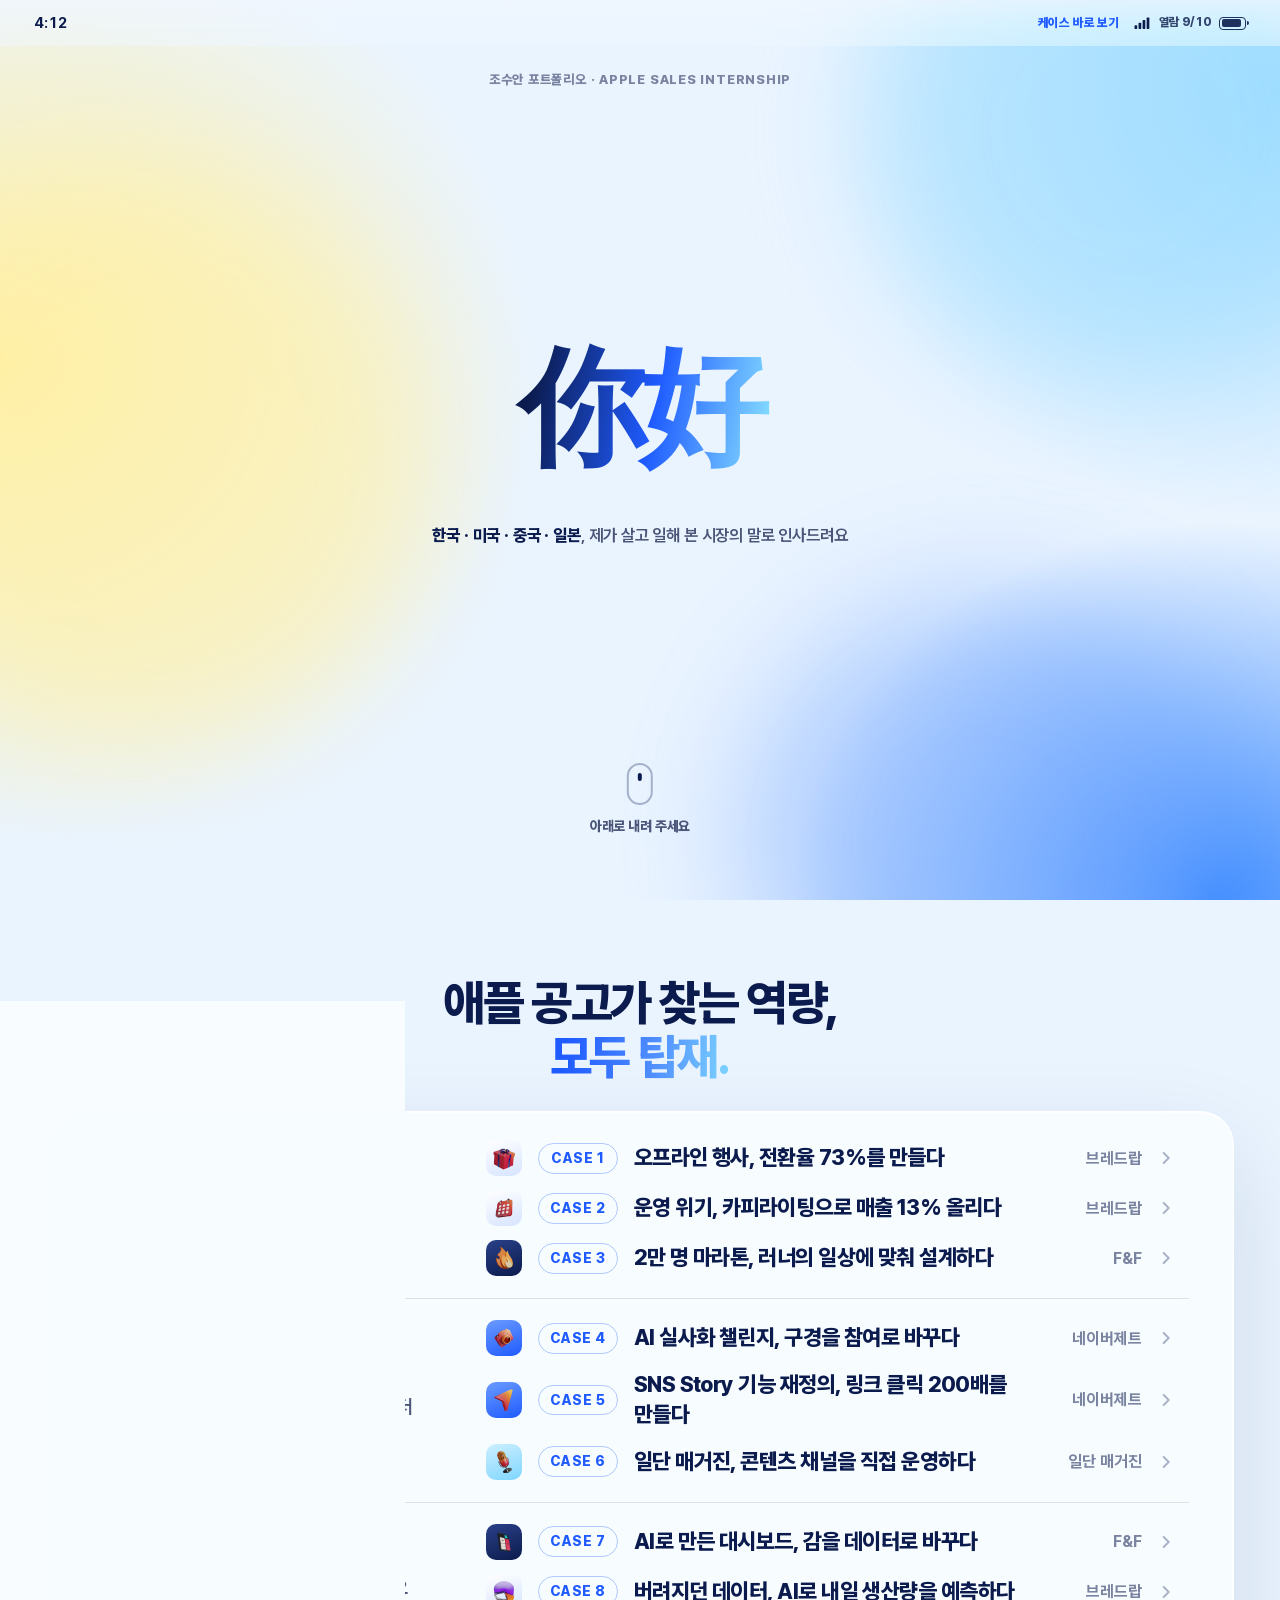
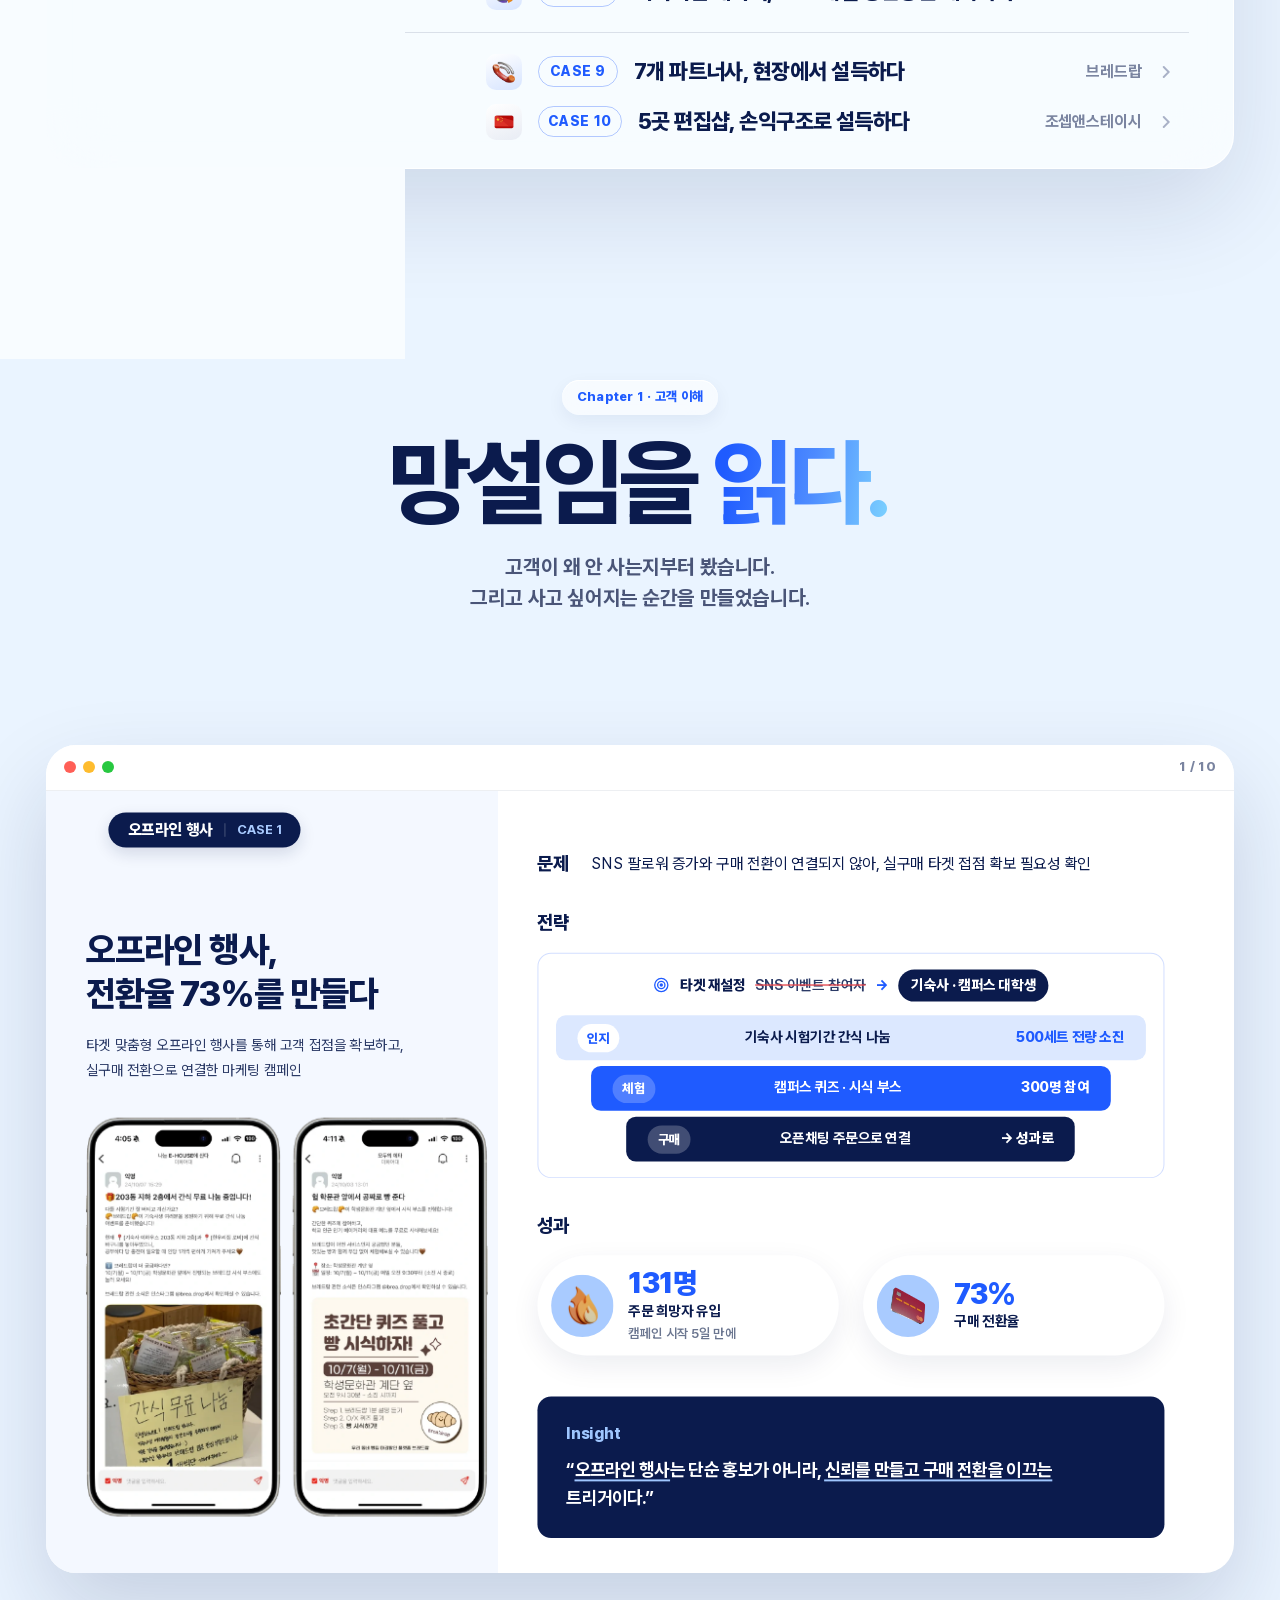
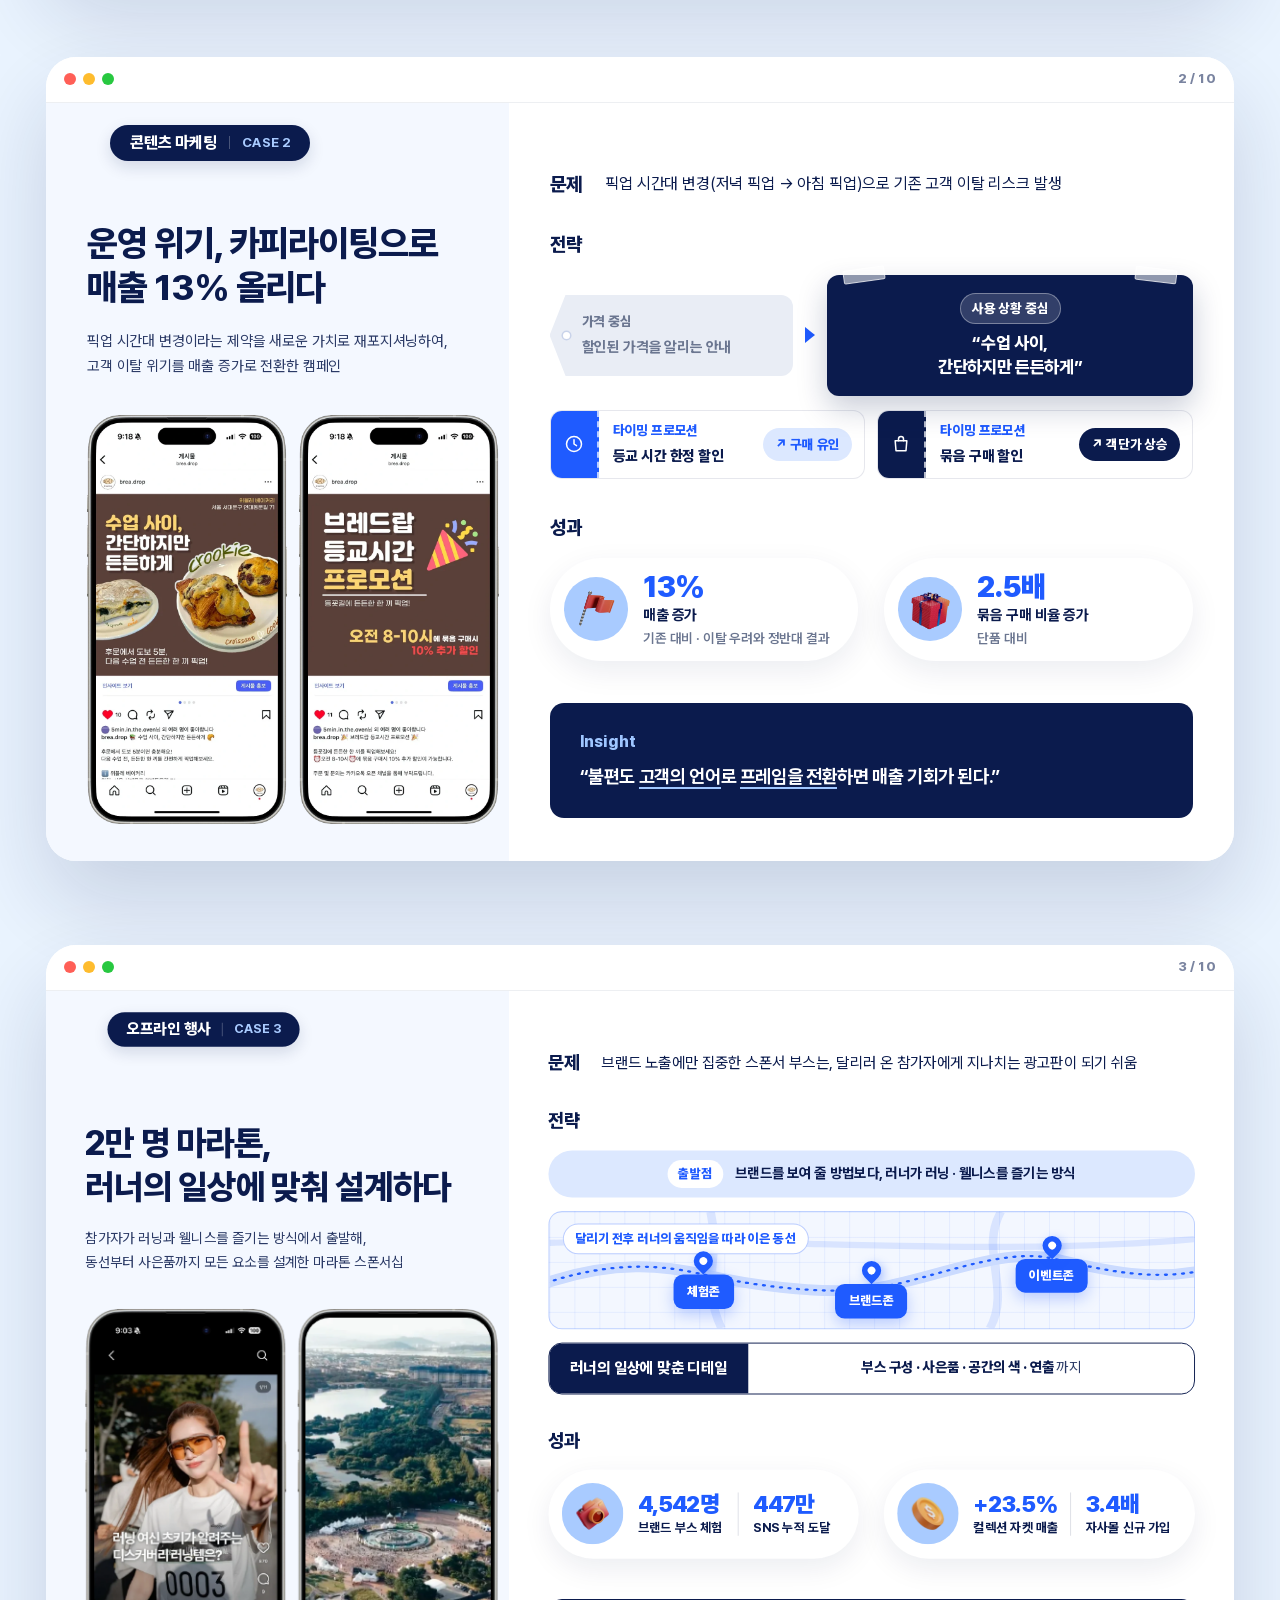
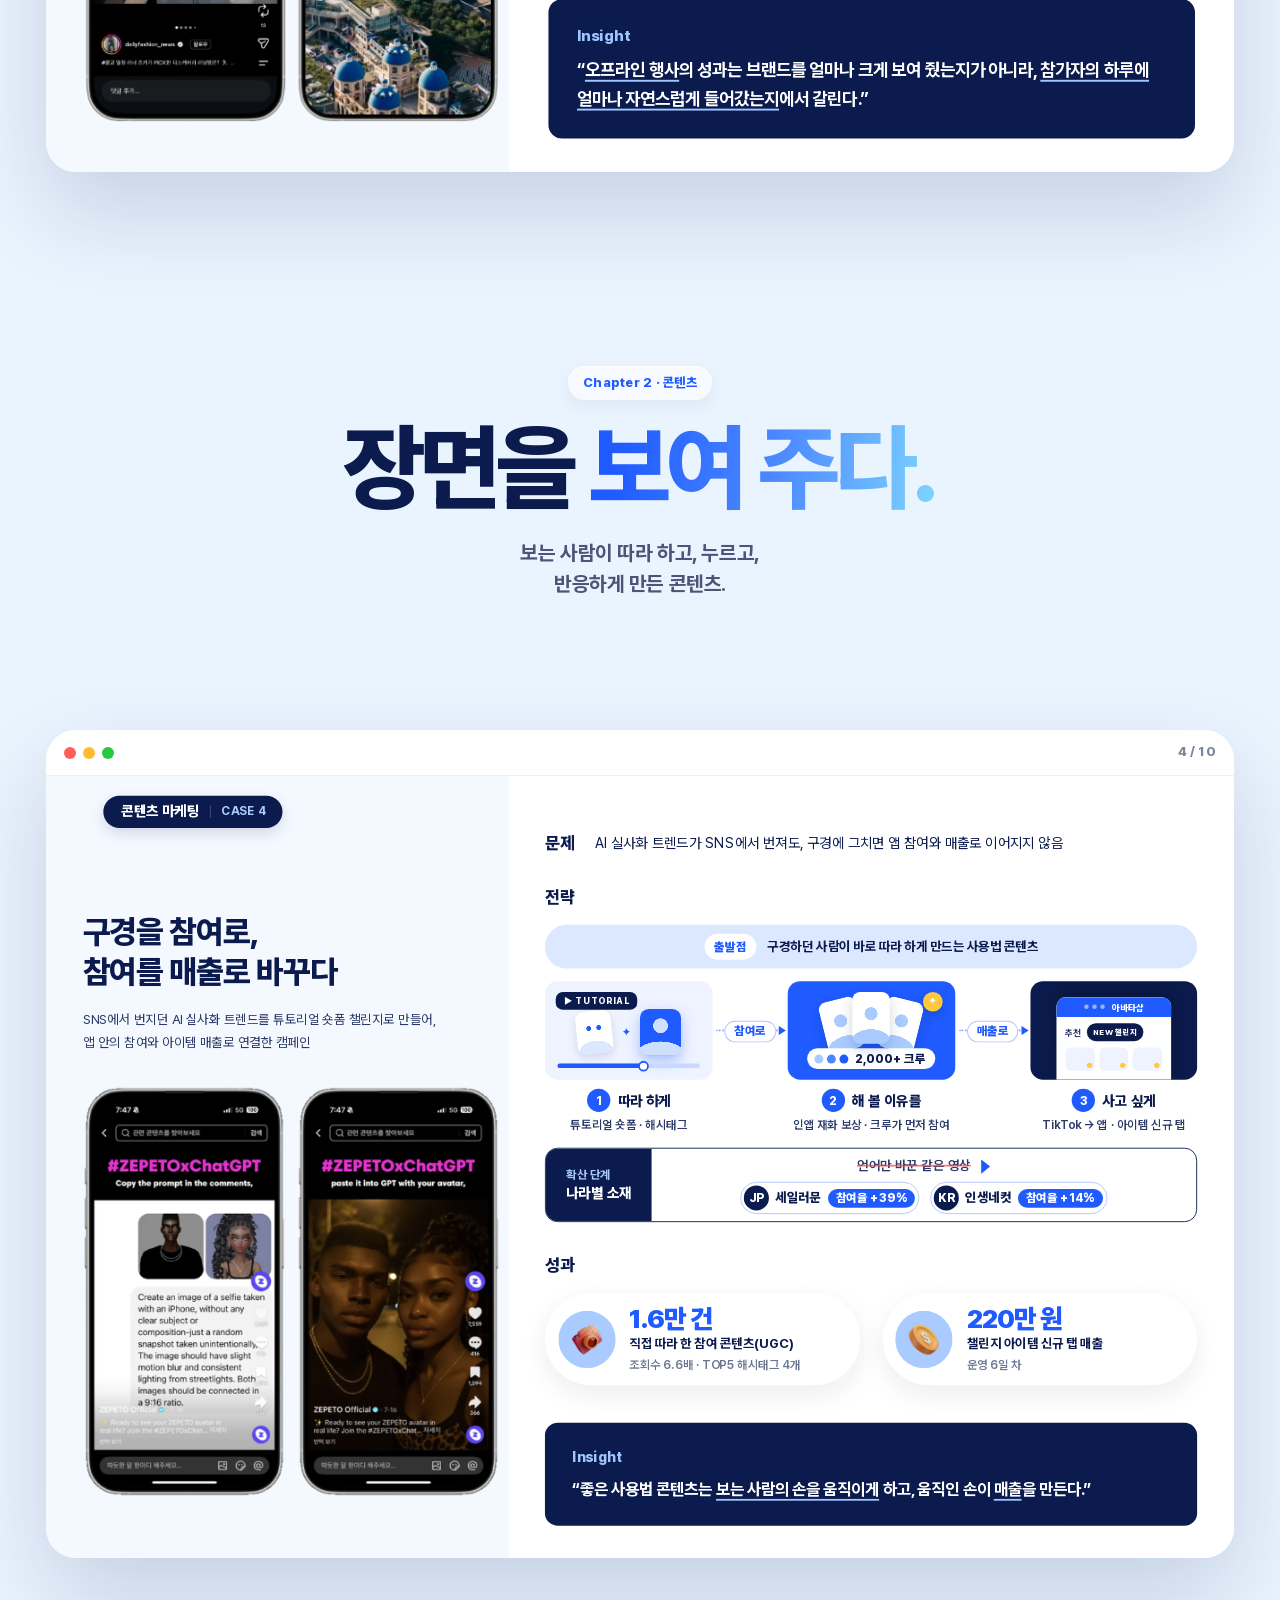
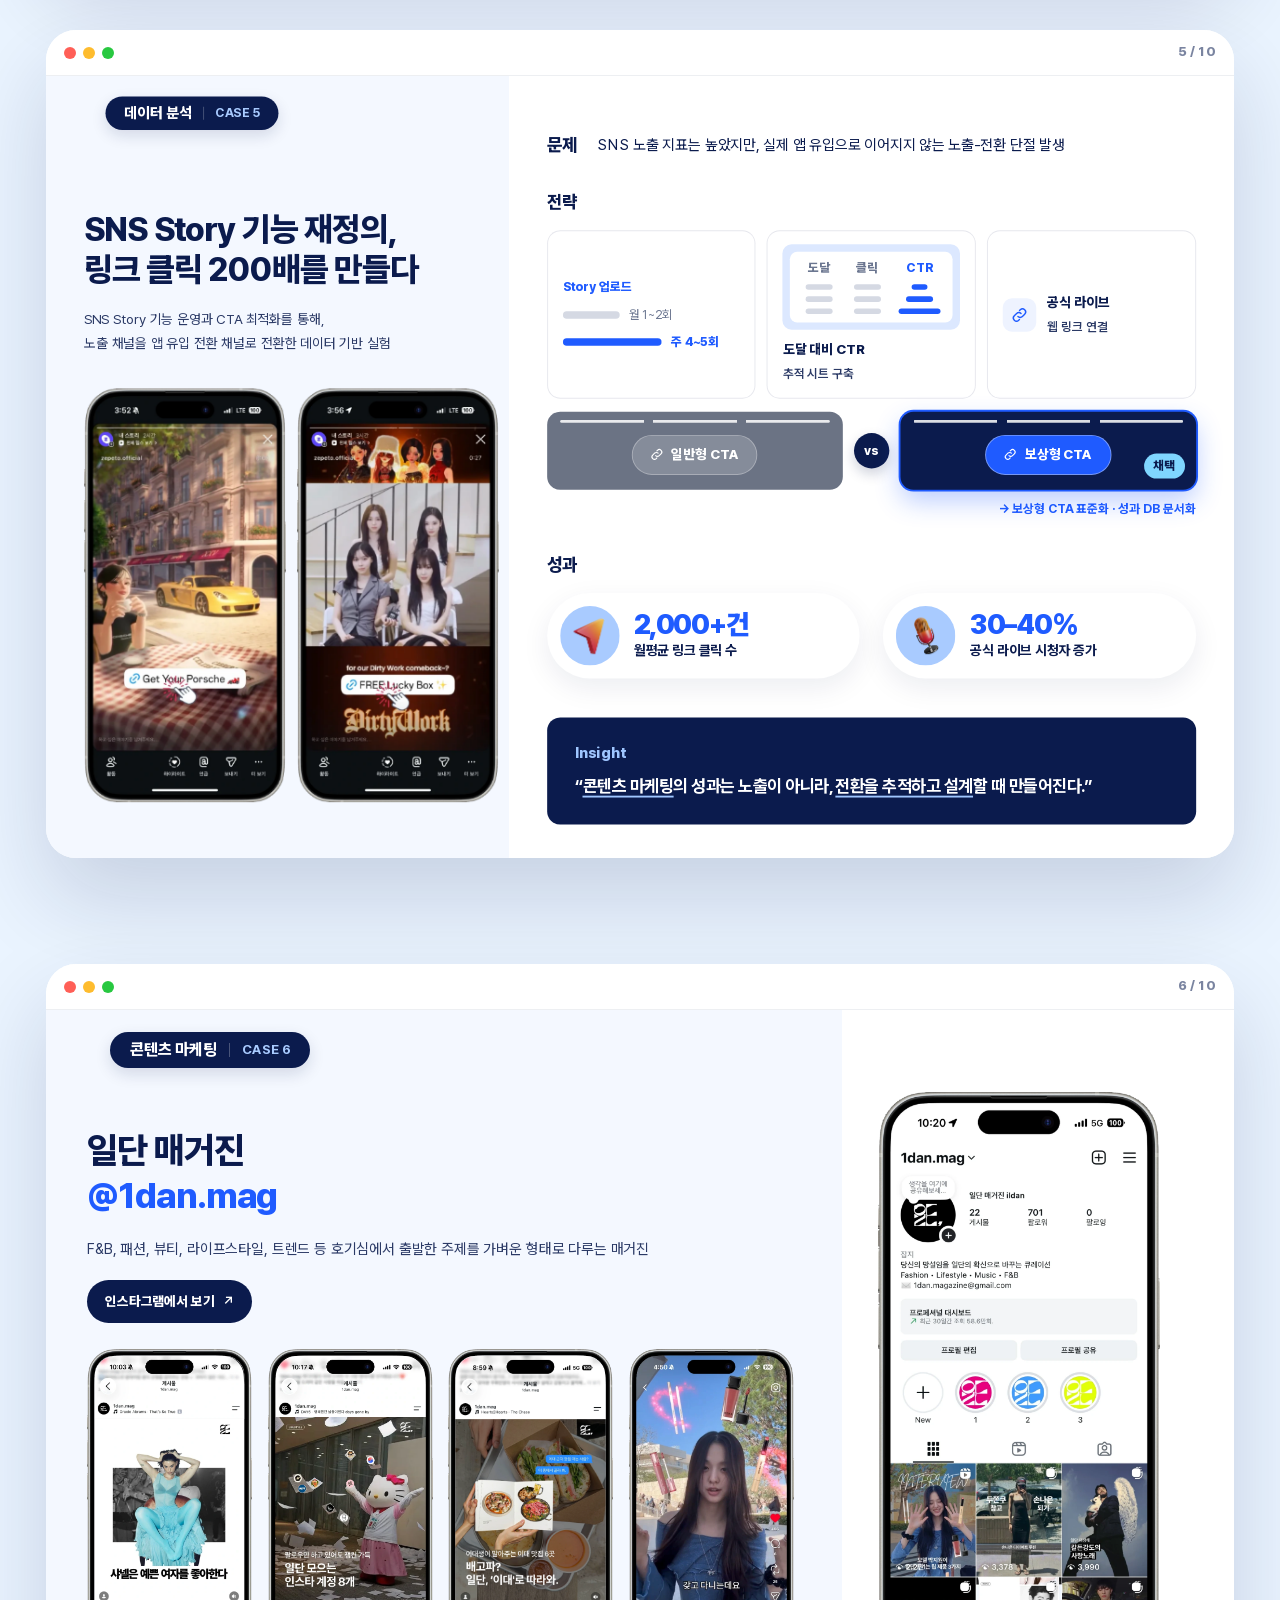
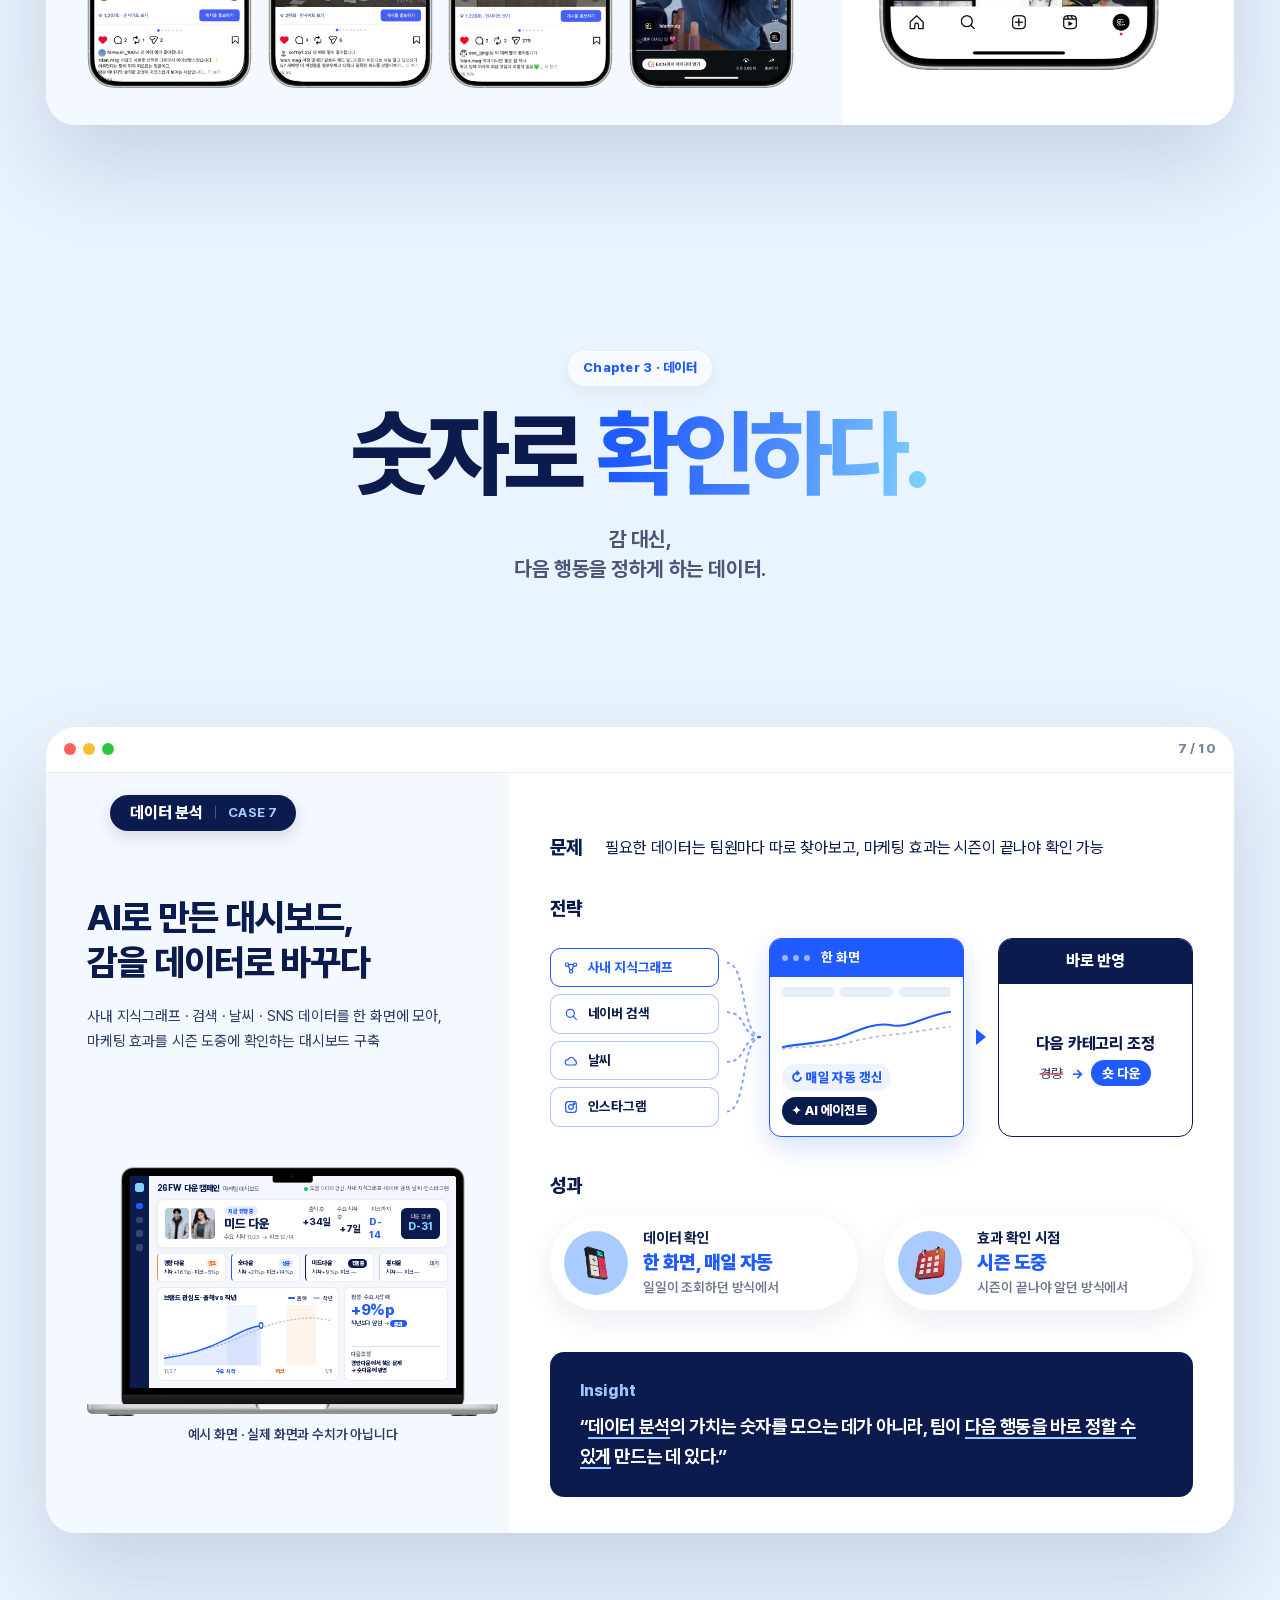
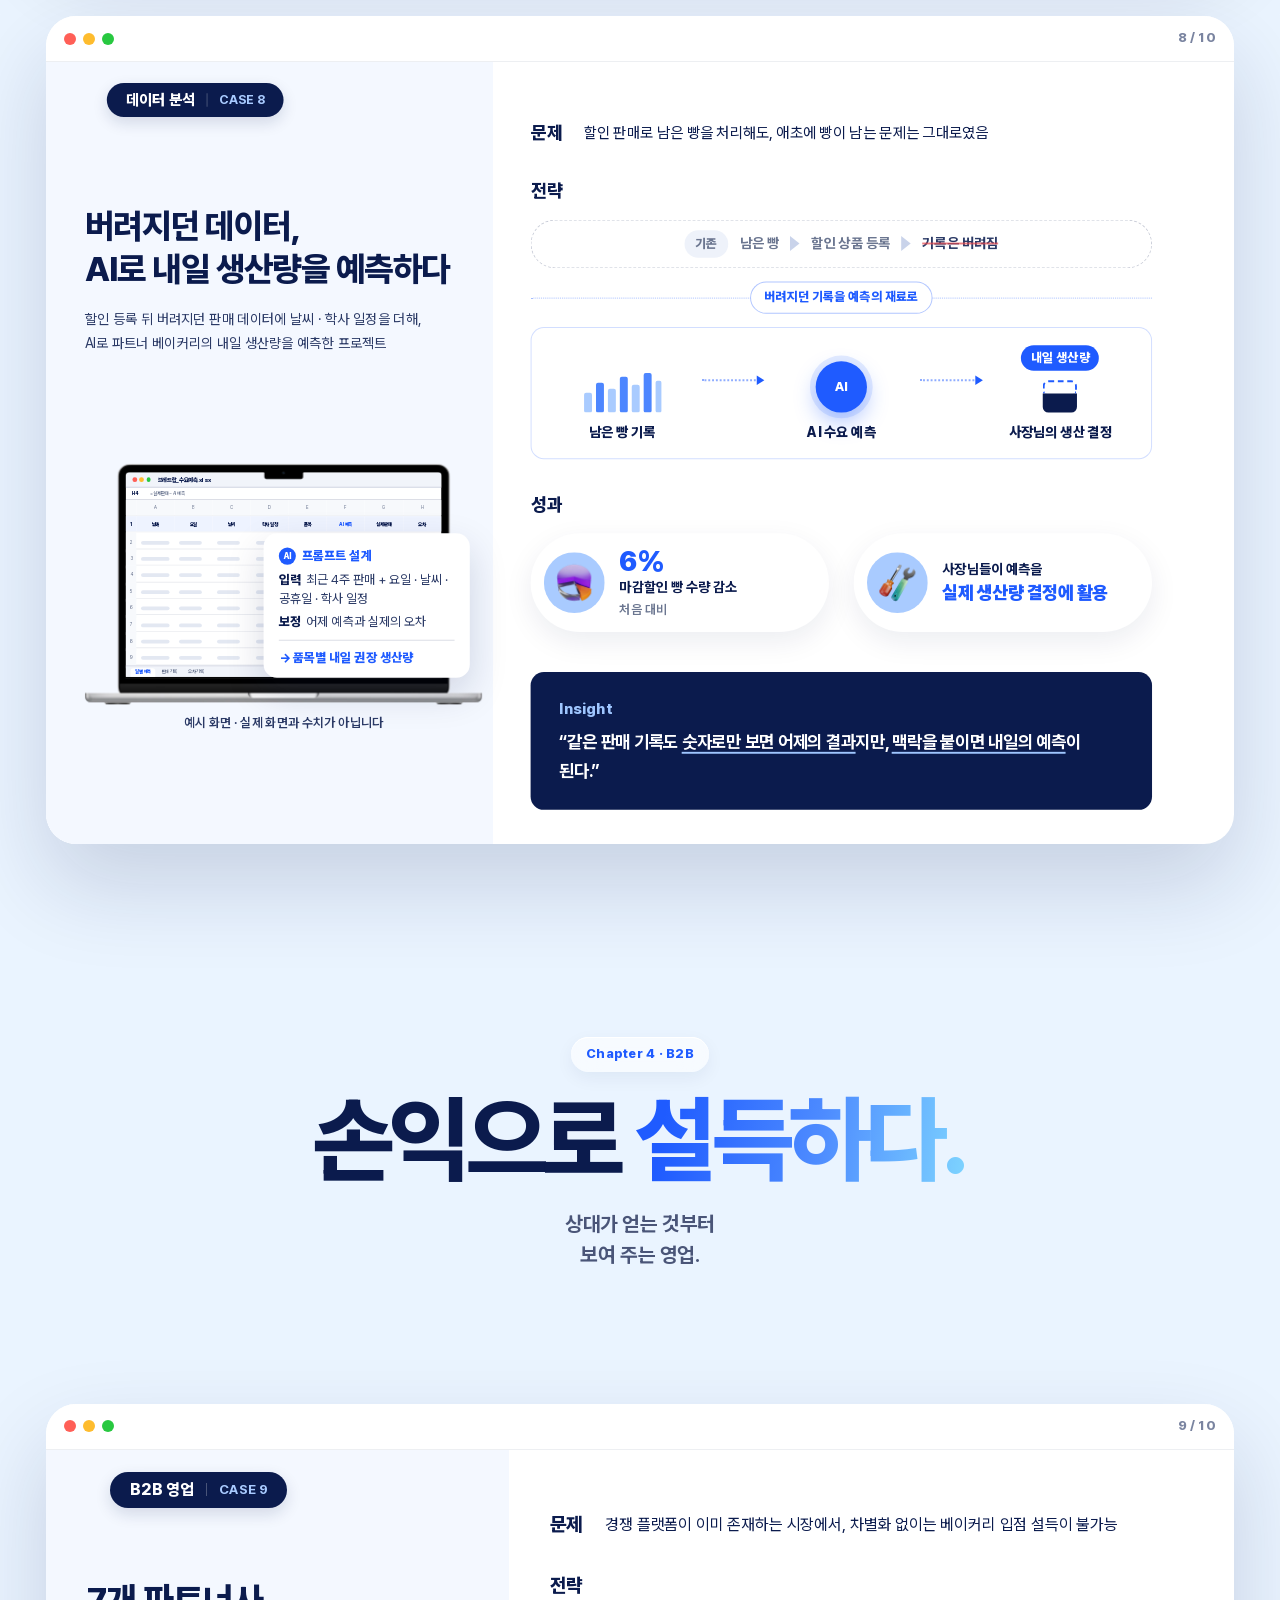
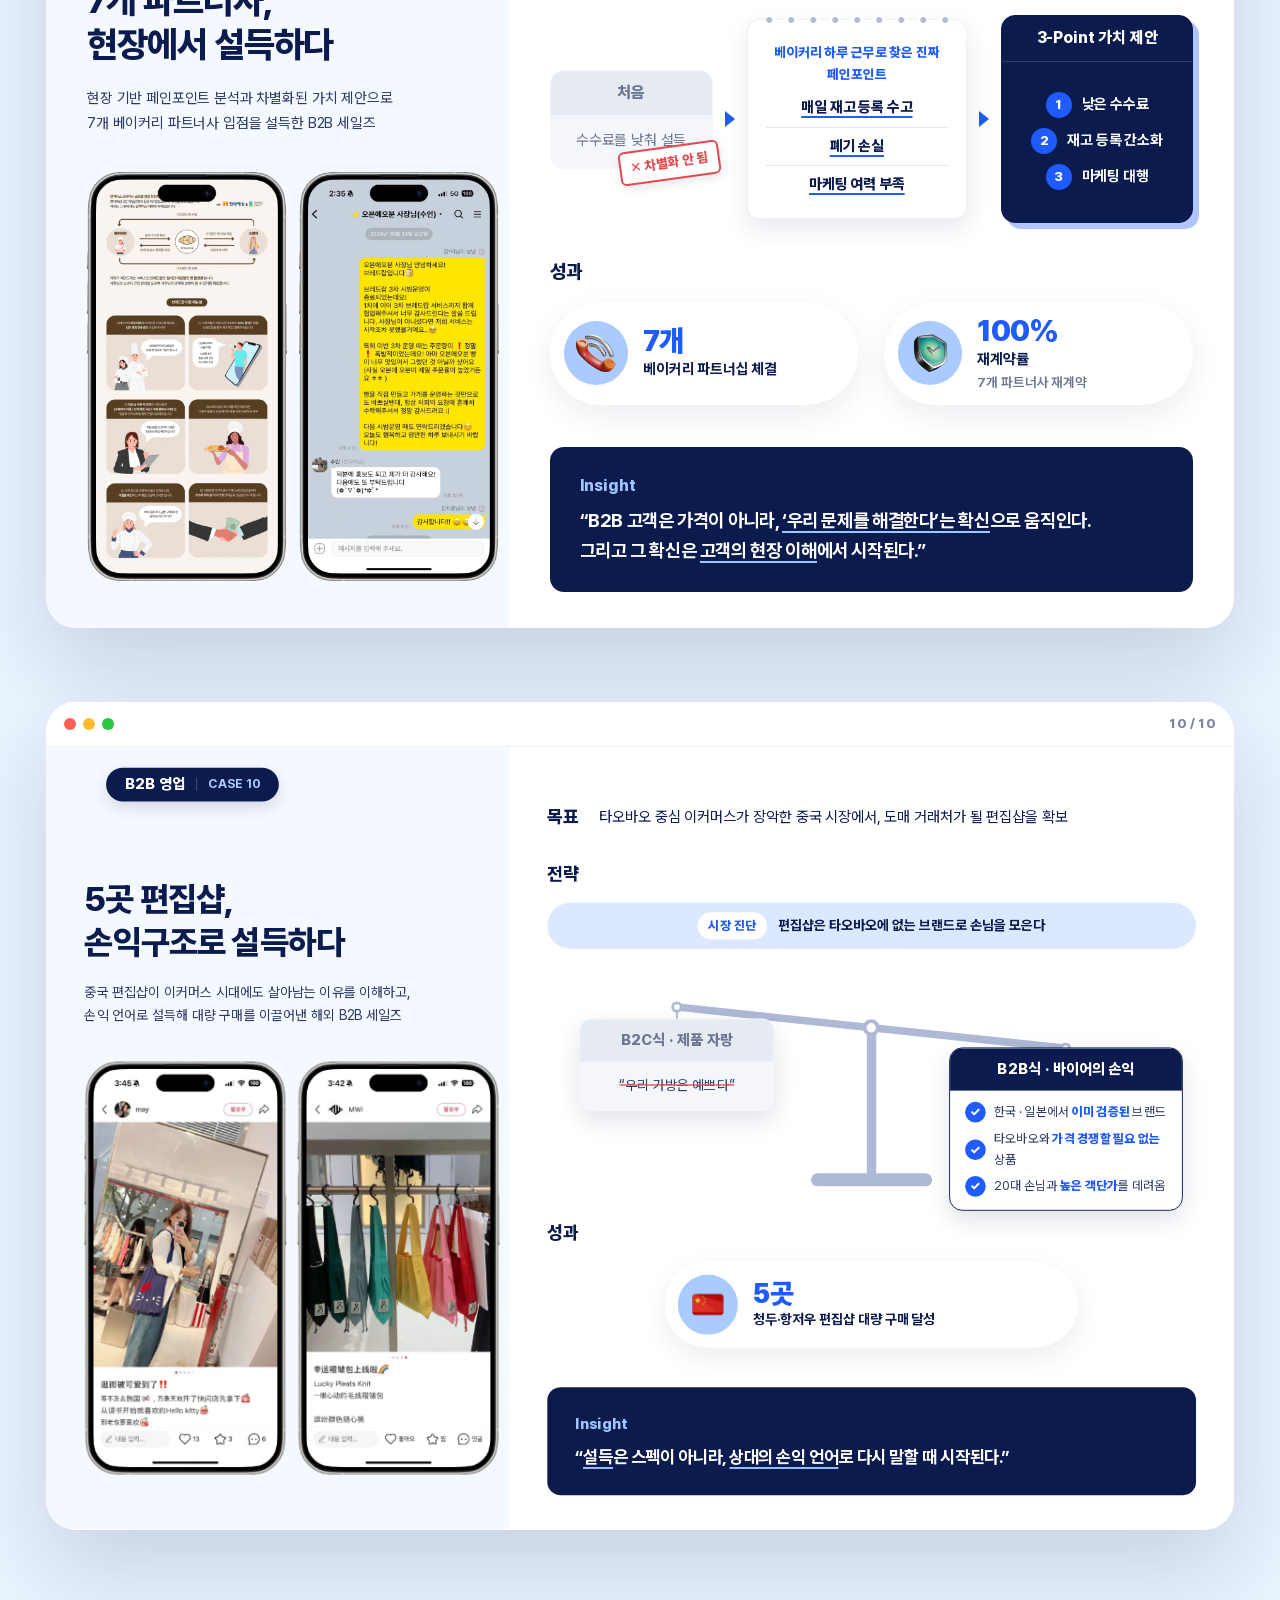
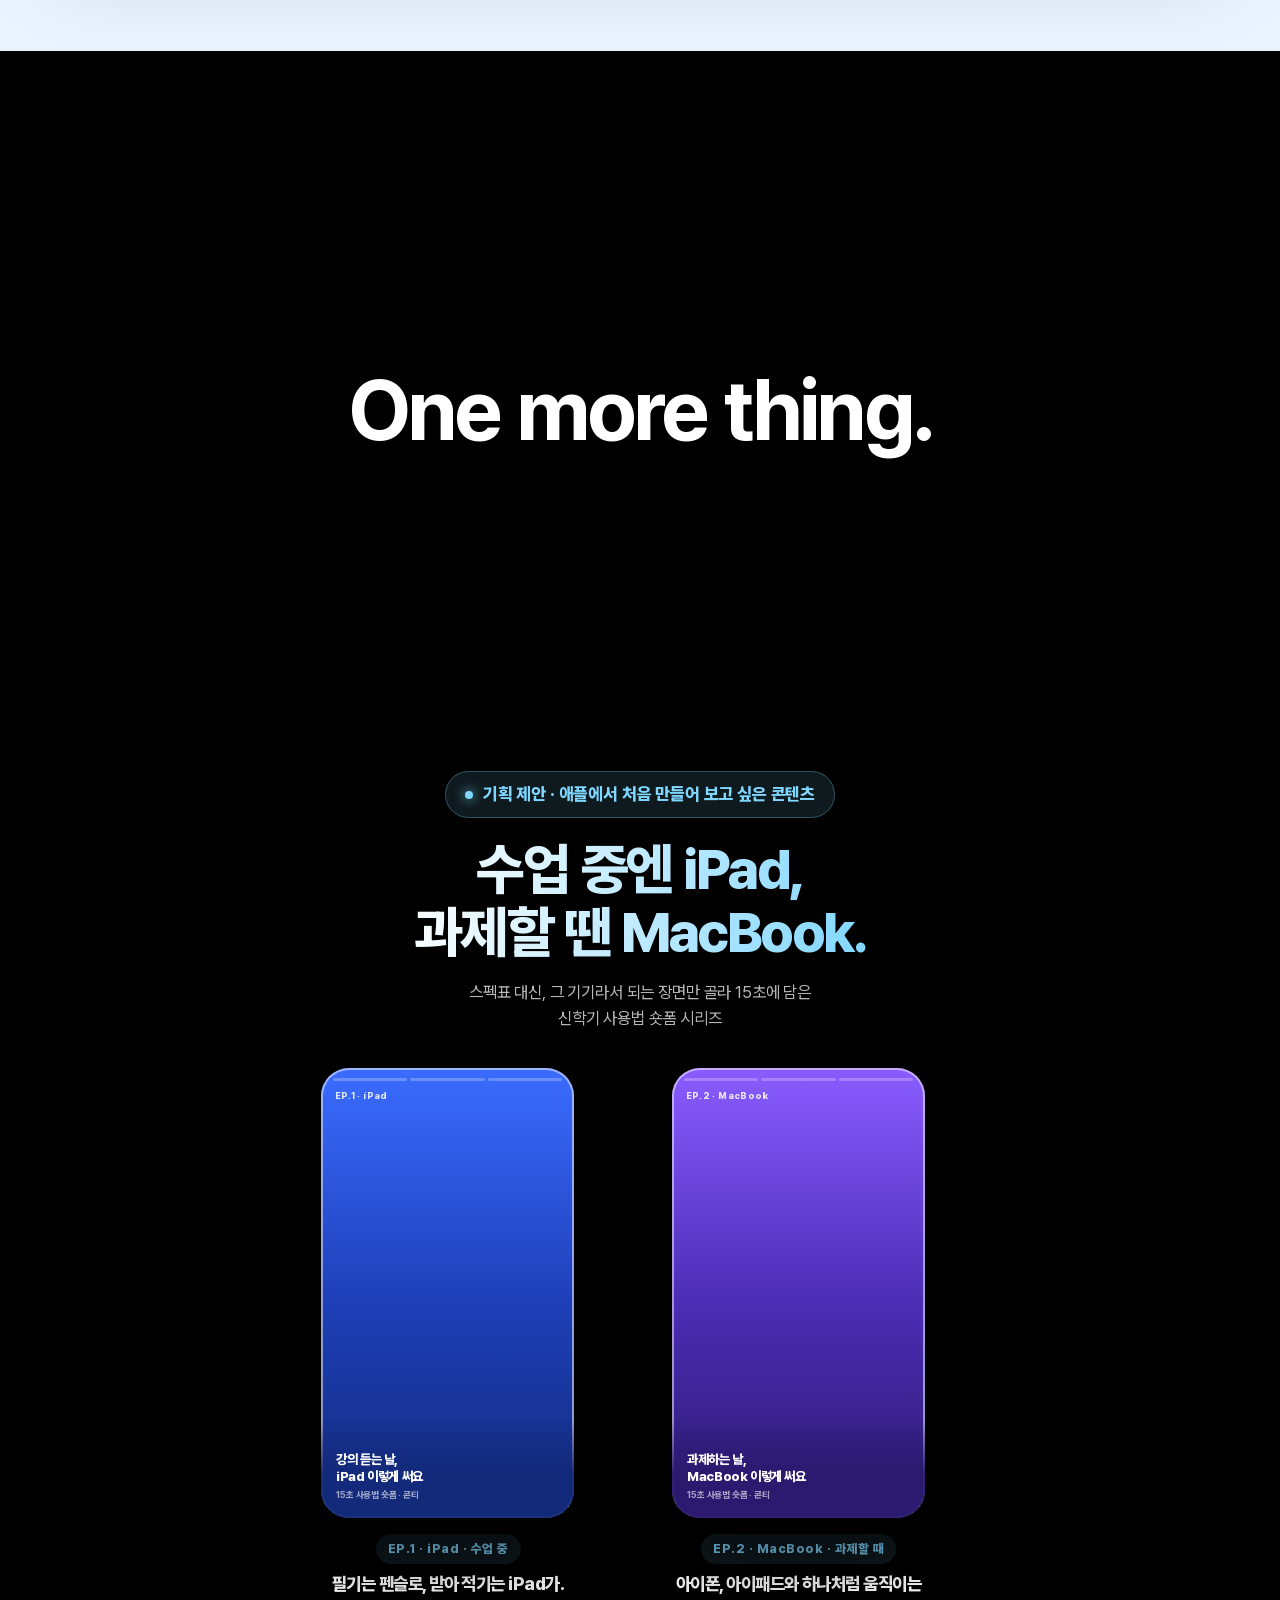
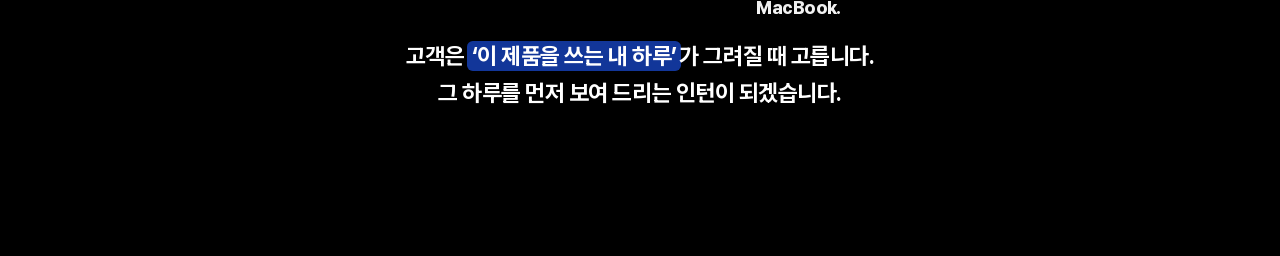
<file: apple/index.html>
<!DOCTYPE html>
<html lang="ko">
<head>
<meta charset="utf-8">
<meta name="viewport" content="width=device-width, initial-scale=1">
<title>조수안 포트폴리오 · Apple Sales Internship</title>
<link rel="stylesheet" href="assets/style.css?v=202611191200">
<style>
/*
  VOICE   playful but calm: the reader just scrolls, each scene plays by itself
  IDEA    meeting her like a new Apple device: hello → spec sheet (what the posting asks, which case shows it) → cases open as apps → one more thing
  PICTURE glass panels over a soft wallpaper; cases open as app windows; two storyboards that play like shorts
  COLOUR  her blue / navy / sky palette on a light wallpaper; one black band for the finale
  LAYOUT  one long scroll; scenes start when they come into view; ten app windows in reading order
*/
:root { --nav-h: 46px; --a-navy: #0B1B4D; --a-blue: #1F5BFF; --a-sky: #7FD6FF; --a-dim: #4A5578; --a-mute: #7A84A0; --a-ease: cubic-bezier(.22,1,.36,1); --a-spring: cubic-bezier(.34,1.32,.5,1); --a-grad: linear-gradient(100deg, #1F5BFF 10%, #4D8BFF 55%, #7FD6FF 100%); }
html { scroll-behavior: smooth; scroll-padding-top: 0; scroll-snap-type: none !important; }   /* each screen carries the nav height in its own padding, so anchors land at the very top */
body.ap { color: var(--a-navy); overflow-x: clip; }
:where(body.ap button) { font: inherit; color: inherit; background: none; border: 0; cursor: pointer; padding: 0; }
:where(body.ap a) { color: inherit; text-decoration: none; }
body.ap i, body.ap em { font-style: normal; }
body.ap :focus { outline: none; } body.ap :focus-visible { outline: 3px solid rgba(31,91,255,.45); outline-offset: 3px; border-radius: 8px; }
.wall { position: fixed; inset: 0; z-index: -1; pointer-events: none; overflow: hidden; }
.wall i { position: absolute; border-radius: 50%; filter: blur(60px); opacity: .55; animation: drift 18s ease-in-out infinite alternate; }
.wall .b1 { width: 46vw; height: 46vw; left: -12vw; top: 18vh; background: #FFF0A6; }
.wall .b2 { width: 40vw; height: 40vw; right: -8vw; top: -14vh; background: #9FDDFF; animation-delay: -6s; }
.wall .b3 { width: 38vw; height: 38vw; right: 4vw; bottom: -20vh; background: #6FA4FF; opacity: .45; animation-delay: -11s; }
@keyframes drift { to { transform: translate(4vw, -3vh) scale(1.08); } }
.wrap { width: min(1320px, 100% - 2 * max(3vw, 18px)); margin-inline: auto; }
.win .wrap, .spec .wrap { width: min(1600px, 100% - 2 * clamp(28px, 3.6vw, 60px)); }
.rv { opacity: 0; transform: translateY(26px); transition: opacity .9s var(--a-ease), transform .9s var(--a-ease); }
.rv.is-in { opacity: 1; transform: none; }

/* ---------- status bar: clock · battery (= cases read) ---------- */
.sb { position: fixed; left: 0; right: 0; top: 0; z-index: 900; height: 46px; display: grid; grid-template-columns: 1fr auto; align-items: center; padding: 0 clamp(16px, 3vw, 34px); font-weight: 700; font-size: 15px; background: linear-gradient(rgba(240,246,255,.82), rgba(240,246,255,.55)); backdrop-filter: blur(16px) saturate(1.6); -webkit-backdrop-filter: blur(16px) saturate(1.6); transition: background .5s, color .5s; }
body.is-dark .sb { background: linear-gradient(rgba(0,0,0,.8), rgba(0,0,0,.5)); color: #fff; }
.sb__time { justify-self: start; font-variant-numeric: tabular-nums; }
.sb__sys { justify-self: end; display: flex; align-items: center; gap: 8px; }
.sb__sys svg { width: 18px; height: 18px; fill: currentColor; }
.sb__skip { font-size: 12.5px; font-weight: 800; color: var(--a-blue); margin-right: 6px; transition: opacity .4s; }
body.past-setup .sb__skip { opacity: 0; pointer-events: none; }
.batt { display: inline-flex; align-items: center; gap: 7px; }
.batt b { font-size: 12px; font-weight: 800; opacity: .8; font-variant-numeric: tabular-nums; }
.batt__b { position: relative; width: 27px; height: 13px; border: 1.5px solid currentColor; border-radius: 4px; opacity: .9; }
.batt__b::after { content: ""; position: absolute; right: -4px; top: 3px; width: 2px; height: 4px; border-radius: 0 2px 2px 0; background: currentColor; }
.batt__b i { position: absolute; left: 1.5px; top: 1.5px; bottom: 1.5px; width: 0; border-radius: 2px; background: currentColor; transition: width .8s var(--a-ease), background .4s; }
body.is-full .batt__b i { background: #34C759; }

/* ---------- 01 hello ---------- */
.hello { position: relative; min-height: 100svh; display: flex; flex-direction: column; align-items: center; justify-content: center; text-align: center; padding: 80px 20px 120px; }
.hello__brand { font-family: var(--font); position: absolute; left: 0; right: 0; top: 70px; font-size: 13px; font-weight: 800; letter-spacing: .06em; color: var(--a-mute); }
.hello__stage { display: grid; place-items: center; height: clamp(110px, 15vw, 210px); }
.hello__w { grid-area: 1 / 1; font-size: clamp(64px, 10vw, 156px); font-weight: 800; letter-spacing: -0.045em; line-height: 1.1; padding: 0 .06em; background: linear-gradient(100deg, var(--a-navy) 10%, var(--a-blue) 55%, var(--a-sky) 95%); -webkit-background-clip: text; background-clip: text; color: transparent; opacity: 0; transform: translateY(18px) scale(.98); filter: blur(10px); transition: opacity .9s var(--a-ease), transform .9s var(--a-ease), filter .9s var(--a-ease); }
.hello__w.on { opacity: 1; transform: none; filter: none; }
.hello__sub { margin-top: 18px; font-size: clamp(15px, 1.3vw, 19px); font-weight: 600; color: var(--a-dim); }
.hello__sub b { color: var(--a-navy); font-weight: 800; }
.hello__hint { position: absolute; left: 50%; bottom: clamp(36px, 7vh, 70px); transform: translateX(-50%); display: flex; flex-direction: column; align-items: center; gap: 10px; font-size: 14px; font-weight: 800; color: var(--a-dim); }
.hello__hint i { width: 26px; height: 42px; border-radius: 999px; border: 2px solid rgba(11,27,77,.3); position: relative; }
.hello__hint i::after { content: ""; position: absolute; left: 50%; top: 8px; width: 4px; height: 8px; margin-left: -2px; border-radius: 4px; background: var(--a-navy); animation: wheel 1.6s ease-in-out infinite; }
@keyframes wheel { 60% { transform: translateY(12px); opacity: 0; } 61% { transform: none; opacity: 0; } 100% { opacity: 1; } }

/* ---------- spec sheet: what the posting asks for, and the cases that show it ---------- */
.spec { min-height: 100svh; box-sizing: border-box; display: flex; align-items: center; padding: calc(var(--nav-h) + 22px) 0 22px; }
.spec__head { text-align: center; }
.pill { display: inline-block; font-size: 13px; font-weight: 800; color: var(--a-blue); letter-spacing: .02em; padding: 7px 15px; border-radius: 999px; background: rgba(255,255,255,.6); backdrop-filter: blur(14px); -webkit-backdrop-filter: blur(14px); box-shadow: 0 6px 18px rgba(11,27,77,.06), inset 0 1px 0 #fff; }
.spec__h { margin-top: 0; font-size: clamp(34px, 3.8vw, 56px); font-weight: 800; letter-spacing: -0.05em; line-height: 1.1; }
.spec__h em { background: var(--a-grad); -webkit-background-clip: text; background-clip: text; color: transparent; padding-right: .04em; }
.spec__s { margin-top: 18px; font-size: clamp(16px, 1.4vw, 20px); font-weight: 700; color: var(--a-dim); line-height: 1.5; letter-spacing: -0.02em; }
.spec__box { margin-top: clamp(20px, 3vh, 30px); background: rgba(255,255,255,.68); backdrop-filter: blur(30px) saturate(1.6); -webkit-backdrop-filter: blur(30px) saturate(1.6); border: 1px solid rgba(255,255,255,.85); border-radius: 34px; padding: 6px clamp(18px, 3.4vw, 48px); box-shadow: 0 40px 100px rgba(11,27,77,.12), inset 0 1px 0 #fff; }
.sp { position: relative; display: grid; grid-template-columns: minmax(0, 330px) minmax(0, 1fr); gap: clamp(20px, 4vw, 56px); align-items: center; padding: 16px 0; opacity: 0; transform: translateY(16px); transition: opacity .7s var(--a-ease), transform .7s var(--a-ease); }
.sp.is-on { opacity: 1; transform: none; }
.sp + .sp::before { content: ""; position: absolute; left: 0; right: 0; top: 0; height: 1px; background: rgba(11,27,77,.12); }
.sp__k { display: grid; grid-template-columns: 54px minmax(0, 1fr); column-gap: 18px; align-items: center; }
.sp__ico { position: relative; grid-row: span 2; width: 54px; height: 54px; border-radius: 15px; background: linear-gradient(160deg, #5A93FF, #1F5BFF); display: grid; place-items: center; box-shadow: 0 10px 22px rgba(31,91,255,.26), inset 0 1px 0 rgba(255,255,255,.45); }
.sp__ico svg { width: 29px; height: 29px; fill: none; stroke: #fff; stroke-width: 1.8; stroke-linecap: round; stroke-linejoin: round; }
.sp__ok { position: absolute; right: -6px; bottom: -6px; width: 22px; height: 22px; border-radius: 50%; background: #34C759; box-shadow: 0 0 0 3px #fff; transform: scale(0); transition: transform .5s .35s var(--a-spring); }
.sp__ok::after { content: ""; position: absolute; left: 8px; top: 4.5px; width: 4.5px; height: 9px; border: solid #fff; border-width: 0 2.4px 2.4px 0; transform: rotate(45deg); }
.sp.is-on .sp__ok { transform: none; }
.sp__k h3 { font-size: clamp(26px, 2.4vw, 34px); font-weight: 800; letter-spacing: -0.04em; line-height: 1.2; }
.sp__k p { margin-top: 6px; font-size: 19px; font-weight: 600; color: var(--a-dim); line-height: 1.5; letter-spacing: -0.01em; }
.sp__cs { display: grid; gap: 2px; }
.spc { display: grid; grid-template-columns: 36px auto minmax(0, 1fr) auto 18px; align-items: center; gap: 16px; padding: 6px 14px; border-radius: 16px; transition: background .25s, box-shadow .25s; }
.spc:hover { background: #fff; box-shadow: 0 6px 18px rgba(11,27,77,.08); }
.spc .ic { width: 36px; border-radius: 10px; box-shadow: none; }
.spc .ic img { filter: none; }
.spc__n { min-width: 80px; text-align: center; font-size: 14px; font-weight: 800; color: var(--a-blue); border: 1.5px solid rgba(31,91,255,.32); border-radius: 999px; padding: 3px 9px; letter-spacing: .04em; white-space: nowrap; }
.spc__t { font-size: 22px; font-weight: 800; letter-spacing: -0.025em; line-height: 1.35; }
.spc__p { font-size: 16px; font-weight: 700; color: var(--a-mute); white-space: nowrap; }
.spc__go { width: 18px; height: 18px; fill: none; stroke: #A9B1C7; stroke-width: 2.2; stroke-linecap: round; stroke-linejoin: round; transition: transform .25s, stroke .25s; }
.spc:hover .spc__go { transform: translateX(3px); stroke: var(--a-blue); }

/* ---------- chapter titles ---------- */
.chap { padding: clamp(130px, 20vh, 210px) 0 clamp(50px, 8vh, 80px); text-align: center; }
.chap__eye { display: inline-block; font-size: 13px; font-weight: 800; color: var(--a-blue); letter-spacing: .02em; padding: 7px 15px; border-radius: 999px; background: rgba(255,255,255,.6); backdrop-filter: blur(14px); box-shadow: 0 6px 18px rgba(11,27,77,.06), inset 0 1px 0 #fff; }
.chap__h { margin-top: 18px; font-size: clamp(52px, 7.4vw, 108px); font-weight: 800; letter-spacing: -0.055em; line-height: 1.05; }
.chap__h em { background: var(--a-grad); -webkit-background-clip: text; background-clip: text; color: transparent; padding-right: .04em; }
.chap__s { margin: 20px auto 0; font-size: clamp(17px, 1.6vw, 22px); font-weight: 700; color: var(--a-dim); line-height: 1.5; letter-spacing: -0.02em; }

/* ---------- cases open as app windows ---------- */
.ic { position: relative; width: 60px; aspect-ratio: 1; border-radius: 24%; display: inline-flex; align-items: center; justify-content: center; box-shadow: 0 12px 26px rgba(11,27,77,.16), inset 0 1px 0 rgba(255,255,255,.6); }
.ic img { width: 72%; height: 72%; object-fit: contain; filter: drop-shadow(0 6px 8px rgba(0,0,0,.18)); }
.win { min-height: 100svh; box-sizing: border-box; display: flex; align-items: center; padding: calc(var(--nav-h) + 12px) 0 12px; }
.win .wrap { flex: 0 0 auto; }
.fit { transform-origin: 0 0; }
.win__frame { border-radius: 34px; overflow: hidden; background: #fff; box-shadow: 0 40px 90px rgba(11,27,77,.16); transform: scale(.9) translateY(40px); opacity: 0; transform-origin: 50% 0; transition: transform .9s var(--a-ease), opacity .7s var(--a-ease), border-radius .9s; }
.win.is-open .win__frame { transform: none; opacity: 1; border-radius: 30px; }
.win__bar { display: grid; grid-template-columns: 1fr auto; align-items: center; gap: 12px; padding: 12px 18px; border-bottom: 1px solid rgba(11,27,77,.07); background: rgba(255,255,255,.9); }
.win__dots { display: flex; gap: 7px; }
.win__dots i { width: 12px; height: 12px; border-radius: 50%; background: #FF5F57; } .win__dots i:nth-child(2) { background: #FEBC2E; } .win__dots i:nth-child(3) { background: #28C840; }
.win__n { justify-self: end; font-size: 13px; font-weight: 800; color: var(--a-mute); font-variant-numeric: tabular-nums; }
.win .case { background: linear-gradient(90deg, #F4F8FF 0 39%, #fff 39%); min-height: 0 !important; height: auto !important; overflow: visible !important; align-items: center !important; padding-inline: clamp(22px, 3.2vw, 46px); padding-block: clamp(60px, 7vh, 76px) clamp(28px, 4vh, 40px) !important; }
.win .case > * { transform: none !important; }
.win .phone { cursor: default; }
.win .case--mag { grid-template-columns: minmax(0, 67fr) minmax(0, 33fr); background: linear-gradient(90deg, #F4F8FF 0 67%, #fff 67%); }
@media (max-width: 1100px) { .win .case, .win .case--mag { background: #fff; } .win .case--mag { grid-template-columns: 1fr; } }
.mgl { display: inline-flex; align-items: center; gap: 6px; margin-top: 26px; align-self: flex-start; min-height: 46px; padding: 0 20px; border-radius: 999px; background: var(--a-navy); color: #fff; font-size: 15px; font-weight: 800; }
.mg { display: flex; flex-direction: column; align-items: center; gap: 26px; }
.mg__ph { display: flex; justify-content: center; align-items: flex-end; gap: clamp(14px, 2vw, 28px); }
.mg__ph .phone { width: clamp(160px, 16vw, 240px); height: auto; }
.mg__ph .phone:last-child { transform: translateY(-24px) !important; }
.mg__st { display: flex; flex-wrap: wrap; justify-content: center; gap: 10px; }
.mg__st span { display: inline-flex; align-items: baseline; gap: 8px; padding: 10px 18px; border-radius: 999px; background: #F4F8FF; font-size: 14px; font-weight: 700; color: var(--a-dim); }
.mg__st b { font-size: 20px; font-weight: 800; color: var(--a-blue); letter-spacing: -0.03em; }

/* ---------- one more thing: one storyboard per device ---------- */
.omt { margin-top: clamp(80px, 12vh, 130px); background: #000; color: #fff; padding-bottom: clamp(110px, 16vh, 170px); }
.omt__line { height: 80vh; display: grid; place-items: center; font-size: clamp(46px, 6.6vw, 96px); font-weight: 700; letter-spacing: -0.045em; }
.omt__line span { opacity: 0; transform: scale(.96); filter: blur(8px); transition: opacity 1.4s var(--a-ease), transform 1.4s var(--a-ease), filter 1.4s var(--a-ease); }
.omt__line.is-in span { opacity: 1; transform: none; filter: none; }
.omt__head { text-align: center; }
.omt__eye { display: inline-flex; align-items: center; gap: 10px; font-size: clamp(15px, 1.35vw, 19px); font-weight: 800; letter-spacing: -0.01em; color: var(--a-sky); padding: 10px 20px; border-radius: 999px; background: rgba(127,214,255,.12); box-shadow: inset 0 0 0 1px rgba(127,214,255,.28); }
.omt__eye::before { content: ""; width: 8px; height: 8px; border-radius: 50%; background: var(--a-sky); box-shadow: 0 0 12px var(--a-sky); }
.omt__t { margin-top: 20px; font-size: clamp(34px, 4.4vw, 60px); font-weight: 800; letter-spacing: -0.045em; line-height: 1.12; background: linear-gradient(100deg, #fff 30%, var(--a-sky) 70%, #8FB6FF); -webkit-background-clip: text; background-clip: text; color: transparent; }
.omt__s { margin-top: 14px; font-size: clamp(15px, 1.3vw, 19px); color: rgba(255,255,255,.72); line-height: 1.6; }
.eps { margin: clamp(28px, 4vh, 44px) auto 0; display: flex; justify-content: center; align-items: flex-start; gap: clamp(28px, 5vw, 72px); }
.ep { display: grid; justify-items: center; gap: 16px; }
.ep__cap { display: grid; justify-items: center; gap: 8px; text-align: center; max-width: 320px; }
.ep__tag { display: inline-block; font-size: 12.5px; font-weight: 800; letter-spacing: .04em; color: var(--a-sky); padding: 5px 12px; border-radius: 999px; background: rgba(127,214,255,.12); }
.ep__h { font-size: clamp(17px, 1.4vw, 21px); font-weight: 800; letter-spacing: -0.03em; line-height: 1.35; }

/* the 9:16 storyboard card · everything inside is sized in cqw so it scales with the card */
.ct { position: relative; width: clamp(230px, calc(50vh * 9 / 16), 300px); aspect-ratio: 9 / 16; container-type: inline-size; border-radius: 28px; overflow: hidden; isolation: isolate; background: linear-gradient(180deg, #3B6CFF, #1E3FB8 52%, #132A7A); box-shadow: inset 0 0 0 2px rgba(255,255,255,.5), 0 40px 80px rgba(0,0,0,.6); }
.ct--mac { background: linear-gradient(180deg, #8A5CFF, #4B2DB5 52%, #2B1A6E); }
.ct__bars { position: absolute; z-index: 6; left: 4.6cqw; right: 4.6cqw; top: 4cqw; display: grid; grid-template-columns: repeat(3, 1fr); gap: 1.4cqw; }
.ct__bars i { height: 1.1cqw; border-radius: 99px; background: rgba(255,255,255,.25); overflow: hidden; }
.ct__bars i::after { content: ""; display: block; height: 100%; width: 100%; background: #fff; transform: scaleX(0); transform-origin: 0 50%; animation: bar 15s linear infinite; }
.ct__bars i:nth-child(2)::after { animation-name: bar2; } .ct__bars i:nth-child(3)::after { animation-name: bar3; }
@keyframes bar { 0% { transform: scaleX(0); } 33.3% { transform: scaleX(1); } 100% { transform: scaleX(1); } }
@keyframes bar2 { 0%, 33.3% { transform: scaleX(0); } 66.6% { transform: scaleX(1); } 100% { transform: scaleX(1); } }
@keyframes bar3 { 0%, 66.6% { transform: scaleX(0); } 99.9% { transform: scaleX(1); } 100% { transform: scaleX(1); } }
.ct__ep { position: absolute; z-index: 6; left: 5.4cqw; top: 8.4cqw; font-size: 3.6cqw; font-weight: 800; letter-spacing: .04em; color: rgba(255,255,255,.85); }
.ct__foot { position: absolute; z-index: 5; left: 0; right: 0; bottom: 0; padding: 12cqw 6cqw 6cqw; background: linear-gradient(rgba(19,42,122,0), rgba(19,42,122,.94) 55%); }
.ct--mac .ct__foot { background: linear-gradient(rgba(43,26,110,0), rgba(43,26,110,.94) 55%); }
.ct__foot b { display: block; font-size: 5.2cqw; font-weight: 800; letter-spacing: -0.03em; line-height: 1.3; }
.ct__foot small { display: block; margin-top: 1.4cqw; font-size: 3.6cqw; font-weight: 700; color: rgba(255,255,255,.6); }

/* scenes: 3 × 5s, cross-fading; each scene brings its own light */
.sc { position: absolute; inset: 0; opacity: 0; animation: sc 15s infinite; }
.sc--2 { animation-name: sc2; } .sc--3 { animation-name: sc3; }
@keyframes sc { 0%, 31% { opacity: 1; } 33.3%, 98% { opacity: 0; } 100% { opacity: 1; } }
@keyframes sc2 { 0%, 32% { opacity: 0; } 35%, 64% { opacity: 1; } 66.6%, 100% { opacity: 0; } }
@keyframes sc3 { 0%, 65.5% { opacity: 0; } 68.5%, 97.5% { opacity: 1; } 100% { opacity: 0; } }
.sc::before { content: ""; position: absolute; inset: 0; background: radial-gradient(90% 50% at 50% 26%, rgba(170,205,255,.45), transparent 70%); }
.ct--mac .sc::before { background: radial-gradient(90% 50% at 50% 30%, rgba(220,190,255,.4), transparent 70%); }
.cap { position: absolute; z-index: 5; left: 5cqw; right: 5cqw; bottom: 32cqw; text-align: center; font-size: 5.5cqw; font-weight: 800; line-height: 1.4; letter-spacing: -0.02em; color: #fff; text-shadow: 0 1px 2px rgba(0,0,0,.7), 0 4px 18px rgba(0,0,0,.55); animation: capA 15s infinite; }
.sc--2 .cap { animation-name: capB; } .sc--3 .cap { animation-name: capC; }
.cap em { font-style: normal; color: var(--a-sky); }
.cap small { display: inline-block; margin-top: 2cqw; font-size: 3cqw; font-weight: 800; letter-spacing: .02em; color: var(--a-sky); background: rgba(0,0,0,.5); padding: 1cqw 2.6cqw; border-radius: 99px; text-shadow: none; }
@keyframes capA { 0% { opacity: 0; transform: translateY(3cqw); } 4%, 31% { opacity: 1; transform: none; } 33.3%, 100% { opacity: 0; transform: translateY(3cqw); } }
@keyframes capB { 0%, 33.3% { opacity: 0; transform: translateY(3cqw); } 37.5%, 64% { opacity: 1; transform: none; } 66.6%, 100% { opacity: 0; transform: translateY(3cqw); } }
@keyframes capC { 0%, 66.6% { opacity: 0; transform: translateY(3cqw); } 71%, 100% { opacity: 1; transform: none; } }

/* ----- iPad (portrait) ----- */
.ipad { position: absolute; left: 50%; top: 15cqw; width: 68cqw; height: 92cqw; transform: translateX(-50%); border-radius: 7cqw; background: linear-gradient(160deg, #2C3040, #13151E); box-shadow: inset 0 0 0 .5cqw #4C5163, 0 0 0 .3cqw rgba(255,255,255,.08), 0 18cqw 24cqw -10cqw rgba(0,0,0,.8); }
.ipad::before { content: ""; position: absolute; left: 50%; top: 1.4cqw; width: 1.4cqw; height: 1.4cqw; margin-left: -.7cqw; border-radius: 50%; background: #0A0D18; box-shadow: inset 0 0 0 .3cqw #2E3447; }
.ipad__scr { position: absolute; inset: 3.2cqw; border-radius: 4.4cqw; background: #FBFAF5; overflow: hidden; color: #1A2033; }
.ipad__scr::after { content: ""; position: absolute; z-index: 4; left: 50%; bottom: 1.3cqw; width: 22cqw; height: .9cqw; margin-left: -11cqw; border-radius: 99px; background: rgba(0,0,0,.3); }
.ipad--grid .ipad__scr { background-color: #FFFDF6; background-image: linear-gradient(rgba(60,70,120,.13) 1px, transparent 1px), linear-gradient(90deg, rgba(60,70,120,.13) 1px, transparent 1px); background-size: 5.4cqw 5.4cqw; }
.nb { position: relative; z-index: 2; display: flex; align-items: center; justify-content: space-between; height: 8cqw; padding: 0 3cqw; font-size: 3cqw; font-weight: 800; color: #C98E00; background: rgba(255,255,255,.75); border-bottom: 1px solid rgba(0,0,0,.06); }
.nb__ic { display: flex; gap: 1.6cqw; }
.nb__ic i { width: 2.7cqw; height: 2.7cqw; border-radius: 50%; border: .45cqw solid #C98E00; opacity: .85; }
.nb__ic i:nth-child(2) { border-radius: .6cqw; }
.nt { padding: 2.2cqw 3.4cqw 0; display: grid; gap: 2.2cqw; }
.nt__d { font-size: 2.3cqw; font-weight: 700; color: #9AA0B2; text-align: center; letter-spacing: .02em; }
.nt__h { font-size: 5.6cqw; font-weight: 800; letter-spacing: -0.03em; color: #1A2033; }
.ink { display: block; width: 100%; height: auto; }
.ink path { fill: none; stroke: #2F3A8F; stroke-width: 2.4; stroke-linecap: round; stroke-linejoin: round; opacity: .9; }
.rec { position: absolute; z-index: 3; right: 3cqw; top: 10.6cqw; display: inline-flex; align-items: center; gap: 1.5cqw; padding: 1.3cqw 2.4cqw; border-radius: 99px; background: #fff; box-shadow: 0 1cqw 3cqw rgba(0,0,0,.14); font-size: 2.8cqw; font-weight: 800; font-variant-numeric: tabular-nums; color: #1A2033; }
.rec__dot { width: 1.6cqw; height: 1.6cqw; border-radius: 50%; background: #FF3B30; animation: blink 1.2s infinite; }
@keyframes blink { 50% { opacity: .25; } }
.wave { display: inline-flex; align-items: center; gap: .5cqw; height: 2.6cqw; }
.wave i { width: .6cqw; height: 100%; border-radius: 1cqw; background: #FF3B30; transform: scaleY(.3); animation: wv .9s ease-in-out infinite; }
.wave i:nth-child(2) { animation-delay: -.25s; } .wave i:nth-child(3) { animation-delay: -.5s; } .wave i:nth-child(4) { animation-delay: -.7s; } .wave i:nth-child(5) { animation-delay: -.15s; } .wave i:nth-child(6) { animation-delay: -.6s; } .wave i:nth-child(7) { animation-delay: -.35s; }
@keyframes wv { 50% { transform: scaleY(1); } }
.tx { background: #fff; border-radius: 3cqw; padding: 2.6cqw 3cqw 3cqw; box-shadow: 0 1cqw 4cqw rgba(0,0,0,.08); }
.tx small { display: flex; align-items: center; gap: 1.2cqw; font-size: 2.5cqw; font-weight: 800; color: #8A90A3; letter-spacing: .04em; }
.tx small::before { content: ""; width: 1.6cqw; height: 1.6cqw; border-radius: 50%; background: #FF3B30; }
.tx p { margin-top: 1.6cqw; font-size: 3.4cqw; font-weight: 700; line-height: 1.5; letter-spacing: -0.01em; }
.tx p span { display: block; clip-path: inset(0 100% 0 0); animation: wipe1 15s infinite; }
.tx p span:nth-child(2) { animation-name: wipe2; }
@keyframes wipe1 { 0%, 5% { clip-path: inset(0 100% 0 0); } 13%, 33% { clip-path: inset(0 0 0 0); } 34%, 100% { clip-path: inset(0 100% 0 0); } }
@keyframes wipe2 { 0%, 13% { clip-path: inset(0 100% 0 0); } 21%, 33% { clip-path: inset(0 0 0 0); } 34%, 100% { clip-path: inset(0 100% 0 0); } }
.ph { display: grid; gap: 1.6cqw; }
.ph i { height: 1.2cqw; border-radius: 99px; background: #E4E6EE; }
.ph i:nth-child(2) { width: 72%; } .ph i:nth-child(3) { width: 48%; }
.pencil { position: absolute; z-index: 4; width: 7.2cqw; height: 58cqw; right: 3cqw; top: 66cqw; transform: rotate(-34deg); filter: drop-shadow(0 3cqw 3cqw rgba(0,0,0,.55)); }
.sc--2 .pencil { right: 12cqw; top: 44cqw; animation: write 15s infinite; }
@keyframes write { 0%, 33.3% { transform: translate(-18cqw, -2cqw) rotate(-34deg); } 37% { transform: translate(-13cqw, 0) rotate(-33deg); } 41% { transform: translate(-6cqw, -1cqw) rotate(-34deg); } 45% { transform: translate(2cqw, 1cqw) rotate(-33deg); } 48% { transform: translate(9cqw, 0) rotate(-34deg); } 50.5%, 100% { transform: translate(12cqw, -5cqw) rotate(-36deg); } }
/* math notes */
.mn { padding: 3cqw 4cqw 0; }
.mn__l { font-size: 3.4cqw; font-weight: 700; font-style: italic; color: #2F3A8F; letter-spacing: -0.01em; transform: rotate(-1.2deg); display: inline-block; }
.eq { margin-top: 2.4cqw; font-size: 6.4cqw; font-weight: 700; font-style: italic; line-height: 1.45; letter-spacing: -0.01em; color: #2F3A8F; transform: rotate(-1.5deg); transform-origin: 0 0; }
.eq span { display: block; clip-path: inset(0 100% 0 0); animation: eqA 15s infinite; }
.eq span:nth-child(2) { animation-name: eqB; }
@keyframes eqA { 0%, 36% { clip-path: inset(0 100% 0 0); } 42%, 100% { clip-path: inset(0 0 0 0); } }
@keyframes eqB { 0%, 42% { clip-path: inset(0 100% 0 0); } 48%, 100% { clip-path: inset(0 0 0 0); } }
.eq__s { display: inline-block; opacity: 0; animation: eqS 15s infinite; }
@keyframes eqS { 0%, 48.5% { opacity: 0; } 49.5%, 100% { opacity: 1; } }
.eq__a { display: inline-block; font-style: italic; font-weight: 800; color: #E89B00; opacity: 0; transform: scale(.6); transform-origin: 0 60%; animation: ans 15s infinite; }
@keyframes ans { 0%, 50.5% { opacity: 0; transform: scale(.6); } 53% { opacity: 1; transform: scale(1.15); } 55%, 100% { opacity: 1; transform: scale(1); } }
.mn__tag { position: absolute; left: 4cqw; bottom: 7cqw; display: inline-flex; align-items: center; gap: 1.2cqw; font-size: 2.6cqw; font-weight: 800; color: #8A5A00; background: #FFEFC2; padding: 1.2cqw 2.4cqw; border-radius: 99px; opacity: 0; animation: ans 15s infinite; transform-origin: 0 50%; }
.mn__tag::before { content: ""; width: 1.6cqw; height: 1.6cqw; border-radius: 50%; background: #E89B00; }
/* audio + apple intelligence summary */
.aud { display: flex; align-items: center; gap: 2.4cqw; background: #fff; border-radius: 3cqw; padding: 2.4cqw 3cqw; box-shadow: 0 1cqw 4cqw rgba(0,0,0,.08); }
.aud__p { flex: none; width: 7cqw; height: 7cqw; border-radius: 50%; background: #E0453A; position: relative; }
.aud__p::after { content: ""; position: absolute; left: 2.9cqw; top: 2.1cqw; border-left: 2.4cqw solid #fff; border-top: 1.4cqw solid transparent; border-bottom: 1.4cqw solid transparent; }
.aud span { flex: 1; display: grid; gap: .4cqw; }
.aud b { font-size: 3.2cqw; font-weight: 800; color: #1A2033; }
.aud small { font-size: 2.6cqw; font-weight: 700; color: #9AA0B2; font-variant-numeric: tabular-nums; }
.aud .wave { height: 3.4cqw; }
.aud .wave i { background: #C9CCD6; animation-duration: 1.6s; }
.ai { position: relative; margin-top: 3cqw; border-radius: 3.4cqw; padding: 3cqw 3.2cqw; background: #fff; box-shadow: 0 0 7cqw rgba(181,123,255,.45), 0 0 2.5cqw rgba(255,122,89,.3); opacity: 0; transform: translateY(3cqw) scale(.97); animation: aiIn 15s infinite; }
.ai::before { content: ""; position: absolute; inset: -.7cqw; border-radius: 4.1cqw; padding: .7cqw; background: linear-gradient(120deg, #FF7A59, #FFC43D, #49D49D, #4D96FF, #B57BFF, #FF7A59); background-size: 300% 100%; -webkit-mask: linear-gradient(#fff 0 0) content-box, linear-gradient(#fff 0 0); -webkit-mask-composite: xor; mask-composite: exclude; animation: aiGlow 4s linear infinite; pointer-events: none; }
@keyframes aiGlow { to { background-position: 300% 0; } }
@keyframes aiIn { 0%, 70% { opacity: 0; transform: translateY(3cqw) scale(.97); } 74%, 100% { opacity: 1; transform: none; } }
.ai__h { display: flex; align-items: center; gap: 1.4cqw; font-size: 3.2cqw; font-weight: 800; background: linear-gradient(100deg, #FF7A59, #B57BFF 60%, #4D96FF); -webkit-background-clip: text; background-clip: text; color: transparent; }
.ai__h svg { width: 3.4cqw; height: 3.4cqw; fill: url(#aig); }
.ai ul { list-style: none; padding: 0; margin: 2cqw 0 0; display: grid; gap: 1.4cqw; }
.ai li { position: relative; padding-left: 3cqw; font-size: 3.1cqw; font-weight: 700; line-height: 1.45; color: #1A2033; opacity: 0; transform: translateX(-1.5cqw); animation: li1 15s infinite; }
.ai li:nth-child(2) { animation-name: li2; } .ai li:nth-child(3) { animation-name: li3; }
.ai li::before { content: ""; position: absolute; left: 0; top: 1.6cqw; width: 1.4cqw; height: 1.4cqw; border-radius: 50%; background: #B57BFF; }
@keyframes li1 { 0%, 75% { opacity: 0; transform: translateX(-1.5cqw); } 77.5%, 100% { opacity: 1; transform: none; } }
@keyframes li2 { 0%, 78.5% { opacity: 0; transform: translateX(-1.5cqw); } 81%, 100% { opacity: 1; transform: none; } }
@keyframes li3 { 0%, 82% { opacity: 0; transform: translateX(-1.5cqw); } 84.5%, 100% { opacity: 1; transform: none; } }

/* ----- MacBook (front view) ----- */
.mac { position: absolute; z-index: 2; left: 50%; top: 24cqw; width: 84cqw; transform: translateX(-50%); }
.mac__lid { position: relative; aspect-ratio: 16 / 10.4; border-radius: 4cqw 4cqw 1.2cqw 1.2cqw; background: linear-gradient(160deg, #2C3040, #13151E); padding: 2.2cqw 2.2cqw 2.4cqw; box-shadow: inset 0 0 0 .45cqw #4C5163, 0 0 0 .3cqw rgba(255,255,255,.08), 0 18cqw 26cqw -10cqw rgba(0,0,0,.85); }
.mac__lid::before { content: ""; position: absolute; z-index: 3; left: 50%; top: 2.2cqw; width: 12cqw; height: 1.9cqw; margin-left: -6cqw; border-radius: 0 0 1.5cqw 1.5cqw; background: #0B0D14; }
.mac__scr { position: relative; width: 100%; height: 100%; border-radius: 1.6cqw; overflow: hidden; background: linear-gradient(135deg, #F6A2C6 0%, #B48DF5 38%, #5B8CFF 72%, #3FC9F0 100%); }
.mac__base { position: relative; margin: 0 -3.4cqw; height: 2.7cqw; border-radius: 0 0 2.4cqw 2.4cqw; background: linear-gradient(#EDEEF3, #B9BDC8 55%, #8E93A2); box-shadow: 0 1.6cqw 3cqw rgba(0,0,0,.55); }
.mac__base::before { content: ""; position: absolute; left: 50%; top: 0; width: 16cqw; height: 1cqw; margin-left: -8cqw; border-radius: 0 0 1cqw 1cqw; background: #6F7484; }
.mw { position: absolute; left: 8%; top: 12%; width: 60%; height: 76%; border-radius: 1.6cqw; background: #fff; box-shadow: 0 2cqw 5cqw rgba(0,0,0,.35); overflow: hidden; }
.mw__bar { display: flex; align-items: center; gap: .9cqw; height: 4.2cqw; padding: 0 1.8cqw; background: #F2F2F5; border-bottom: 1px solid rgba(0,0,0,.08); font-size: 2cqw; font-weight: 700; color: #666; }
.mw__bar i { width: 1.5cqw; height: 1.5cqw; border-radius: 50%; background: #FF5F57; } .mw__bar i:nth-child(2) { background: #FEBC2E; } .mw__bar i:nth-child(3) { background: #28C840; }
.mw__bar span { margin-left: 1cqw; }
.mw__doc { padding: 2.4cqw 2.6cqw; display: grid; gap: 1.4cqw; }
.mw__doc b { font-size: 2.6cqw; font-weight: 800; color: #1A2033; }
.ln { height: 1.1cqw; border-radius: 99px; background: #DCDFE8; } .ln.s { width: 58%; }
.mw__img { height: 10cqw; border-radius: 1cqw; background: #F6F1E6 repeating-linear-gradient(transparent 0 1.6cqw, #CFC7B3 1.6cqw 2cqw); background-origin: content-box; padding: 1.4cqw 1.6cqw; box-sizing: border-box; opacity: 0; animation: imgIn 15s infinite; }
@keyframes imgIn { 0%, 21.5% { opacity: 0; transform: scale(.8); } 23.5%, 100% { opacity: 1; transform: none; } }
.menu { position: absolute; z-index: 3; left: 44%; top: 34%; width: 38%; background: rgba(255,255,255,.97); border-radius: 1.6cqw; box-shadow: 0 2cqw 5cqw rgba(0,0,0,.35); padding: 1cqw; font-size: 2.1cqw; font-weight: 700; color: #333; opacity: 0; animation: menuIn 15s infinite; }
.menu small { display: block; font-size: 1.7cqw; color: #999; padding: .6cqw 1.4cqw .4cqw; }
.menu span { display: block; padding: .9cqw 1.4cqw; border-radius: .9cqw; }
.menu span.on { background: #1F5BFF; color: #fff; }
@keyframes menuIn { 0%, 2.5% { opacity: 0; transform: translateY(1cqw); } 5%, 20% { opacity: 1; transform: none; } 22%, 100% { opacity: 0; } }
.iph { position: absolute; z-index: 6; right: 5cqw; top: 66cqw; width: 26cqw; height: 52cqw; border-radius: 5.4cqw; background: linear-gradient(160deg, #2C3040, #13151E); box-shadow: inset 0 0 0 .45cqw #4C5163, 0 0 0 .3cqw rgba(255,255,255,.08), 0 10cqw 16cqw -6cqw rgba(0,0,0,.85); transform: translateY(14cqw); opacity: 0; animation: phoneUp 15s infinite; }
@keyframes phoneUp { 0%, 5% { opacity: 0; transform: translateY(14cqw); } 10%, 31% { opacity: 1; transform: none; } 33.3%, 100% { opacity: 0; } }
.iph__scr { position: absolute; inset: 1.6cqw; border-radius: 4cqw; background: #141418; overflow: hidden; }
.iph__scr::before { content: ""; position: absolute; z-index: 3; left: 50%; top: 1.3cqw; width: 8cqw; height: 2.2cqw; margin-left: -4cqw; border-radius: 99px; background: #000; }
.vf__pg { position: absolute; left: 14%; top: 17%; width: 72%; height: 58%; border-radius: .8cqw; background: #F6F1E6 repeating-linear-gradient(transparent 0 2.2cqw, #C9C2B0 2.2cqw 2.6cqw); background-origin: content-box; padding: 2.6cqw 2cqw; box-sizing: border-box; box-shadow: 0 1cqw 3cqw rgba(0,0,0,.6); transform: rotate(-3deg); }
.vf__fr { position: absolute; left: 10%; top: 13%; width: 80%; height: 66%; border: .5cqw solid #FFD60A; border-radius: 1cqw; box-shadow: 0 0 0 .3cqw rgba(0,0,0,.3); }
.vf__sh { position: absolute; left: 50%; bottom: 3.4cqw; width: 6.6cqw; height: 6.6cqw; margin-left: -3.3cqw; border-radius: 50%; background: #fff; box-shadow: 0 0 0 .6cqw #141418, 0 0 0 1.1cqw #fff; animation: shutter 15s infinite; }
@keyframes shutter { 0%, 13.5% { transform: scale(1); } 14.5% { transform: scale(.82); } 15.5%, 100% { transform: scale(1); } }
.iph__flash { position: absolute; inset: 0; background: #fff; opacity: 0; animation: flash 15s infinite; }
@keyframes flash { 0%, 14.5% { opacity: 0; } 15% { opacity: 1; } 16.5%, 100% { opacity: 0; } }
.fly { position: absolute; z-index: 7; width: 15cqw; height: 19cqw; right: 10cqw; top: 76cqw; border-radius: 1cqw; background: #F6F1E6 repeating-linear-gradient(transparent 0 2cqw, #C9C2B0 2cqw 2.4cqw); background-origin: content-box; padding: 2.2cqw 1.8cqw; box-sizing: border-box; box-shadow: 0 2cqw 5cqw rgba(0,0,0,.5); opacity: 0; animation: fly 15s infinite; }
@keyframes fly { 0%, 16% { opacity: 0; transform: none; } 17% { opacity: 1; transform: none; } 22.5% { opacity: 1; transform: translate(-44cqw, -44cqw) scale(.55); } 23%, 100% { opacity: 0; transform: translate(-44cqw, -44cqw) scale(.55); } }
/* iphone mirroring */
.mir { position: absolute; z-index: 3; left: 66%; top: 7%; width: 24%; height: 86%; border-radius: 3cqw; background: #101014; box-shadow: inset 0 0 0 .4cqw #3A3D48, 0 2cqw 5cqw rgba(0,0,0,.45); padding: 3.2cqw 1.3cqw 1.3cqw; display: grid; grid-template-columns: repeat(3, 1fr); gap: 1.2cqw; align-content: start; opacity: 0; animation: mirIn 15s infinite; }
.mir::before { content: ""; position: absolute; left: 50%; top: 1cqw; width: 6cqw; height: 1.6cqw; margin-left: -3cqw; border-radius: 99px; background: #000; box-shadow: 0 0 0 .3cqw #26282F; }
.mir i { aspect-ratio: 1; border-radius: 1.1cqw; }
.mir i:nth-child(5) { animation: tap 15s infinite; }
@keyframes mirIn { 0%, 35% { opacity: 0; transform: scale(.9); } 38.5%, 100% { opacity: 1; transform: none; } }
@keyframes tap { 0%, 48% { transform: scale(1); } 49% { transform: scale(.78); } 50.5%, 100% { transform: scale(1); } }
.cur { position: absolute; z-index: 5; width: 4.4cqw; height: 4.4cqw; left: 40%; top: 62%; filter: drop-shadow(0 .6cqw 1cqw rgba(0,0,0,.5)); animation: curMove 15s infinite; }
@keyframes curMove { 0%, 39% { left: 40%; top: 62%; opacity: 0; } 41% { opacity: 1; } 48% { left: 77%; top: 33%; opacity: 1; } 100% { left: 77%; top: 33%; opacity: 1; } }
.pillm { position: absolute; z-index: 3; left: 4%; top: 8%; font-size: 2cqw; font-weight: 800; color: #fff; background: rgba(0,0,0,.45); padding: .8cqw 1.8cqw; border-radius: 99px; backdrop-filter: blur(6px); }
.bag { position: absolute; z-index: 1; left: 50%; top: 92cqw; width: 32cqw; height: 24cqw; margin-left: -16cqw; }
.bag__ph { position: absolute; left: 50%; top: -6cqw; width: 10cqw; height: 16cqw; margin-left: -5cqw; border-radius: 2cqw; background: #1B1E29; box-shadow: inset 0 0 0 .4cqw #4C5163; }
.bag__body { position: absolute; inset: 0; background: linear-gradient(#EADFCB, #D2C3A3); clip-path: polygon(3% 0, 97% 0, 100% 100%, 0 100%); border-radius: 1cqw 1cqw 3cqw 3cqw; }
.bag__body::after { content: ""; position: absolute; left: 0; right: 0; top: 0; height: 2cqw; background: rgba(0,0,0,.08); }
.bag::before { content: ""; position: absolute; left: 24%; right: 24%; top: -9cqw; height: 12cqw; border: 1.6cqw solid #C9BA98; border-bottom: 0; border-radius: 9cqw 9cqw 0 0; }
/* sidecar */
.sc--3 .mac { animation: macAside 15s infinite; }
@keyframes macAside { 0%, 67% { transform: translateX(-50%); } 72%, 100% { transform: translate(-66%, 4cqw) scale(.82); } }
.ipad-l { position: absolute; z-index: 3; right: 2cqw; top: 44cqw; width: 42cqw; height: 31cqw; border-radius: 3.6cqw; background: linear-gradient(160deg, #2C3040, #13151E); box-shadow: inset 0 0 0 .45cqw #4C5163, 0 0 0 .3cqw rgba(255,255,255,.08), 0 10cqw 16cqw -6cqw rgba(0,0,0,.85); opacity: 0; transform: translateX(20cqw); animation: padIn 15s infinite; }
.ipad-l__scr { position: absolute; inset: 1.8cqw; border-radius: 2.2cqw; overflow: hidden; background: linear-gradient(135deg, #F6A2C6 0%, #B48DF5 38%, #5B8CFF 72%, #3FC9F0 100%); }
.ipad-l__scr::after { content: ""; position: absolute; left: 50%; bottom: .8cqw; width: 10cqw; height: .6cqw; margin-left: -5cqw; border-radius: 99px; background: rgba(255,255,255,.6); }
@keyframes padIn { 0%, 70% { opacity: 0; transform: translateX(20cqw); } 75%, 100% { opacity: 1; transform: none; } }
.fly2 { position: absolute; z-index: 4; left: 22cqw; top: 36cqw; width: 24cqw; height: 17cqw; border-radius: 1.4cqw; background: #fff; box-shadow: 0 2cqw 5cqw rgba(0,0,0,.45); overflow: hidden; opacity: 0; animation: fly2 15s infinite; }
@keyframes fly2 { 0%, 76% { opacity: 0; transform: none; } 78% { opacity: 1; transform: none; } 85%, 100% { opacity: 1; transform: translate(38cqw, 13.5cqw) scale(.78); } }
.fly2 .mw__bar { background: #1F5BFF; color: #fff; }
.fly2 .mw__bar i { background: rgba(255,255,255,.5); }
.omt__note { margin-top: clamp(40px, 6vh, 64px); text-align: center; font-size: 13px; color: rgba(255,255,255,.5); }
.omt__q { margin-top: 18px; text-align: center; font-size: clamp(19px, 1.8vw, 26px); font-weight: 700; line-height: 1.6; letter-spacing: -0.02em; }
.omt__q u { text-decoration: none; background: rgba(31,91,255,.6); padding: .04em .18em; margin: 0 -.06em; border-radius: .25em; -webkit-box-decoration-break: clone; box-decoration-break: clone; }
/* nothing moves until the storyboards are on screen, so both start at their first scene */
.omt:not(.is-play) .eps *, .omt:not(.is-play) .eps *::before, .omt:not(.is-play) .eps *::after { animation-play-state: paused !important; }

@media (max-width: 1100px) and (min-width: 861px) { .spc__p { display: none; } .spc { grid-template-columns: 38px auto minmax(0, 1fr) 18px; } }
@media (max-width: 860px) {
  .sp { grid-template-columns: 1fr; gap: 14px; padding: 26px 0; }
  .eps { flex-direction: column; align-items: center; gap: 40px; }
}
@media (max-width: 640px) {
  .sb { font-size: 14px; padding: 0 14px; }
  .sb__skip, .batt b { display: none; }
  .hello__brand { top: 64px; }
  .spec__box { border-radius: 26px; padding: 4px 14px; }
  .sp__k { grid-template-columns: 46px minmax(0, 1fr); column-gap: 14px; }
  .sp__ico { width: 46px; height: 46px; border-radius: 13px; }
  .sp__ico svg { width: 25px; height: 25px; }
  .spc { grid-template-columns: 34px minmax(0, 1fr) 16px; grid-template-areas: "i n g" "i t g"; column-gap: 12px; row-gap: 3px; padding: 10px 6px; }
  .spc .ic { grid-area: i; width: 34px; }
  .spc__n { grid-area: n; justify-self: start; font-size: 10.5px; padding: 2px 8px; }
  .spc__t { grid-area: t; font-size: 15.5px; }
  .spc__p { display: none; }
  .spc__go { grid-area: g; }
  .win__frame { border-radius: 24px; }
  .win__bar { grid-template-columns: 1fr; }
  .win__dots { display: none; }
  .ct { width: min(300px, 84vw); }
}
@media (prefers-reduced-motion: reduce) { html { scroll-behavior: auto; } .wall i { animation: none; } .rv, .win__frame, .sp { opacity: 1; transform: none; transition: none; } }
</style>
</head>
<body class="ap">

<div class="wall" aria-hidden="true"><i class="b1"></i><i class="b2"></i><i class="b3"></i></div>

<header class="sb">
  <span class="sb__time" id="tm">9:41</span>
  <div class="sb__sys">
    <a class="sb__skip" href="#ch1">케이스 바로 보기</a>
    <svg viewBox="0 0 24 24" aria-hidden="true"><rect x="2" y="15" width="3.6" height="5" rx="1"/><rect x="7.4" y="11.5" width="3.6" height="8.5" rx="1"/><rect x="12.8" y="8" width="3.6" height="12" rx="1"/><rect x="18.2" y="4.5" width="3.6" height="15.5" rx="1"/></svg>
    <span class="batt" title="읽은 케이스 수"><b id="battT">열람 0/10</b><i class="batt__b"><i id="battF"></i></i></span>
  </div>
</header>

<main>
<!-- 01 · hello -->
<section class="hello" id="top" aria-label="인사">
  <p class="hello__brand">조수안 포트폴리오 · APPLE SALES INTERNSHIP</p>
  <div class="hello__stage" aria-live="polite">
    <span class="hello__w on">안녕하세요</span>
    <span class="hello__w">Hello</span>
    <span class="hello__w" lang="zh">你好</span>
    <span class="hello__w" lang="ja">こんにちは</span>
  </div>
  <p class="hello__sub"><b>한국 · 미국 · 중국 · 일본</b>, 제가 살고 일해 본 시장의 말로 인사드려요</p>
  <p class="hello__hint" aria-hidden="true"><i></i>아래로 내려 주세요</p>
</section>

<!-- 02 · spec sheet: the posting's asks, each linked to the cases that show it -->
<section class="spec" id="spec" aria-label="역량별 케이스">
  <div class="wrap">
    <div class="spec__head">
      <h2 class="spec__h rv">애플 공고가 찾는 역량,<br><em>모두 탑재.</em></h2>
    </div>
    <div class="spec__box" id="specBox">
<div class="sp"><div class="sp__k"><span class="sp__ico"><svg viewBox="0 0 24 24" aria-hidden="true"><path d="M2.5 12S6 5.5 12 5.5 21.5 12 21.5 12 18 18.5 12 18.5 2.5 12 2.5 12z"/><circle cx="12" cy="12" r="3.2"/></svg><i class="sp__ok" aria-hidden="true"></i></span><h3>고객 이해</h3><p>고객이 왜 사고, 왜 망설이는지 읽어요</p></div><div class="sp__cs"><a class="spc" href="#case-2"><span class="ic" style="background:linear-gradient(160deg,#FFFFFF,#D6E4FF)"><img src="assets/img/icon-gift.webp" alt=""></span><span class="spc__n">CASE 1</span><span class="spc__t">오프라인 행사, 전환율 73%를 만들다</span><span class="spc__p">브레드랍</span><svg class="spc__go" viewBox="0 0 20 20" aria-hidden="true"><path d="M7.5 4.5L13 10l-5.5 5.5"/></svg></a><a class="spc" href="#case-3"><span class="ic" style="background:linear-gradient(160deg,#FFFFFF,#D6E4FF)"><img src="assets/img/icon-calendar.webp" alt=""></span><span class="spc__n">CASE 2</span><span class="spc__t">운영 위기, 카피라이팅으로 매출 13% 올리다</span><span class="spc__p">브레드랍</span><svg class="spc__go" viewBox="0 0 20 20" aria-hidden="true"><path d="M7.5 4.5L13 10l-5.5 5.5"/></svg></a><a class="spc" href="#case-7"><span class="ic" style="background:linear-gradient(160deg,#2A4189,#0B1B4D)"><img src="assets/img/icon-fire.webp" alt=""></span><span class="spc__n">CASE 3</span><span class="spc__t">2만 명 마라톤, 러너의 일상에 맞춰 설계하다</span><span class="spc__p">F&F</span><svg class="spc__go" viewBox="0 0 20 20" aria-hidden="true"><path d="M7.5 4.5L13 10l-5.5 5.5"/></svg></a></div></div>
<div class="sp"><div class="sp__k"><span class="sp__ico"><svg viewBox="0 0 24 24" aria-hidden="true"><rect x="3" y="4.5" width="18" height="15" rx="4"/><path d="M10.2 9.2v5.6l4.6-2.8z" fill="#fff"/></svg><i class="sp__ok" aria-hidden="true"></i></span><h3>콘텐츠 마케팅</h3><p>따라 하게 되는 콘텐츠를 만들고, 더 많은 사람에게 닿게 해요</p></div><div class="sp__cs"><a class="spc" href="#case-ai"><span class="ic" style="background:linear-gradient(160deg,#6B9BFF,#1F5BFF)"><img src="assets/img/icon-camera.webp" alt=""></span><span class="spc__n">CASE 4</span><span class="spc__t">AI 실사화 챌린지, 구경을 참여로 바꾸다</span><span class="spc__p">네이버제트</span><svg class="spc__go" viewBox="0 0 20 20" aria-hidden="true"><path d="M7.5 4.5L13 10l-5.5 5.5"/></svg></a><a class="spc" href="#case-6"><span class="ic" style="background:linear-gradient(160deg,#6B9BFF,#1F5BFF)"><img src="assets/img/icon-cursor.webp" alt=""></span><span class="spc__n">CASE 5</span><span class="spc__t">SNS Story 기능 재정의, 링크 클릭 200배를 만들다</span><span class="spc__p">네이버제트</span><svg class="spc__go" viewBox="0 0 20 20" aria-hidden="true"><path d="M7.5 4.5L13 10l-5.5 5.5"/></svg></a><a class="spc" href="#case-9"><span class="ic" style="background:linear-gradient(160deg,#CDEFFF,#7FD6FF)"><img src="assets/img/icon-mic.webp" alt=""></span><span class="spc__n">CASE 6</span><span class="spc__t">일단 매거진, 콘텐츠 채널을 직접 운영하다</span><span class="spc__p">일단 매거진</span><svg class="spc__go" viewBox="0 0 20 20" aria-hidden="true"><path d="M7.5 4.5L13 10l-5.5 5.5"/></svg></a></div></div>
<div class="sp"><div class="sp__k"><span class="sp__ico"><svg viewBox="0 0 24 24" aria-hidden="true"><path d="M3.5 20h17"/><path d="M6.5 16.5v-4M11 16.5V8M15.5 16.5v-6M20 16.5V5"/></svg><i class="sp__ok" aria-hidden="true"></i></span><h3>데이터 분석</h3><p>관찰과 숫자로 다음 할 일을 정해요</p></div><div class="sp__cs"><a class="spc" href="#case-8"><span class="ic" style="background:linear-gradient(160deg,#2A4189,#0B1B4D)"><img src="assets/img/icon-calc.webp" alt=""></span><span class="spc__n">CASE 7</span><span class="spc__t">AI로 만든 대시보드, 감을 데이터로 바꾸다</span><span class="spc__p">F&F</span><svg class="spc__go" viewBox="0 0 20 20" aria-hidden="true"><path d="M7.5 4.5L13 10l-5.5 5.5"/></svg></a><a class="spc" href="#case-4"><span class="ic" style="background:linear-gradient(160deg,#FFFFFF,#D6E4FF)"><img src="assets/img/icon-pie.webp" alt=""></span><span class="spc__n">CASE 8</span><span class="spc__t">버려지던 데이터, AI로 내일 생산량을 예측하다</span><span class="spc__p">브레드랍</span><svg class="spc__go" viewBox="0 0 20 20" aria-hidden="true"><path d="M7.5 4.5L13 10l-5.5 5.5"/></svg></a></div></div>
<div class="sp"><div class="sp__k"><span class="sp__ico"><svg viewBox="0 0 24 24" aria-hidden="true"><circle cx="9" cy="8.2" r="3.2"/><path d="M3.2 19.2c.8-3.4 3.1-5.2 5.8-5.2s5 1.8 5.8 5.2"/><circle cx="17" cy="9.2" r="2.5"/><path d="M16.4 14.3c2.3.2 3.8 1.7 4.4 4.3"/></svg><i class="sp__ok" aria-hidden="true"></i></span><h3>영업</h3><p>여러 팀, 파트너와 함께 움직여요</p></div><div class="sp__cs"><a class="spc" href="#case-1"><span class="ic" style="background:linear-gradient(160deg,#FFFFFF,#D6E4FF)"><img src="assets/img/icon-handshake.webp" alt=""></span><span class="spc__n">CASE 9</span><span class="spc__t">7개 파트너사, 현장에서 설득하다</span><span class="spc__p">브레드랍</span><svg class="spc__go" viewBox="0 0 20 20" aria-hidden="true"><path d="M7.5 4.5L13 10l-5.5 5.5"/></svg></a><a class="spc" href="#case-5"><span class="ic" style="background:linear-gradient(160deg,#FFFFFF,#E8ECF4)"><img src="assets/img/icon-cn.webp" alt=""></span><span class="spc__n">CASE 10</span><span class="spc__t">5곳 편집샵, 손익구조로 설득하다</span><span class="spc__p">조셉앤스테이시</span><svg class="spc__go" viewBox="0 0 20 20" aria-hidden="true"><path d="M7.5 4.5L13 10l-5.5 5.5"/></svg></a></div></div>
    </div>
  </div>
</section>

<section class="chap" id="ch1"><div class="wrap"><p class="chap__eye rv">Chapter 1 · 고객 이해</p><h2 class="chap__h rv">망설임을 <em>읽다.</em></h2><p class="chap__s rv">고객이 왜 안 사는지부터 봤습니다.<br>그리고 사고 싶어지는 순간을 만들었습니다.</p></div></section>
<section class="win" id="case-2"><div class="wrap"><div class="win__frame">
<div class="win__bar"><span class="win__dots" aria-hidden="true"><i></i><i></i><i></i></span><span class="win__n">1 / 10</span></div>
<article class="case section">
        <span class="case__cat"><b>오프라인 행사</b><i>CASE 1</i></span>
        <div class="case__left">
          <h3 class="case__title reveal fx-text">오프라인 행사,<br>전환율 73%를 만들다</h3>
          <p class="case__desc reveal">타겟 맞춤형 오프라인 행사를 통해 고객 접점을 확보하고,<br>실구매 전환으로 연결한 마케팅 캠페인</p>
          <div class="phones reveal">
            <img class="phone" src="assets/img/p1-b2c-event-L.webp" alt="에브리타임 게시글 - 203동 지하 2층에서 간식 무료 나눔 중입니다" width="640" height="1283">
            <img class="phone" src="assets/img/p1-b2c-event-R.webp" alt="에브리타임 게시글 - 헐 학문관 앞에서 공짜로 빵 준다, 초간단 퀴즈 풀고 빵 시식하자" width="640" height="1283">
          </div>
        </div>
        <div class="case__right">
          <div class="kv reveal">
            <span class="kv__k fx-text">문제</span>
            <p class="kv__v">SNS 팔로워 증가와 구매 전환이 연결되지 않아, 실구매 타겟 접점 확보 필요성 확인</p>
          </div>
          <div class="reveal">
            <span class="kv__k fx-text">전략</span>
            <div class="st">
              <div class="st__fcard">
                <div class="st__retarget"><i class="st__ico"><svg viewBox="0 0 24 24" aria-hidden="true"><circle cx="12" cy="12" r="9"/><circle cx="12" cy="12" r="5"/><circle cx="12" cy="12" r="1.4" fill="currentColor"/></svg></i><b>타겟 재설정</b><s>SNS 이벤트 참여자</s><span>→</span><em>기숙사 · 캠퍼스 대학생</em></div>
                <div class="st__funnel3">
                  <div class="st__fband st__fband--light"><span class="st__ftag2">인지</span><span class="st__ftext2">기숙사 시험기간 간식 나눔</span><b class="st__fmetric">500세트 전량 소진</b></div>
                  <div class="st__fband st__fband--mint"><span class="st__ftag2">체험</span><span class="st__ftext2">캠퍼스 퀴즈 · 시식 부스</span><b class="st__fmetric">300명 참여</b></div>
                  <div class="st__fband st__fband--navy"><span class="st__ftag2">구매</span><span class="st__ftext2">오픈채팅 주문으로 연결</span><b class="st__fmetric">→ 성과로</b></div>
                </div>
              </div>
            </div>
          </div>
          <div class="reveal">
            <span class="kv__k fx-text">성과</span>
            <div class="results">
              <div class="result"><img class="result__icon" src="assets/img/icon-fire.webp" alt="" width="200" height="200"><p class="result__t"><strong class="result__n">131명</strong><span class="result__l">주문 희망자 유입</span><span class="result__s">캠페인 시작 5일 만에</span></p></div>
              <div class="result"><img class="result__icon" src="assets/img/icon-card.webp" alt="" width="200" height="200"><p class="result__t"><strong class="result__n">73%</strong><span class="result__l">구매 전환율</span></p></div>
            </div>
          </div>
          <blockquote class="insight reveal">
            <span class="insight__label">Insight</span>
            <p>“<u>오프라인 행사</u>는 단순 홍보가 아니라, <u>신뢰를 만들고 구매 전환을 이끄는</u> 트리거이다.”</p>
          </blockquote>
        </div>
      </article>
</div></div></section>
<section class="win" id="case-3"><div class="wrap"><div class="win__frame">
<div class="win__bar"><span class="win__dots" aria-hidden="true"><i></i><i></i><i></i></span><span class="win__n">2 / 10</span></div>
<article class="case section">
        <span class="case__cat"><b>콘텐츠 마케팅</b><i>CASE 2</i></span>
        <div class="case__left">
          <h3 class="case__title reveal fx-text">운영 위기, 카피라이팅으로<br>매출 13% 올리다</h3>
          <p class="case__desc reveal">픽업 시간대 변경이라는 제약을 새로운 가치로 재포지셔닝하여,<br>고객 이탈 위기를 매출 증가로 전환한 캠페인</p>
          <div class="phones reveal">
            <img class="phone" src="assets/img/p1-b2c-copy-L.webp" alt="인스타그램 게시물 - 수업 사이, 간단하지만 든든하게" width="640" height="1283">
            <img class="phone" src="assets/img/p1-b2c-copy-R.webp" alt="인스타그램 게시물 - 브레드랍 등교시간 프로모션, 오전 8-10시 묶음 구매시 10% 추가 할인" width="640" height="1283">
          </div>
        </div>
        <div class="case__right">
          <div class="kv reveal">
            <span class="kv__k fx-text">문제</span>
            <p class="kv__v">픽업 시간대 변경(저녁 픽업 → 아침 픽업)으로 기존 고객 이탈 리스크 발생</p>
          </div>
          <div class="reveal">
            <span class="kv__k fx-text">전략</span>
            <div class="st">
              <div class="st__row st__row--2 st__row--poster">
                <div class="st__pricetag"><i></i><small>가격 중심</small><p>할인된 가격을 알리는 안내</p></div>
                <i class="st__arr"></i>
                <div class="st__poster"><i class="st__tape st__tape--l"></i><i class="st__tape st__tape--r"></i><span class="st__pill">사용 상황 중심</span><p>“수업 사이,<br>간단하지만 든든하게”</p></div>
              </div>
              <div class="st__coupons">
                <div class="st__coupon st__coupon--mint"><i class="st__stub"><svg viewBox="0 0 24 24" aria-hidden="true"><circle cx="12" cy="12" r="9"/><path d="M12 7v5l3 2"/></svg></i><div><small>타이밍 프로모션</small><b>등교 시간 한정 할인</b></div><em class="st__gain">↗ 구매 유인</em></div>
                <div class="st__coupon st__coupon--navy"><i class="st__stub"><svg viewBox="0 0 24 24" aria-hidden="true"><path d="M5 8h14l-1 12H6z"/><path d="M9 8V6a3 3 0 0 1 6 0v2"/></svg></i><div><small>타이밍 프로모션</small><b>묶음 구매 할인</b></div><em class="st__gain st__gain--navy">↗ 객단가 상승</em></div>
              </div>
            </div>
          </div>
          <div class="reveal">
            <span class="kv__k fx-text">성과</span>
            <div class="results">
              <div class="result"><img class="result__icon" src="assets/img/icon-flag.webp" alt="" width="200" height="200"><p class="result__t"><strong class="result__n">13%</strong><span class="result__l">매출 증가</span><span class="result__s">기존 대비 · 이탈 우려와 정반대 결과</span></p></div>
              <div class="result"><img class="result__icon" src="assets/img/icon-gift.webp" alt="" width="200" height="200"><p class="result__t"><strong class="result__n">2.5배</strong><span class="result__l">묶음 구매 비율 증가</span><span class="result__s">단품 대비</span></p></div>
            </div>
          </div>
          <blockquote class="insight reveal">
            <span class="insight__label">Insight</span>
            <p>“불편도 <u>고객의 언어</u>로 <u>프레임을 전환</u>하면 매출 기회가 된다.”</p>
          </blockquote>
        </div>
      </article>
</div></div></section>
<section class="win" id="case-7"><div class="wrap"><div class="win__frame">
<div class="win__bar"><span class="win__dots" aria-hidden="true"><i></i><i></i><i></i></span><span class="win__n">3 / 10</span></div>
<article class="case section">
        <span class="case__cat"><b>오프라인 행사</b><i>CASE 3</i></span>
        <div class="case__left">
          <h3 class="case__title reveal fx-text">2만 명 마라톤,<br>러너의 일상에 맞춰 설계하다</h3>
          <p class="case__desc reveal">참가자가 러닝과 웰니스를 즐기는 방식에서 출발해,<br>동선부터 사은품까지 모든 요소를 설계한 마라톤 스폰서십</p>
          <div class="phones reveal">
            <img class="phone" src="assets/img/fnf-ig-post.webp" alt="디스커버리 RUN & FIT 인스타그램 콘텐츠" width="640" height="1283">
            <div class="phone phone--video"><img class="phone__back" src="assets/img/phone-back.webp" alt="" width="634" height="1300"><img class="phone__poster" src="assets/video/fnf-run-poster.webp" alt="" width="540" height="960"><video src="assets/video/fnf-run.mp4" muted loop playsinline preload="metadata" aria-label="디스커버리 RUN & FIT 현장 릴스 영상"></video><img class="phone__frame" src="assets/img/phone-frame.webp" alt="" width="634" height="1300"></div>
          </div>
        </div>
        <div class="case__right">
          <div class="kv reveal">
            <span class="kv__k fx-text">문제</span>
            <p class="kv__v">브랜드 노출에만 집중한 스폰서 부스는, 달리러 온 참가자에게 지나치는 광고판이 되기 쉬움</p>
          </div>
          <div class="reveal">
            <span class="kv__k fx-text">전략</span>
            <div class="st">
              <div class="st__banner"><span class="st__tag">출발점</span>브랜드를 보여 줄 방법보다, 러너가 러닝 · 웰니스를 즐기는 방식</div>
              <div class="st__map" aria-label="체험존, 브랜드존, 이벤트존을 러너의 동선으로 이은 배치도">
                <svg class="st__map-svg" viewBox="0 0 600 150" preserveAspectRatio="none" aria-hidden="true">
                  <path class="st__street" d="M150 0 C 160 60, 140 90, 160 150"/><path class="st__street" d="M420 0 C 400 50, 430 100, 410 150"/><path class="st__street" d="M0 40 C 200 30, 400 60, 600 35"/>
                  <path class="st__road" d="M-10 95 C 60 60, 110 70, 144 81 S 250 108, 300 99 S 420 45, 468 60 S 560 90, 610 75"/>
                  <path class="st__route" d="M-10 95 C 60 60, 110 70, 144 81 S 250 108, 300 99 S 420 45, 468 60 S 560 90, 610 75"/>
                </svg>
                <span class="st__map-note">달리기 전후 러너의 움직임을 따라 이은 동선</span>
                                <div class="st__pin" style="left: 24%; top: 54%"><i></i><b>체험존</b></div>
                <div class="st__pin" style="left: 50%; top: 62%"><i></i><b>브랜드존</b></div>
                <div class="st__pin" style="left: 78%; top: 40%"><i></i><b>이벤트존</b></div>
              </div>
              <div class="st__detail"><b>러너의 일상에 맞춘 디테일</b><span><em>부스 구성 · 사은품 · 공간의 색 · 연출</em>까지</span></div>
            </div>
          </div>
          <div class="reveal">
            <span class="kv__k fx-text">성과</span>
            <div class="results">
              <div class="result"><img class="result__icon" src="assets/img/icon-camera.webp" alt="" width="180" height="180"><div class="result__pair"><p class="result__t"><strong class="result__n">4,542명</strong><span class="result__l">브랜드 부스 체험</span></p><p class="result__t"><strong class="result__n">447만</strong><span class="result__l">SNS 누적 도달</span></p></div></div>
              <div class="result"><img class="result__icon" src="assets/img/icon-coin.webp" alt="" width="180" height="180"><div class="result__pair"><p class="result__t"><strong class="result__n">+23.5%</strong><span class="result__l">컬렉션 자켓 매출</span></p><p class="result__t"><strong class="result__n">3.4배</strong><span class="result__l">자사몰 신규 가입</span></p></div></div>
            </div>
          </div>
          <blockquote class="insight reveal">
            <span class="insight__label">Insight</span>
            <p>“<u>오프라인 행사</u>의 성과는 브랜드를 얼마나 크게 보여 줬는지가 아니라, <u>참가자의 하루에 얼마나 자연스럽게 들어갔는지</u>에서 갈린다.”</p>
          </blockquote>
        </div>
      </article>
</div></div></section>
<section class="chap" id="ch2"><div class="wrap"><p class="chap__eye rv">Chapter 2 · 콘텐츠</p><h2 class="chap__h rv">장면을 <em>보여 주다.</em></h2><p class="chap__s rv">보는 사람이 따라 하고, 누르고,<br>반응하게 만든 콘텐츠.</p></div></section>
<section class="win" id="case-ai"><div class="wrap"><div class="win__frame">
<div class="win__bar"><span class="win__dots" aria-hidden="true"><i></i><i></i><i></i></span><span class="win__n">4 / 10</span></div>
<article class="case section">
        <span class="case__cat"><b>콘텐츠 마케팅</b><i>CASE 4</i></span>
        <div class="case__left">
          <h3 class="case__title reveal fx-text">구경을 참여로,<br>참여를 매출로 바꾸다</h3>
          <p class="case__desc reveal">SNS에서 번지던 AI 실사화 트렌드를 튜토리얼 숏폼 챌린지로 만들어,<br>앱 안의 참여와 아이템 매출로 연결한 캠페인</p>
          <div class="phones reveal">
            <img class="phone" src="assets/img/p3-ai-L.webp" alt="AI 실사화 챌린지 튜토리얼 숏폼 - 프롬프트 안내 화면" width="634" height="1283">
            <img class="phone" src="assets/img/p3-ai-R.webp" alt="AI 실사화 챌린지 튜토리얼 숏폼 - 실사화 결과 화면" width="634" height="1283">
          </div>
        </div>
        <div class="case__right">
          <div class="kv reveal">
            <span class="kv__k fx-text">문제</span>
            <p class="kv__v">AI 실사화 트렌드가 SNS에서 번져도, 구경에 그치면 앱 참여와 매출로 이어지지 않음</p>
          </div>
          <div class="reveal">
            <span class="kv__k fx-text">전략</span>
            <div class="st">
              <div class="st__banner"><span class="st__tag">출발점</span>구경하던 사람이 바로 따라 하게 만드는 사용법 콘텐츠</div>
              <div class="st__chain">
                <div class="st__chs">
                  <div class="st__chv st__chv--tut" aria-hidden="true">
                    <span class="st__chtag">▶ TUTORIAL</span>
                    <div class="st__chpair"><i class="st__chava"></i><em>✦</em><i class="st__chpho"></i></div>
                    <span class="st__chprog"><b></b></span>
                  </div>
                  <b class="st__chn"><i>1</i>따라 하게</b><small>튜토리얼 숏폼 · 해시태그</small>
                </div>
                <i class="st__charr"><span>참여로</span></i>
                <div class="st__chs">
                  <div class="st__chv st__chv--crew" aria-hidden="true">
                    <div class="st__chfan"><i></i><i></i><i></i></div>
                    <span class="st__chcoin">✦</span>
                    <span class="st__chpill"><i></i><i></i><i></i>2,000+ 크루</span>
                  </div>
                  <b class="st__chn"><i>2</i>해 볼 이유를</b><small>인앱 재화 보상 · 크루가 먼저 참여</small>
                </div>
                <i class="st__charr"><span>매출로</span></i>
                <div class="st__chs">
                  <div class="st__chv st__chv--shop" aria-hidden="true">
                    <div class="st__chwin"><div class="st__chbar"><i></i><i></i><i></i>아바타샵</div><div class="st__chrow"><span>추천</span><em>NEW 챌린지</em></div><div class="st__chitems"><i></i><i></i><i></i></div></div>
                  </div>
                  <b class="st__chn"><i>3</i>사고 싶게</b><small>TikTok → 앱 · 아이템 신규 탭</small>
                </div>
              </div>
              <div class="st__spread">
                <b><small>확산 단계</small>나라별 소재</b>
                <div class="st__spread-b"><span class="st__spread-was"><s>언어만 바꾼 같은 영상</s><i class="st__arr"></i></span><span class="st__spread-now"><em class="st__chc"><i>JP</i>세일러문<u>참여율 +39%</u></em><em class="st__chc"><i>KR</i>인생네컷<u>참여율 +14%</u></em></span></div>
              </div>
            </div>
          </div>
          <div class="reveal">
            <span class="kv__k fx-text">성과</span>
            <div class="results">
              <div class="result"><img class="result__icon" src="assets/img/icon-camera.webp" alt="" width="200" height="200"><p class="result__t"><strong class="result__n">1.6만 건</strong><span class="result__l">직접 따라 한 참여 콘텐츠(UGC)</span><span class="result__s">조회수 6.6배 · TOP5 해시태그 4개</span></p></div>
              <div class="result"><img class="result__icon" src="assets/img/icon-coin.webp" alt="" width="200" height="200"><p class="result__t"><strong class="result__n">220만 원</strong><span class="result__l">챌린지 아이템 신규 탭 매출</span><span class="result__s">운영 6일 차</span></p></div>
            </div>
          </div>
          <blockquote class="insight reveal">
            <span class="insight__label">Insight</span>
            <p>“좋은 사용법 콘텐츠는 <u>보는 사람의 손을 움직이게</u> 하고, 움직인 손이 <u>매출</u>을 만든다.”</p>
          </blockquote>
        </div>
      </article>
</div></div></section>
<section class="win" id="case-6"><div class="wrap"><div class="win__frame">
<div class="win__bar"><span class="win__dots" aria-hidden="true"><i></i><i></i><i></i></span><span class="win__n">5 / 10</span></div>
<article class="case section">
        <span class="case__cat"><b>데이터 분석</b><i>CASE 5</i></span>
        <div class="case__left">
          <h3 class="case__title reveal fx-text">SNS Story 기능 재정의,<br>링크 클릭 200배를 만들다</h3>
          <p class="case__desc reveal">SNS Story 기능 운영과 CTA 최적화를 통해,<br>노출 채널을 앱 유입 전환 채널로 전환한 데이터 기반 실험</p>
          <div class="phones reveal">
            <img class="phone" src="assets/img/p3-b2c-L.webp" alt="네이버제트 인스타그램 스토리 - Get Your Porsche CTA" width="640" height="1283">
            <img class="phone" src="assets/img/p3-b2c-R.webp" alt="네이버제트 인스타그램 스토리 - FREE Lucky Box CTA, Dirty Work comeback" width="640" height="1283">
          </div>
        </div>
        <div class="case__right">
          <div class="kv reveal">
            <span class="kv__k fx-text">문제</span>
            <p class="kv__v">SNS 노출 지표는 높았지만, 실제 앱 유입으로 이어지지 않는 노출-전환 단절 발생</p>
          </div>
          <div class="reveal">
            <span class="kv__k fx-text">전략</span>
            <div class="st">
              <div class="st__row st__row--plain">
                <div class="st__kpi"><small>Story 업로드</small><div class="st__bars"><span class="st__bar st__bar--old"></span><em>월 1~2회</em></div><div class="st__bars"><span class="st__bar st__bar--new"></span><em class="st__em">주 4~5회</em></div></div>
                <div class="st__kpi st__kpi--ctr"><div class="st__ctr" aria-hidden="true"><div class="st__ctr-card"><div class="st__ctr-h"><span>도달</span><span>클릭</span><span class="is-hi">CTR</span></div><div class="st__ctr-r"><i></i><i></i><b style="--w: 34%"></b></div><div class="st__ctr-r"><i></i><i></i><b style="--w: 58%"></b></div><div class="st__ctr-r"><i></i><i></i><b style="--w: 88%"></b></div></div></div><div><b>도달 대비 CTR</b><small>추적 시트 구축</small></div></div>
                <div class="st__kpi st__kpi--ico"><i class="st__ico"><svg viewBox="0 0 24 24" aria-hidden="true"><path d="M10 14a4 4 0 0 0 5.7 0l3-3a4 4 0 0 0-5.7-5.7l-1 1"/><path d="M14 10a4 4 0 0 0-5.7 0l-3 3a4 4 0 0 0 5.7 5.7l1-1"/></svg></i><div><b>공식 라이브</b><small>웹 링크 연결</small></div></div>
              </div>
              <div class="st__ab">
                <div class="st__story st__story--a"><i class="st__sbars"></i><span class="st__sbtn"><i class="st__ico"><svg viewBox="0 0 24 24" aria-hidden="true"><path d="M10 14a4 4 0 0 0 5.7 0l3-3a4 4 0 0 0-5.7-5.7l-1 1"/><path d="M14 10a4 4 0 0 0-5.7 0l-3 3a4 4 0 0 0 5.7 5.7l1-1"/></svg></i>일반형 CTA</span></div>
                <i class="st__vs">vs</i>
                <div class="st__story st__story--b"><i class="st__sbars"></i><span class="st__sbtn st__sbtn--on"><i class="st__ico"><svg viewBox="0 0 24 24" aria-hidden="true"><path d="M10 14a4 4 0 0 0 5.7 0l3-3a4 4 0 0 0-5.7-5.7l-1 1"/><path d="M14 10a4 4 0 0 0-5.7 0l-3 3a4 4 0 0 0 5.7 5.7l1-1"/></svg></i>보상형 CTA</span><em class="st__pick">채택</em></div>
              </div>
              <p class="st__note">→ 보상형 CTA 표준화 · 성과 DB 문서화</p>
            </div>
          </div>
          <div class="reveal">
            <span class="kv__k fx-text">성과</span>
            <div class="results">
              <div class="result"><img class="result__icon" src="assets/img/icon-cursor.webp" alt="" width="200" height="200"><p class="result__t"><strong class="result__n">2,000+건</strong><span class="result__l">월평균 링크 클릭 수</span></p></div>
              <div class="result"><img class="result__icon" src="assets/img/icon-mic.webp" alt="" width="200" height="200"><p class="result__t"><strong class="result__n">30–40%</strong><span class="result__l">공식 라이브 시청자 증가</span></p></div>
            </div>
          </div>
          <blockquote class="insight reveal">
            <span class="insight__label">Insight</span>
            <p>“<u>콘텐츠 마케팅</u>의 성과는 노출이 아니라, <u>전환을 추적하고 설계</u>할 때 만들어진다.”</p>
          </blockquote>
        </div>
      </article>
</div></div></section>
<section class="win" id="case-9"><div class="wrap"><div class="win__frame">
<div class="win__bar"><span class="win__dots" aria-hidden="true"><i></i><i></i><i></i></span><span class="win__n">6 / 10</span></div>
<article class="case section case--mag">
        <span class="case__cat"><b>콘텐츠 마케팅</b><i>CASE 6</i></span>
        <div class="mag__main">
          <h3 class="case__title reveal fx-text">일단 매거진<br><span class="mag__handle">@1dan.mag</span></h3>
          <p class="case__desc reveal">F&amp;B, 패션, 뷰티, 라이프스타일, 트렌드 등 호기심에서 출발한 주제를 가벼운 형태로 다루는 매거진</p>
          <a class="mag__link reveal" href="https://www.instagram.com/1dan.mag/" target="_blank" rel="noopener">인스타그램에서 보기 <span aria-hidden="true">↗</span></a>
          <div class="mag__row phones reveal">
            <div class="phone phone--car" data-n="7" data-key="chanelf" data-full="1" role="img" aria-label="일단 매거진 게시물 - 샤넬은 예쁜 여자를 좋아한다"><canvas class="car__cv" width="584" height="1200"></canvas></div>
            <div class="phone phone--car" data-n="9" data-key="playlist" role="img" aria-label="일단 매거진 게시물 - goodvibespeople.mp3 플레이리스트"><canvas class="car__cv" width="584" height="1200"></canvas><div class="car__dots"><i></i><i></i><i></i><i></i><i></i><i></i><i></i><i></i><i></i></div></div>
            <div class="phone phone--car" data-n="7" data-key="ewha" data-full="1" role="img" aria-label="일단 매거진 게시물 - 이대생이 말아주는 이대 맛집 6곳"><canvas class="car__cv" width="584" height="1200"></canvas></div>
            <img class="phone" src="assets/img/ig-reel.webp" alt="일단 매거진 릴스 - 갖고 다니는 립 제품" width="584" height="1200">
          </div>
        </div>
        <div class="mag__side reveal">
          <img class="phone mag__profile" src="assets/img/ig-profile.webp" alt="일단 매거진 인스타그램 프로필 - 게시물 22, 팔로워 701, 최근 30일 조회 58.6만" width="974" height="2000">
        </div>
      </article>
</div></div></section>
<section class="chap" id="ch3"><div class="wrap"><p class="chap__eye rv">Chapter 3 · 데이터</p><h2 class="chap__h rv">숫자로 <em>확인하다.</em></h2><p class="chap__s rv">감 대신,<br>다음 행동을 정하게 하는 데이터.</p></div></section>
<section class="win" id="case-8"><div class="wrap"><div class="win__frame">
<div class="win__bar"><span class="win__dots" aria-hidden="true"><i></i><i></i><i></i></span><span class="win__n">7 / 10</span></div>
<article class="case section">
        <span class="case__cat"><b>데이터 분석</b><i>CASE 7</i></span>
        <div class="case__left">
          <h3 class="case__title reveal fx-text">AI로 만든 대시보드,<br>감을 데이터로 바꾸다</h3>
          <p class="case__desc reveal">사내 지식그래프 · 검색 · 날씨 · SNS 데이터를 한 화면에 모아,<br>마케팅 효과를 시즌 도중에 확인하는 대시보드 구축</p>
          <div class="laptop-slot reveal"><div class="laptop" aria-label="대시보드 화면 예시">
            <div class="laptop__screen">
              <div class="ui">
                <aside class="ui__side" aria-hidden="true"><i class="ui__logo"></i><i class="ui__nav ui__nav--on"></i><i class="ui__nav"></i><i class="ui__nav"></i><i class="ui__nav"></i></aside>
                <div class="ui__main">
                  <div class="ui__bar">
                    <div class="ui__crumb"><b>26FW 다운 캠페인</b><span>마케팅 대시보드</span></div>
                    <div class="ui__sync"><i></i>오늘 06:00 갱신 · 사내 지식그래프 · 네이버 검색 · 날씨 · 인스타그램</div>
                  </div>
                  <div class="ui__hero">
                    <div class="ui__photos"><img src="assets/img/dash-m.webp" alt="" width="240" height="320"><img src="assets/img/dash-w.webp" alt="" width="240" height="320"></div>
                    <div class="ui__hero-l"><i>지금 진행 중</i><b>미드 다운</b><s>수요 시작 11/23 → 피크 12/14</s></div>
                    <div class="ui__tl"><em>출시 후<b>+34일</b></em><em>수요 시작 후<b>+7일</b></em><em class="ui__tl--hi">피크까지<b>D-14</b></em></div>
                    <div class="ui__dday"><i>다음 점검</i><b>D-31</b></div>
                  </div>
                  <div class="ui__cats">
                    <div class="ui__cat ui__cat--warn"><i>경량 다운</i><b>경고</b><s>시작 +16%p · 피크 −5%p</s></div>
                    <div class="ui__cat ui__cat--ok"><i>숏 다운</i><b>성공</b><s>시작 +21%p · 피크 +14%p</s></div>
                    <div class="ui__cat ui__cat--now"><i>미드 다운</i><b>진행 중</b><s>시작 +9%p · 피크 —</s></div>
                    <div class="ui__cat"><i>롱 다운</i><b>대기</b><s>시작 — · 피크 —</s></div>
                  </div>
                  <div class="ui__row">
                    <div class="ui__chart">
                      <div class="ui__chart-h"><b>브랜드 관심도 · 올해 vs 작년</b><span><em>올해</em><em class="ui__lg--last">작년</em></span></div>
                      <svg viewBox="0 0 400 100" preserveAspectRatio="none" aria-hidden="true">
                        <defs><linearGradient id="dgf" x1="0" y1="0" x2="0" y2="1"><stop offset="0" stop-color="#1F5BFF" stop-opacity=".12"/><stop offset="1" stop-color="#1F5BFF" stop-opacity=".12"/></linearGradient></defs>
                        <rect x="150" y="0" width="70" height="100" fill="rgba(31,91,255,.06)"/>
                        <rect x="290" y="0" width="70" height="100" fill="rgba(255,138,61,.10)"/>
                        <path d="M0 84 C 60 80, 110 72, 150 62 S 230 34, 290 26 S 360 22, 400 26" fill="none" stroke="#B4BDD6" stroke-width="2" stroke-dasharray="5 4"/>
                        <path d="M0 88 C 60 83, 110 70, 150 56 S 200 38, 230 34 L 230 100 L 0 100 Z" fill="url(#dgf)"/>
                        <path d="M0 88 C 60 83, 110 70, 150 56 S 200 38, 230 34" fill="none" stroke="#1F5BFF" stroke-width="2.5"/>
                        <circle cx="230" cy="34" r="4.5" fill="#fff" stroke="#1F5BFF" stroke-width="2.5"/>
                      </svg>
                      <div class="ui__axis"><span>10/27</span><span class="ui__ax--tae">수요 시작</span><span class="ui__ax--pk">피크</span><span>1/11</span></div>
                    </div>
                    <div class="ui__judge">
                      <i>판정 · 수요 시작 때</i><b>+9%p</b><s>작년보다 앞섬 → <em>통과</em></s>
                      <p><i>다음 조정</i>경량 다운에서 찾은 문제<br>→ 숏 다운에 반영</p>
                    </div>
                  </div>
                </div>
              </div>
            </div>
            <img class="laptop__frame" src="assets/img/laptop-frame.webp" alt="" width="1600" height="969">
            <p class="laptop__note">예시 화면 · 실제 화면과 수치가 아닙니다</p>
          </div></div>
        </div>
        <div class="case__right">
          <div class="kv reveal">
            <span class="kv__k fx-text">문제</span>
            <p class="kv__v">필요한 데이터는 팀원마다 따로 찾아보고, 마케팅 효과는 시즌이 끝나야 확인 가능</p>
          </div>
          <div class="reveal">
            <span class="kv__k fx-text">전략</span>
            <div class="st">
              <div class="st__merge">
                <ul class="st__src st__src--ico"><li><i class="st__ico"><svg viewBox="0 0 24 24" aria-hidden="true"><circle cx="6" cy="7" r="2.5"/><circle cx="18" cy="7" r="2.5"/><circle cx="12" cy="17" r="2.5"/><path d="M8 8.5l2.5 6M16 8.5l-2.5 6M8.5 7h7"/></svg></i>사내 지식그래프</li><li><i class="st__ico"><svg viewBox="0 0 24 24" aria-hidden="true"><circle cx="11" cy="11" r="6"/><path d="M15.5 15.5L20 20"/></svg></i>네이버 검색</li><li><i class="st__ico"><svg viewBox="0 0 24 24" aria-hidden="true"><path d="M7 18a4 4 0 0 1 .5-8 5.5 5.5 0 0 1 10.5 1.5 3.5 3.5 0 0 1 0 6.5z"/></svg></i>날씨</li><li><i class="st__ico"><svg viewBox="0 0 24 24" aria-hidden="true"><rect x="4" y="4" width="16" height="16" rx="4"/><circle cx="12" cy="12" r="3.5"/><circle cx="16.5" cy="7.5" r="1" fill="currentColor"/></svg></i>인스타그램</li></ul>
                <svg class="st__into" viewBox="0 0 40 100" preserveAspectRatio="none" aria-hidden="true"><path d="M0 12.5 C 24 12.5, 16 50, 40 50"/><path d="M0 37.5 C 24 37.5, 16 50, 40 50"/><path d="M0 62.5 C 24 62.5, 16 50, 40 50"/><path d="M0 87.5 C 24 87.5, 16 50, 40 50"/></svg>
                <div class="st__dash"><div class="st__dash-bar"><i></i><i></i><i></i><b>한 화면</b></div><div class="st__dash-body"><div class="st__dash-tiles"><span></span><span></span><span></span></div><svg class="st__dash-chart" viewBox="0 0 200 60" preserveAspectRatio="none" aria-hidden="true"><path d="M0 50 C 30 44, 50 46, 70 38 S 110 20, 130 24 S 170 12, 200 8" fill="none" stroke="#1F5BFF" stroke-width="2.5"/><path d="M0 52 C 30 48, 55 50, 80 44 S 120 36, 140 34 S 175 28, 200 26" fill="none" stroke="#B4BDD6" stroke-width="2" stroke-dasharray="4 4"/></svg><div class="st__dash-chips"><span>↻ 매일 자동 갱신</span><span class="st__chip--navy">✦ AI 에이전트</span></div></div></div>
                <i class="st__arr"></i>
                <div class="st__card st__card--navy"><div class="st__h">바로 반영</div><div class="st__b"><p class="st__t">다음 카테고리 조정</p><p class="st__adj"><s>경량</s><span>→</span><em>숏 다운</em></p></div></div>
              </div>
            </div>
          </div>
          <div class="reveal">
            <span class="kv__k fx-text">성과</span>
            <div class="results">
              <div class="result"><img class="result__icon" src="assets/img/icon-calc.webp" alt="" width="180" height="180"><p class="result__t"><span class="result__l">데이터 확인</span><strong class="result__n result__n--txt">한 화면, 매일 자동</strong><span class="result__s">일일이 조회하던 방식에서</span></p></div>
              <div class="result"><img class="result__icon" src="assets/img/icon-calendar.webp" alt="" width="180" height="180"><p class="result__t"><span class="result__l">효과 확인 시점</span><strong class="result__n result__n--txt">시즌 도중</strong><span class="result__s">시즌이 끝나야 알던 방식에서</span></p></div>
            </div>
          </div>
          <blockquote class="insight reveal">
            <span class="insight__label">Insight</span>
            <p>“<u>데이터 분석</u>의 가치는 숫자를 모으는 데가 아니라, 팀이 <u>다음 행동을 바로 정할 수 있게</u> 만드는 데 있다.”</p>
          </blockquote>
        </div>
      </article>
</div></div></section>
<section class="win" id="case-4"><div class="wrap"><div class="win__frame">
<div class="win__bar"><span class="win__dots" aria-hidden="true"><i></i><i></i><i></i></span><span class="win__n">8 / 10</span></div>
<article class="case section">
        <span class="case__cat"><b>데이터 분석</b><i>CASE 8</i></span>
        <div class="case__left">
          <h3 class="case__title reveal fx-text">버려지던 데이터,<br>AI로 내일 생산량을 예측하다</h3>
          <p class="case__desc reveal">할인 등록 뒤 버려지던 판매 데이터에 날씨 · 학사 일정을 더해,<br>AI로 파트너 베이커리의 내일 생산량을 예측한 프로젝트</p>
          <div class="laptop-slot reveal"><div class="laptop" aria-label="수요 예측 시트 화면 예시">
            <div class="laptop__screen">
              <div class="xl" aria-hidden="true">
                <div class="xl__title"><i></i><i></i><i></i><b>브레드랍_수요예측.xlsx</b></div>
                <div class="xl__fx"><span>H4</span><span>= 실제 판매 − AI 예측</span></div>
                <div class="xl__grid">
                  <div class="xl__cols"><span></span><span>A</span><span>B</span><span>C</span><span>D</span><span>E</span><span>F</span><span>G</span><span>H</span></div>
                  <div class="xl__head"><span>1</span><span>날짜</span><span>요일</span><span>날씨</span><span>학사 일정</span><span>품목</span><span class="xl__ai">AI 예측</span><span>실제 판매</span><span>오차</span></div>
                  <div class="xl__r"><span>2</span><i></i><i class="s"></i><i class="s"></i><i></i><i></i><i class="ai"></i><i></i><i class="err"></i></div>
                  <div class="xl__r"><span>3</span><i></i><i class="s"></i><i class="s"></i><i></i><i></i><i class="ai"></i><i></i><i class="err"></i></div>
                  <div class="xl__r is-sel"><span>4</span><i></i><i class="s"></i><i class="s"></i><i></i><i></i><i class="ai"></i><i></i><i class="err"></i></div>
                  <div class="xl__r"><span>5</span><i></i><i class="s"></i><i class="s"></i><i></i><i></i><i class="ai"></i><i></i><i class="err"></i></div>
                  <div class="xl__r"><span>6</span><i></i><i class="s"></i><i class="s"></i><i></i><i></i><i class="ai"></i><i></i><i class="err"></i></div>
                  <div class="xl__r"><span>7</span><i></i><i class="s"></i><i class="s"></i><i></i><i></i><i class="ai"></i><i></i><i class="err"></i></div>
                  <div class="xl__r"><span>8</span><i></i><i class="s"></i><i class="s"></i><i></i><i></i><i class="ai"></i><i></i><i class="err"></i></div>
                  <div class="xl__r"><span>9</span><i></i><i class="s"></i><i class="s"></i><i></i><i></i><i class="ai"></i><i></i><i class="err"></i></div>
                </div>
                <div class="xl__tabs"><span class="is-on">일별 예측</span><span>판매 기록</span><span>오차 기록</span></div>
              </div>
            </div>
            <img class="laptop__frame" src="assets/img/laptop-frame.webp" alt="" width="1600" height="969">
            <div class="xl__card"><i class="xl__badge">AI</i><b>프롬프트 설계</b><p><b>입력</b>최근 4주 판매 + 요일 · 날씨 · 공휴일 · 학사 일정</p><p><b>보정</b>어제 예측과 실제의 오차</p><em>→ 품목별 내일 권장 생산량</em></div>
            <p class="laptop__note">예시 화면 · 실제 화면과 수치가 아닙니다</p>
          </div></div>
        </div>
        <div class="case__right">
          <div class="kv reveal">
            <span class="kv__k fx-text">문제</span>
            <p class="kv__v">할인 판매로 남은 빵을 처리해도, 애초에 빵이 남는 문제는 그대로였음</p>
          </div>
          <div class="reveal">
            <span class="kv__k fx-text">전략</span>
            <div class="st">
              <div class="st__old"><span class="st__tag st__tag--muted">기존</span><span>남은 빵</span><i class="st__arr st__arr--muted"></i><span>할인 상품 등록</span><i class="st__arr st__arr--muted"></i><s>기록은 버려짐</s></div>
              <div class="st__divider"><span>버려지던 기록을 예측의 재료로</span></div>
              <div class="st__stages">
                <div class="st__stage"><svg class="st__bars-svg" viewBox="0 0 80 44" aria-hidden="true"><rect x="2" y="24" width="8" height="20" rx="2"/><rect x="14" y="14" width="8" height="30" rx="2"/><rect x="26" y="20" width="8" height="24" rx="2"/><rect x="38" y="8" width="8" height="36" rx="2"/><rect x="50" y="16" width="8" height="28" rx="2"/><rect x="62" y="4" width="8" height="40" rx="2"/><rect x="74" y="12" width="6" height="32" rx="2"/></svg><b>남은 빵 기록</b></div>
                <i class="st__dotarr"></i>
                <div class="st__stage"><span class="st__orb">AI</span><b>AI 수요 예측</b></div>
                <i class="st__dotarr"></i>
                <div class="st__stage"><span class="st__tomorrow"><em>내일 생산량</em><i class="st__ghost"></i><i class="st__box"></i></span><b>사장님의 생산 결정</b></div>
              </div>
            </div>
          </div>
          <div class="reveal">
            <span class="kv__k fx-text">성과</span>
            <div class="results">
              <div class="result"><img class="result__icon" src="assets/img/icon-pie.webp" alt="" width="180" height="180"><p class="result__t"><strong class="result__n">6%</strong><span class="result__l">마감할인 빵 수량 감소</span><span class="result__s">처음 대비</span></p></div>
              <div class="result"><img class="result__icon" src="assets/img/icon-tools.webp" alt="" width="180" height="180"><p class="result__t"><span class="result__l">사장님들이 예측을</span><strong class="result__n result__n--txt">실제 생산량 결정에 활용</strong></p></div>
            </div>
          </div>
          <blockquote class="insight reveal">
            <span class="insight__label">Insight</span>
            <p>“같은 판매 기록도 <u>숫자로만 보면 어제의 결과</u>지만, <u>맥락을 붙이면 내일의 예측</u>이 된다.”</p>
          </blockquote>
        </div>
      </article>
</div></div></section>
<section class="chap" id="ch4"><div class="wrap"><p class="chap__eye rv">Chapter 4 · B2B</p><h2 class="chap__h rv">손익으로 <em>설득하다.</em></h2><p class="chap__s rv">상대가 얻는 것부터<br>보여 주는 영업.</p></div></section>
<section class="win" id="case-1"><div class="wrap"><div class="win__frame">
<div class="win__bar"><span class="win__dots" aria-hidden="true"><i></i><i></i><i></i></span><span class="win__n">9 / 10</span></div>
<article class="case section">
        <span class="case__cat"><b>B2B 영업</b><i>CASE 9</i></span>
        <div class="case__left">
          <h3 class="case__title reveal fx-text">7개 파트너사,<br>현장에서 설득하다</h3>
          <p class="case__desc reveal">현장 기반 페인포인트 분석과 차별화된 가치 제안으로<br>7개 베이커리 파트너사 입점을 설득한 B2B 세일즈</p>
          <div class="phones reveal">
            <img class="phone" src="assets/img/p1-b2b-L.webp" alt="브레드랍 서비스 소개 및 이용 매뉴얼 제안서" width="640" height="1283">
            <img class="phone" src="assets/img/p1-b2b-R.webp" alt="파트너 베이커리 사장님과의 카카오톡 대화 - 3차 시범운영 종료 감사 인사" width="640" height="1283">
          </div>
        </div>
        <div class="case__right">
          <div class="kv reveal">
            <span class="kv__k fx-text">문제</span>
            <p class="kv__v">경쟁 플랫폼이 이미 존재하는 시장에서, 차별화 없이는 베이커리 입점 설득이 불가능</p>
          </div>
          <div class="reveal">
            <span class="kv__k fx-text">전략</span>
            <div class="st">
              <div class="st__row st__row--3 st__row--note">
                <div class="st__card st__card--muted st__stamped"><div class="st__h">처음</div><div class="st__b"><p>수수료를 낮춰 설득</p></div><span class="st__stamp">✕ 차별화 안 됨</span></div>
                <i class="st__arr"></i>
                <div class="st__pad"><i class="st__rings"></i><p class="st__pad-t">베이커리 하루 근무로 찾은 진짜 페인포인트</p><ul><li>매일 재고 등록 수고</li><li>폐기 손실</li><li>마케팅 여력 부족</li></ul></div>
                <i class="st__arr"></i>
                <div class="st__card st__card--navy st__card--solid"><div class="st__h">3-Point 가치 제안</div><ol class="st__nums"><li>낮은 수수료</li><li>재고 등록 간소화</li><li>마케팅 대행</li></ol></div>
              </div>
            </div>
          </div>
          <div class="reveal">
            <span class="kv__k fx-text">성과</span>
            <div class="results">
              <div class="result"><img class="result__icon" src="assets/img/icon-handshake.webp" alt="" width="200" height="200"><p class="result__t"><strong class="result__n">7개</strong><span class="result__l">베이커리 파트너십 체결</span></p></div>
              <div class="result"><img class="result__icon" src="assets/img/icon-shield.webp" alt="" width="200" height="200"><p class="result__t"><strong class="result__n">100%</strong><span class="result__l">재계약률</span><span class="result__s">7개 파트너사 재계약</span></p></div>
            </div>
          </div>
          <blockquote class="insight reveal">
            <span class="insight__label">Insight</span>
            <p>“B2B 고객은 가격이 아니라, <u>‘우리 문제를 해결한다’는 확신</u>으로 움직인다.<br>그리고 그 확신은 <u>고객의 현장 이해</u>에서 시작된다.”</p>
          </blockquote>
        </div>
      </article>
</div></div></section>
<section class="win" id="case-5"><div class="wrap"><div class="win__frame">
<div class="win__bar"><span class="win__dots" aria-hidden="true"><i></i><i></i><i></i></span><span class="win__n">10 / 10</span></div>
<article class="case section">
        <span class="case__cat"><b>B2B 영업</b><i>CASE 10</i></span>
        <div class="case__left">
          <h3 class="case__title reveal fx-text">5곳 편집샵,<br>손익구조로 설득하다</h3>
          <p class="case__desc reveal">중국 편집샵이 이커머스 시대에도 살아남는 이유를 이해하고,<br>손익 언어로 설득해 대량 구매를 이끌어낸 해외 B2B 세일즈</p>
          <div class="phones reveal">
            <img class="phone" src="assets/img/p2-b2b-L.webp" alt="샤오홍슈 게시물 - 상하이 편집샵 방문 후기" width="640" height="1283">
            <img class="phone" src="assets/img/p2-b2b-R.webp" alt="샤오홍슈 게시물 - Lucky Pleats Knit 신상 입고" width="640" height="1283">
          </div>
        </div>
        <div class="case__right">
          <div class="kv reveal">
            <span class="kv__k fx-text">목표</span>
            <p class="kv__v">타오바오 중심 이커머스가 장악한 중국 시장에서, 도매 거래처가 될 편집샵을 확보</p>
          </div>
          <div class="reveal">
            <span class="kv__k fx-text">전략</span>
            <div class="st">
              <div class="st__banner"><span class="st__tag">시장 진단</span>편집샵은 타오바오에 없는 브랜드로 손님을 모은다</div>
              <div class="st__scale">
                <svg class="st__scale-svg" viewBox="0 0 600 240" preserveAspectRatio="none" aria-hidden="true"><path class="st__beam" d="M120 48 L480 92"/><path class="st__string" d="M120 48v12M480 92v10"/><path class="st__pillar" d="M300 70v158"/><path class="st__basebar" d="M250 232h100"/></svg><i class="st__knob" style="left: 20%; top: 20%"></i><i class="st__knob" style="left: 80%; top: 38.3%"></i><i class="st__knob st__knob--pivot" style="left: 50%; top: 29.2%"></i>
                <div class="st__pan st__pan--l"><div class="st__card st__card--muted"><div class="st__h">B2C식 · 제품 자랑</div><div class="st__b"><p><s>“우리 가방은 예쁘다”</s></p></div></div></div>
                <div class="st__pan st__pan--r"><div class="st__card st__card--navy"><div class="st__h">B2B식 · 바이어의 손익</div><ul class="st__checks"><li><span>한국 · 일본에서 <b>이미 검증된</b> 브랜드</span></li><li><span>타오바오와 <b>가격 경쟁할 필요 없는</b> 상품</span></li><li><span>20대 손님과 <b>높은 객단가</b>를 데려옴</span></li></ul></div></div>
              </div>
            </div>
          </div>
          <div class="reveal">
            <span class="kv__k fx-text">성과</span>
            <div class="results results--single">
              <div class="result"><img class="result__icon" src="assets/img/icon-cn.webp" alt="" width="200" height="200"><p class="result__t"><strong class="result__n">5곳</strong><span class="result__l">청두·항저우 편집샵 대량 구매 달성</span></p></div>
            </div>
          </div>
          <blockquote class="insight reveal">
            <span class="insight__label">Insight</span>
            <p>“<u>설득</u>은 스펙이 아니라, <u>상대의 손익 언어</u>로 다시 말할 때 시작된다.”</p>
          </blockquote>
        </div>
      </article>
</div></div></section>

<!-- 03 · one more thing: one storyboard per device -->
<section class="omt" id="omt" aria-label="One more thing">
  <div class="omt__line" id="omtL"><span>One more thing.</span></div>
  <div class="wrap">
    <div class="omt__head">
      <span class="omt__eye rv">기획 제안 · 애플에서 처음 만들어 보고 싶은 콘텐츠</span>
      <h2 class="omt__t rv">수업 중엔 iPad,<br>과제할 땐 MacBook.</h2>
      <p class="omt__s rv">스펙표 대신, 그 기기라서 되는 장면만 골라 15초에 담은<br>신학기 사용법 숏폼 시리즈</p>
    </div>
    <svg width="0" height="0" style="position:absolute" aria-hidden="true"><defs><linearGradient id="aig" x1="0" y1="0" x2="1" y2="1"><stop offset="0" stop-color="#FF7A59"/><stop offset=".6" stop-color="#B57BFF"/><stop offset="1" stop-color="#4D96FF"/></linearGradient><linearGradient id="penb" x1="0" y1="0" x2="1" y2="0"><stop offset="0" stop-color="#FFFFFF"/><stop offset=".45" stop-color="#EEF0F5"/><stop offset="1" stop-color="#C6CAD5"/></linearGradient></defs></svg>
    <div class="eps" id="eps">
      <div class="ep rv">
        <article class="ct ct--pad" aria-label="EP.1 iPad 콘티">
          <div class="ct__bars" aria-hidden="true"><i></i><i></i><i></i></div>
          <span class="ct__ep">EP.1 · iPad</span>
          <div class="sc">
            <div class="ipad"><div class="ipad__scr">
              <div class="nb"><span>‹ 메모</span><span class="nb__ic"><i></i><i></i><i></i></span></div>
              <div class="rec"><i class="rec__dot"></i>12:04<span class="wave"><i></i><i></i><i></i><i></i><i></i><i></i><i></i></span></div>
              <div class="nt">
                <p class="nt__d">11월 18일 오전 10:02</p>
                <b class="nt__h">4P 믹스</b>
                <svg class="ink" viewBox="0 0 200 56" aria-hidden="true"><path d="M6 10c14-8 24 6 38-1s22-6 34 0 22 5 36-2 20-4 30 1"/><path d="M6 30c12-7 20 5 32-1s20-5 30 1 18 4 30-2 20-4 30 1 16 2 26-1"/><path d="M6 50c16-8 26 5 40-1s20-4 28 1 18 2 26-2"/></svg>
                <div class="tx"><small>실시간 받아쓰기</small><p><span>“가격은 결국, 고객이</span><span>느끼는 가치예요.”</span></p></div>
                <div class="ph"><i></i><i></i><i></i></div>
              </div>
            </div></div>
            <svg class="pencil" viewBox="0 0 40 300" aria-hidden="true"><rect x="8" y="0" width="24" height="242" rx="7" fill="url(#penb)"/><rect x="8" y="0" width="24" height="16" rx="7" fill="#D5D8E0"/><rect x="8" y="12" width="24" height="6" fill="#D5D8E0"/><path d="M8 242h24L23 286h-6z" fill="#E8EAF0"/><path d="M17 286h6l-3 14z" fill="#2A2E3A"/><rect x="12" y="24" width="3" height="200" rx="1.5" fill="#fff" opacity=".7"/></svg>
            <p class="cap"><span>녹음 버튼 하나면,<br><em>교수님 말이 글자로</em></span><br><small>메모 앱 · 실시간 받아쓰기</small></p>
          </div>
          <div class="sc sc--2">
            <div class="ipad ipad--grid"><div class="ipad__scr">
              <div class="nb"><span>‹ 수학 메모</span><span class="nb__ic"><i></i><i></i><i></i></span></div>
              <div class="mn">
                <span class="mn__l">손익분기점 (개)</span>
                <p class="eq"><span>3,000,000 ÷</span><span>(12,000 − 7,000) <i class="eq__s">=</i> <b class="eq__a">600</b></span></p>
              </div>
              <span class="mn__tag">수학 메모 · 바로 계산</span>
            </div></div>
            <svg class="pencil" viewBox="0 0 40 300" aria-hidden="true"><rect x="8" y="0" width="24" height="242" rx="7" fill="url(#penb)"/><rect x="8" y="0" width="24" height="16" rx="7" fill="#D5D8E0"/><rect x="8" y="12" width="24" height="6" fill="#D5D8E0"/><path d="M8 242h24L23 286h-6z" fill="#E8EAF0"/><path d="M17 286h6l-3 14z" fill="#2A2E3A"/><rect x="12" y="24" width="3" height="200" rx="1.5" fill="#fff" opacity=".7"/></svg>
            <p class="cap"><span>수식 끝에 = 만 쓰면,<br><em>답이 내 글씨로</em></span><br><small>수학 메모 · Apple Pencil</small></p>
          </div>
          <div class="sc sc--3">
            <div class="ipad"><div class="ipad__scr">
              <div class="nb"><span>‹ 메모</span><span class="nb__ic"><i></i><i></i><i></i></span></div>
              <div class="nt">
                <p class="nt__d">11월 18일 오전 11:48</p>
                <b class="nt__h">4P 믹스</b>
                <div class="aud"><i class="aud__p"></i><span><b>강의 녹음</b><small>45:12</small></span><span class="wave"><i></i><i></i><i></i><i></i><i></i><i></i><i></i></span></div>
                <div class="ai">
                  <p class="ai__h"><svg viewBox="0 0 12 12" aria-hidden="true"><path d="M6 0l1.4 4.6L12 6l-4.6 1.4L6 12 4.6 7.4 0 6l4.6-1.4z"/></svg>요약</p>
                  <ul><li>가격은 원가보다 ‘느끼는 가치’로</li><li>4P는 서로 맞물려 움직인다</li><li>과제 · 사례 하나 찾아오기</li></ul>
                </div>
              </div>
            </div></div>
            <p class="cap"><span>수업이 끝나면,<br><em>요약부터 보고 복습</em></span><br><small>메모 앱 · Apple Intelligence 요약</small></p>
          </div>
          <div class="ct__foot"><b>강의 듣는 날,<br>iPad 이렇게 써요</b><small>15초 사용법 숏폼 · 콘티</small></div>
        </article>
        <p class="ep__cap"><span class="ep__tag">EP.1 · iPad · 수업 중</span><b class="ep__h">필기는 펜슬로, 받아 적기는 iPad가.</b></p>
      </div>
      <div class="ep rv">
        <article class="ct ct--mac" aria-label="EP.2 MacBook 콘티">
          <div class="ct__bars" aria-hidden="true"><i></i><i></i><i></i></div>
          <span class="ct__ep">EP.2 · MacBook</span>
          <div class="sc">
            <div class="mac">
              <div class="mac__lid"><div class="mac__scr">
                <div class="mw"><div class="mw__bar"><i></i><i></i><i></i><span>마케팅원론 과제</span></div><div class="mw__doc"><b>3. 사례 분석</b><i class="ln"></i><i class="ln"></i><i class="ln s"></i><div class="mw__img"></div></div></div>
                <div class="menu"><small>iPhone에서 삽입</small><span>사진 찍기</span><span class="on">문서 스캔</span></div>
              </div></div>
              <div class="mac__base"></div>
            </div>
            <div class="iph"><div class="iph__scr"><i class="vf__pg"></i><i class="vf__fr"></i><i class="vf__sh"></i><i class="iph__flash"></i></div></div>
            <div class="fly"></div>
            <p class="cap"><span>책 한 페이지, 아이폰으로 찍으면<br><em>과제 문서에 바로</em></span><br><small>연속성 카메라 · iPhone에서 삽입</small></p>
          </div>
          <div class="sc sc--2">
            <div class="mac">
              <div class="mac__lid"><div class="mac__scr">
                <span class="pillm">iPhone 미러링</span>
                <div class="mw"><div class="mw__bar"><i></i><i></i><i></i><span>발표 자료</span></div><div class="mw__doc"><b>시장 조사</b><i class="ln"></i><i class="ln"></i><i class="ln s"></i><i class="ln"></i><i class="ln s"></i></div></div>
                <div class="mir"><i style="background:#34C759"></i><i style="background:#FF9F0A"></i><i style="background:#0A84FF"></i><i style="background:#FF375F"></i><i style="background:#FFD60A"></i><i style="background:#5E5CE6"></i><i style="background:#64D2FF"></i><i style="background:#30D158"></i><i style="background:#BF5AF2"></i><i style="background:#FF453A"></i><i style="background:#FFFFFF"></i><i style="background:#8E8E93"></i></div>
                <svg class="cur" viewBox="0 0 20 20" aria-hidden="true"><path d="M3 2l0 14 4-3.6 2.6 6 3-1.3-2.6-6H15z" fill="#fff" stroke="#111" stroke-width="1.2" stroke-linejoin="round"/></svg>
              </div></div>
              <div class="mac__base"></div>
            </div>
            <div class="bag"><i class="bag__ph"></i><i class="bag__body"></i></div>
            <p class="cap"><span>아이폰은 가방 속에 두고,<br><em>앱은 맥 화면에서</em></span><br><small>iPhone 미러링</small></p>
          </div>
          <div class="sc sc--3">
            <div class="mac">
              <div class="mac__lid"><div class="mac__scr">
                <div class="mw"><div class="mw__bar"><i></i><i></i><i></i><span>과제</span></div><div class="mw__doc"><b>3. 사례 분석</b><i class="ln"></i><i class="ln"></i><i class="ln s"></i><i class="ln"></i></div></div>
              </div></div>
              <div class="mac__base"></div>
            </div>
            <div class="ipad-l"><div class="ipad-l__scr"></div></div>
            <div class="fly2"><div class="mw__bar"><i></i><i></i><i></i><span>참고 자료</span></div><div class="mw__doc"><i class="ln"></i><i class="ln s"></i><i class="ln"></i></div></div>
            <p class="cap"><span>아이패드를 옆에 두면,<br><em>자료 보는 두 번째 화면</em></span><br><small>Sidecar</small></p>
          </div>
          <div class="ct__foot"><b>과제하는 날,<br>MacBook 이렇게 써요</b><small>15초 사용법 숏폼 · 콘티</small></div>
        </article>
        <p class="ep__cap"><span class="ep__tag">EP.2 · MacBook · 과제할 때</span><b class="ep__h">아이폰, 아이패드와 하나처럼 움직이는 MacBook.</b></p>
      </div>
    </div>
    <p class="omt__q rv">고객은 <u>‘이 제품을 쓰는 내 하루’</u>가 그려질 때 고릅니다.<br>그 하루를 먼저 보여 드리는 인턴이 되겠습니다.</p>
  </div>
</section>
</main>

<script>
{
  const $ = (s, r = document) => r.querySelector(s), $$ = (s, r = document) => Array.from(r.querySelectorAll(s));
  const DATA = {"proj": {"brd": {"name": "브레드랍", "bg": "linear-gradient(160deg,#FFFFFF,#D6E4FF)"}, "jns": {"name": "조셉앤스테이시", "bg": "linear-gradient(160deg,#FFFFFF,#E8ECF4)"}, "nz": {"name": "네이버제트", "bg": "linear-gradient(160deg,#6B9BFF,#1F5BFF)"}, "fnf": {"name": "F&F", "bg": "linear-gradient(160deg,#2A4189,#0B1B4D)"}, "mag": {"name": "일단 매거진", "bg": "linear-gradient(160deg,#CDEFFF,#7FD6FF)"}}, "cases": {"case-2": {"name": "간식 나눔", "p": "brd", "ic": "icon-gift", "m": "구매 전환율 73%"}, "case-3": {"name": "아침 카피", "p": "brd", "ic": "icon-calendar", "m": "매출 +13%"}, "case-7": {"name": "마라톤", "p": "fnf", "ic": "icon-fire", "m": "부스 체험 4,542명"}, "case-ai": {"name": "AI 챌린지", "p": "nz", "ic": "icon-camera", "m": "참여 콘텐츠 1.6만 건"}, "case-6": {"name": "Story 전환", "p": "nz", "ic": "icon-cursor", "m": "월 링크 클릭 2,000건+"}, "case-9": {"name": "일단 매거진", "p": "mag", "ic": "icon-mic", "m": "최근 30일 조회 58.6만"}, "case-8": {"name": "대시보드", "p": "fnf", "ic": "icon-calc", "m": "효과 확인을 시즌 도중으로"}, "case-4": {"name": "수요 예측", "p": "brd", "ic": "icon-pie", "m": "마감할인 빵 6% 감소"}, "case-1": {"name": "현장 설득", "p": "brd", "ic": "icon-handshake", "m": "파트너 7곳 · 재계약률 100%"}, "case-5": {"name": "손익 설득", "p": "jns", "ic": "icon-cn", "m": "중국 편집샵 5곳"}}};
  const PROJ = DATA.proj, CASES = DATA.cases;
  const reduce = matchMedia('(prefers-reduced-motion: reduce)').matches;

  /* clock */
  const tick = () => { const d = new Date(); $('#tm').textContent = `${d.getHours() % 12 || 12}:${String(d.getMinutes()).padStart(2, '0')}`; };
  tick(); setInterval(tick, 15000);

  /* 01 · four greetings */
  { const ws = $$('.hello__w'); let i = 0; setInterval(() => { ws[i].classList.remove('on'); i = (i + 1) % ws.length; ws[i].classList.add('on'); }, 1900); }

  /* 02 · spec rows check in one by one */
  const rows = $$('.sp');
  const runSpec = () => {
    const st = reduce ? 0 : 300;
    rows.forEach((r, i) => setTimeout(() => r.classList.add('is-on'), i * st));
  };
  const specIO = new IntersectionObserver(es => { if (es.some(e => e.isIntersecting)) { specIO.disconnect(); runSpec(); } }, { threshold: .12 });
  specIO.observe($('#specBox'));

  /* reveal + app windows opening */
  const io = new IntersectionObserver(es => es.forEach(e => { if (!e.isIntersecting) return; const el = e.target; el.classList.add('is-in', 'is-open', 'is-visible'); $$('.reveal, .phones, .laptop-slot', el).forEach(x => x.classList.add('is-visible')); $$('video', el).forEach(v => { v.muted = true; v.play().catch(() => {}); }); io.unobserve(el); }), { threshold: .04 });
  $$('.rv, .win, #omtL').forEach(el => io.observe(el));

  /* storyboards start from scene one when they come on screen */
  const epIO = new IntersectionObserver(es => { if (es.some(e => e.isIntersecting)) { epIO.disconnect(); $('#omt').classList.add('is-play'); } }, { threshold: .15 });
  epIO.observe($('#eps'));

  /* reading = battery */
  const seen = new Set(), total = Object.keys(CASES).length;
  const spy = new IntersectionObserver(es => es.forEach(e => {
    if (!e.isIntersecting) return; const id = e.target.id, c = CASES[id]; if (!c || seen.has(id)) return;
    seen.add(id); const k = seen.size;
    $('#battF').style.width = `calc((100% - 3px) * ${k / total})`; $('#battT').textContent = `열람 ${k}/${total}`;
    if (k === total) document.body.classList.add('is-full');
  }), { rootMargin: '-40% 0px -40% 0px' });
  $$('.win').forEach(w => spy.observe(w));

  function frame() {
    const omt = $('#omt').getBoundingClientRect(); document.body.classList.toggle('is-dark', omt.top < 30 && omt.bottom > 30);
    document.body.classList.toggle('past-setup', $('#ch1').getBoundingClientRect().top < 60);
  }
  let raf = 0; addEventListener('scroll', () => { if (!raf) raf = requestAnimationFrame(() => { raf = 0; frame(); }); }, { passive: true });
  frame();

  /* each case window and the spec sheet fit one screen: the body is scaled down (never up), and a negative
     bottom margin keeps the layout height in step with what is drawn, so the window frame hugs it */
  const NAV = 46;
  function fitOne(el, avail) {
    el.classList.add('fit'); el.style.transform = ''; el.style.width = ''; el.style.marginBottom = ''; el.style.marginLeft = ''; el.style.marginRight = ''; el.style.flexShrink = '';
    if (innerWidth <= 1100) return;
    const host = el.parentElement, hostW = host.clientWidth, w = el.clientWidth;   // w: the box's own width, gutters included
    let z = Math.min(1, avail / el.offsetHeight);
    if (z >= 1) return;
    // wider at 1:1 so it reads at the same width once scaled; as a flex item it must not shrink back, and it sits where the box sat
    const place = () => { el.style.flexShrink = '0'; el.style.width = (w / z) + 'px'; el.style.marginLeft = ((hostW - w) / 2) + 'px'; el.style.marginRight = '0'; };
    place();
    for (let i = 0; i < 3; i++) { const nz = Math.min(1, avail / el.offsetHeight); if (Math.abs(nz - z) < 0.002) break; z = nz; place(); }   // the wider column reflows the text; settle on a stable z
    z = Math.min(z, avail / el.offsetHeight);               // never taller than the room, whatever the last reflow did
    const h = el.offsetHeight;
    el.style.transform = `scale(${z.toFixed(4)})`; el.style.marginBottom = (-(h - h * z)).toFixed(1) + 'px';
  }
  function fitAll() {
    $$('.win').forEach(w => { const bar = $('.win__bar', w), cs = $('.case', w); if (!cs) return; fitOne(cs, innerHeight - NAV - 24 - (bar ? bar.offsetHeight : 0) - 2); });
    const sp = $('.spec'); if (sp) { const cs = getComputedStyle(sp); fitOne($('.wrap', sp), innerHeight - parseFloat(cs.paddingTop) - parseFloat(cs.paddingBottom) - 2); }
  }
  let fitT; const scheduleFit = () => { clearTimeout(fitT); fitT = setTimeout(fitAll, 60); };
  addEventListener('resize', scheduleFit); addEventListener('load', scheduleFit);
  if (document.fonts && document.fonts.ready) document.fonts.ready.then(scheduleFit);
  fitAll(); [300, 1200, 3000].forEach(ms => setTimeout(fitAll, ms));

  /* magazine carousels: base screen + slides (clipped to the post block) + frame, drawn in one canvas */
  $$('.phone--car').forEach(ph => {
    const cv = $('.car__cv', ph), ctx = cv.getContext('2d'), dots = $$('.car__dots i', ph), key = ph.dataset.key;
    let n = +ph.dataset.n;
    const FULL = ph.dataset.full === '1';
    const BLOCK = { x: 24, y: 244, w: 533, h: 666 };
    const SCREEN = { x: 26, y: 23, w: 532, h: 1154, r: 76 };
    const IG_DOTS = { top: 0.828, bottom: 0.853, mid: 0.8415 };
    const IG_POST = { top: 389 / 2000, bottom: 1538 / 2000 };
    const load = src => new Promise(res => { const im = new Image(); im.onload = () => res(im); im.onerror = () => res(null); im.src = src; });
    let base = null, frame = null, slides = [], i = 0, prog = 0, animStart = 0, timer = null, ready = false;
    const dpr = Math.min(window.devicePixelRatio || 1, 3);
    function size() { const w = ph.clientWidth, h = ph.clientHeight; if (!w) return; if (cv.width !== Math.round(w * dpr)) { cv.width = Math.round(w * dpr); cv.height = Math.round(h * dpr); } }
    function roundRect(x, y, w, h, r) { ctx.beginPath(); ctx.moveTo(x + r, y); ctx.arcTo(x + w, y, x + w, y + h, r); ctx.arcTo(x + w, y + h, x, y + h, r); ctx.arcTo(x, y + h, x, y, r); ctx.arcTo(x, y, x + w, y, r); ctx.closePath(); }
    function drawFull(sx, sy) {
      const bx = SCREEN.x * sx, by = SCREEN.y * sy, bw = SCREEN.w * sx, bh = SCREEN.h * sy;
      ctx.save(); roundRect(bx, by, bw, bh, SCREEN.r * sx); ctx.clip();
      const fit = im => { const s = Math.max(bw / im.width, bh / im.height); return { w: im.width * s, h: im.height * s }; };
      const cur = slides[i], nxt = slides[(i + 1) % n];
      const put = (im, dx) => { if (!im) return; if (im.width === 584 && im.height === 1200) { ctx.drawImage(im, dx - bx, 0, cv.width, cv.height); return; } const f = fit(im); ctx.drawImage(im, dx + (bw - f.w) / 2, by, f.w, f.h); };
      put(slides[0], bx);
      const shotH = bw * (2000 / 920);
      const py0 = by + shotH * IG_POST.top, py1 = by + shotH * IG_POST.bottom;
      ctx.save(); ctx.beginPath(); ctx.rect(bx, py0, bw, py1 - py0); ctx.clip();
      if (prog > 0 && nxt) { put(cur, bx - bw * prog); put(nxt, bx + bw * (1 - prog)); } else put(cur, bx);
      ctx.restore();
      const y0 = by + shotH * IG_DOTS.top, y1 = by + shotH * IG_DOTS.bottom, ym = by + shotH * IG_DOTS.mid;
      ctx.fillStyle = '#fff'; ctx.fillRect(bx + bw * 0.25, y0, bw * 0.5, y1 - y0);
      const rad = 3.4 * sx, gap = 13 * sx, x0 = bx + bw / 2 - (n - 1) * gap / 2;
      for (let k = 0; k < n; k++) { const on = k === i; ctx.beginPath(); ctx.arc(x0 + k * gap, ym, on ? rad * 1.3 : rad, 0, Math.PI * 2); ctx.fillStyle = on ? '#1F5BFF' : '#D5D9E3'; ctx.fill(); }
      ctx.restore();
    }
    function draw() {
      if (!ready) return; size();
      const sx = cv.width / 584, sy = cv.height / 1200;
      ctx.setTransform(1, 0, 0, 1, 0, 0); ctx.clearRect(0, 0, cv.width, cv.height);
      if (FULL) { drawFull(sx, sy); ctx.drawImage(frame, 0, 0, cv.width, cv.height); return; }
      ctx.drawImage(base, 0, 0, cv.width, cv.height);
      const bx = Math.floor(BLOCK.x * sx), by = Math.floor(BLOCK.y * sy);
      const bw = Math.ceil((BLOCK.x + BLOCK.w) * sx) - bx, bh = Math.ceil((BLOCK.y + BLOCK.h) * sy) - by;
      ctx.save(); ctx.beginPath(); ctx.rect(bx, by, bw, bh); ctx.clip();
      const cur = slides[i], nxt = slides[(i + 1) % n];
      if (prog > 0 && nxt) { ctx.drawImage(cur, bx - bw * prog, by - 1, bw, bh + 2); ctx.drawImage(nxt, bx + bw * (1 - prog), by - 1, bw, bh + 2); }
      else if (cur) ctx.drawImage(cur, bx, by - 1, bw, bh + 2);
      ctx.restore();
      ctx.drawImage(frame, 0, 0, cv.width, cv.height);
      dots.forEach((d, k) => d.classList.toggle('is-on', k === i));
    }
    function step(now) { const k = Math.min(1, (now - animStart) / 550); prog = 1 - Math.pow(1 - k, 3); draw(); if (k < 1) requestAnimationFrame(step); else { prog = 0; i = (i + 1) % n; draw(); } }
    const next = () => { if (prog === 0) { animStart = performance.now(); prog = 0.0001; requestAnimationFrame(step); } };
    const start = () => { if (timer || reduce) return; timer = setInterval(next, 2800); };
    const stop = () => { clearInterval(timer); timer = null; };
    Promise.all([FULL ? Promise.resolve(null) : load(`assets/img/scr2-${key}.webp`), load('assets/img/phone-frame-sm.webp'), ...Array.from({ length: n }, (_, k) => load(`assets/img/car/${key}-${k + 1}.webp`))]).then(imgs => {
      base = imgs[0]; frame = imgs[1]; slides = imgs.slice(2);
      if (FULL) { slides = slides.filter(Boolean); n = slides.length; }
      ready = !!((FULL || base) && frame && slides[0]); draw();
      new IntersectionObserver(es => es.forEach(e => e.isIntersecting ? start() : stop()), { threshold: 0.3 }).observe(ph);
    });
    new ResizeObserver(() => draw()).observe(ph);
    document.addEventListener('visibilitychange', () => { if (document.hidden) stop(); });
  });
}
</script>
</body>
</html>
</file>
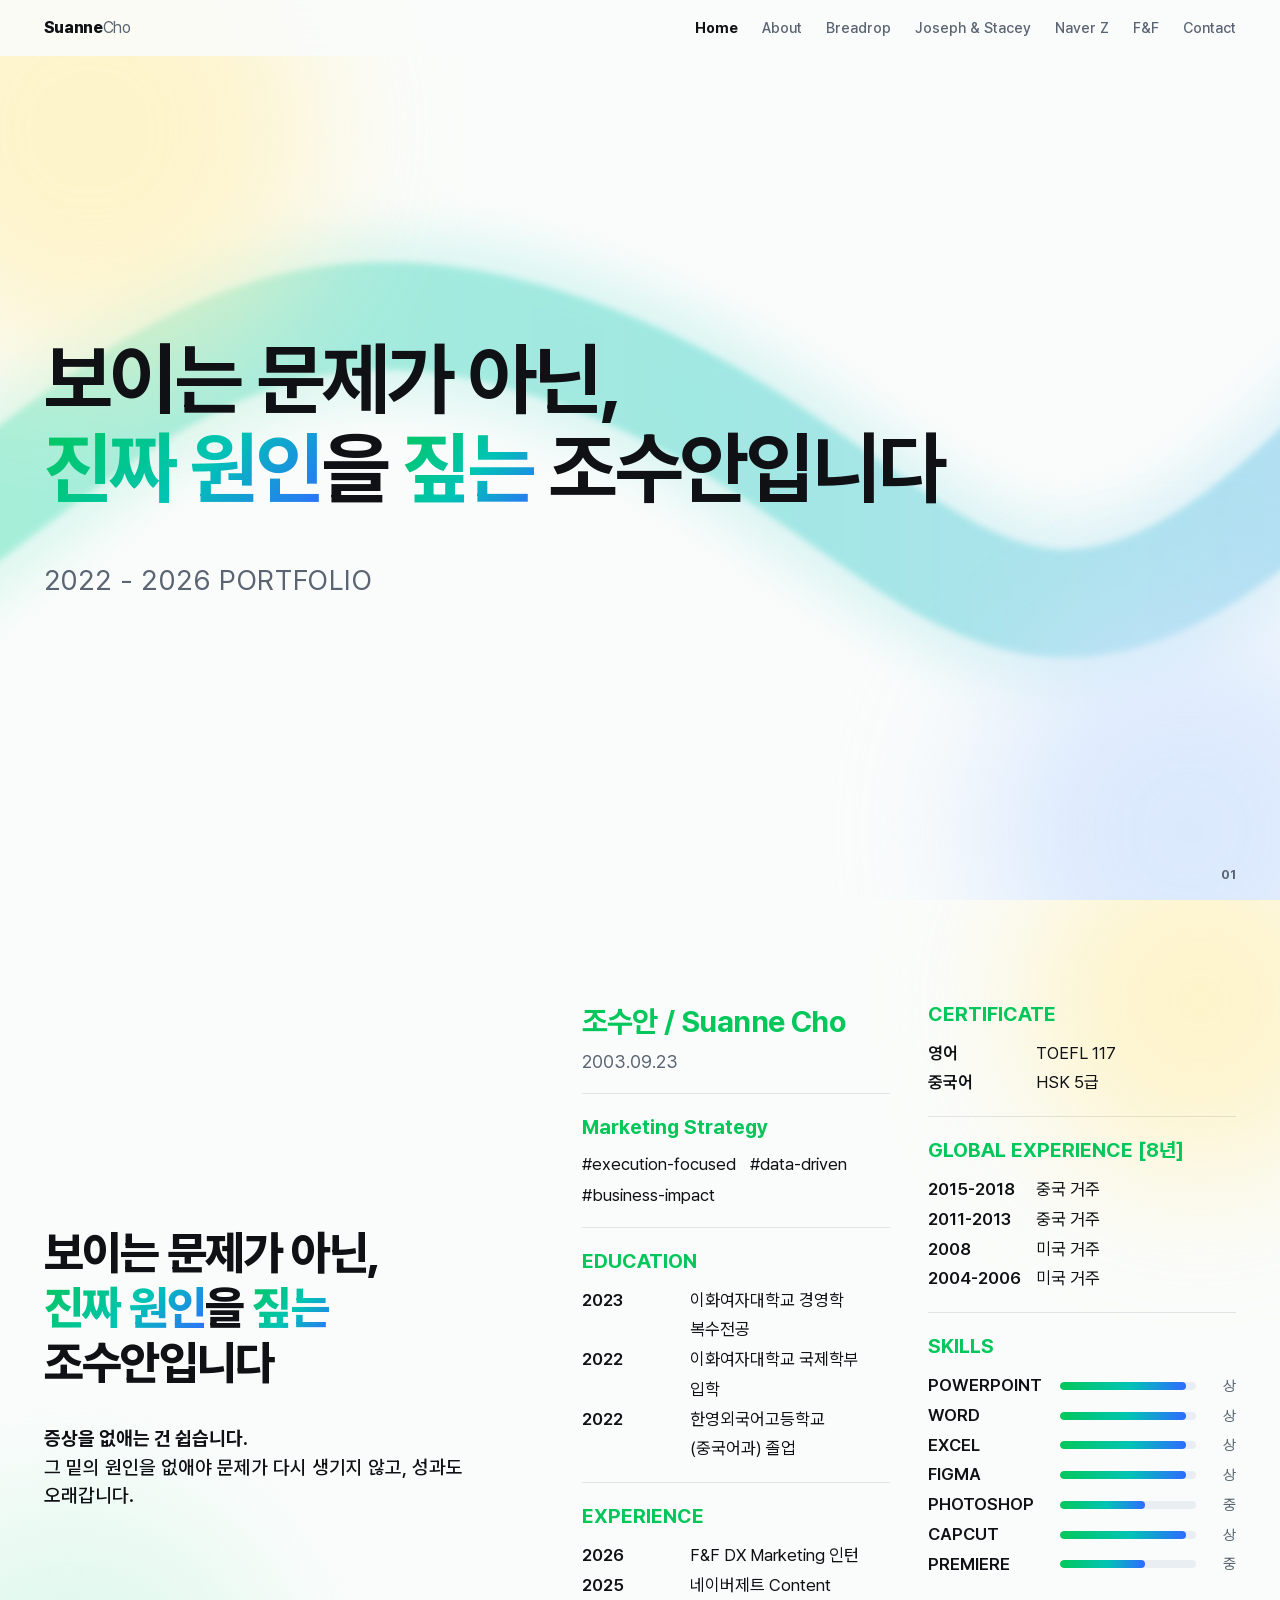
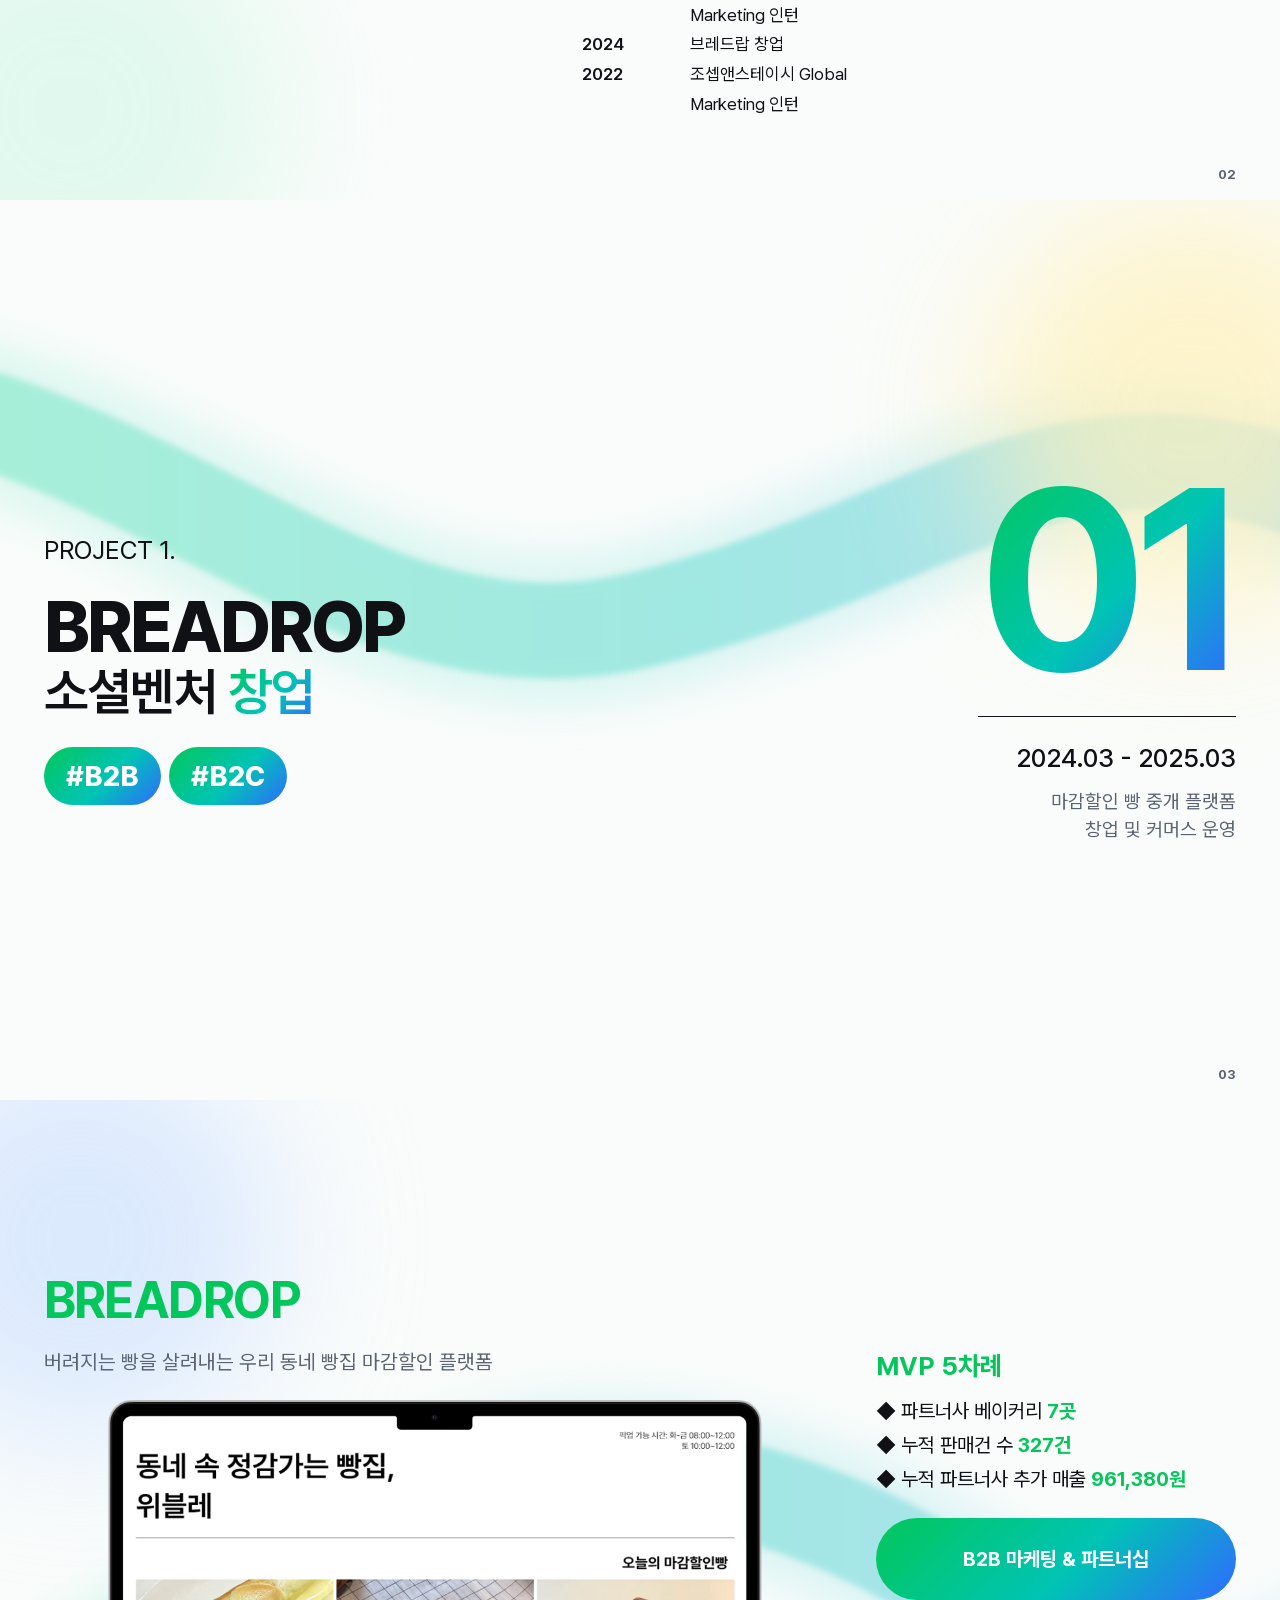
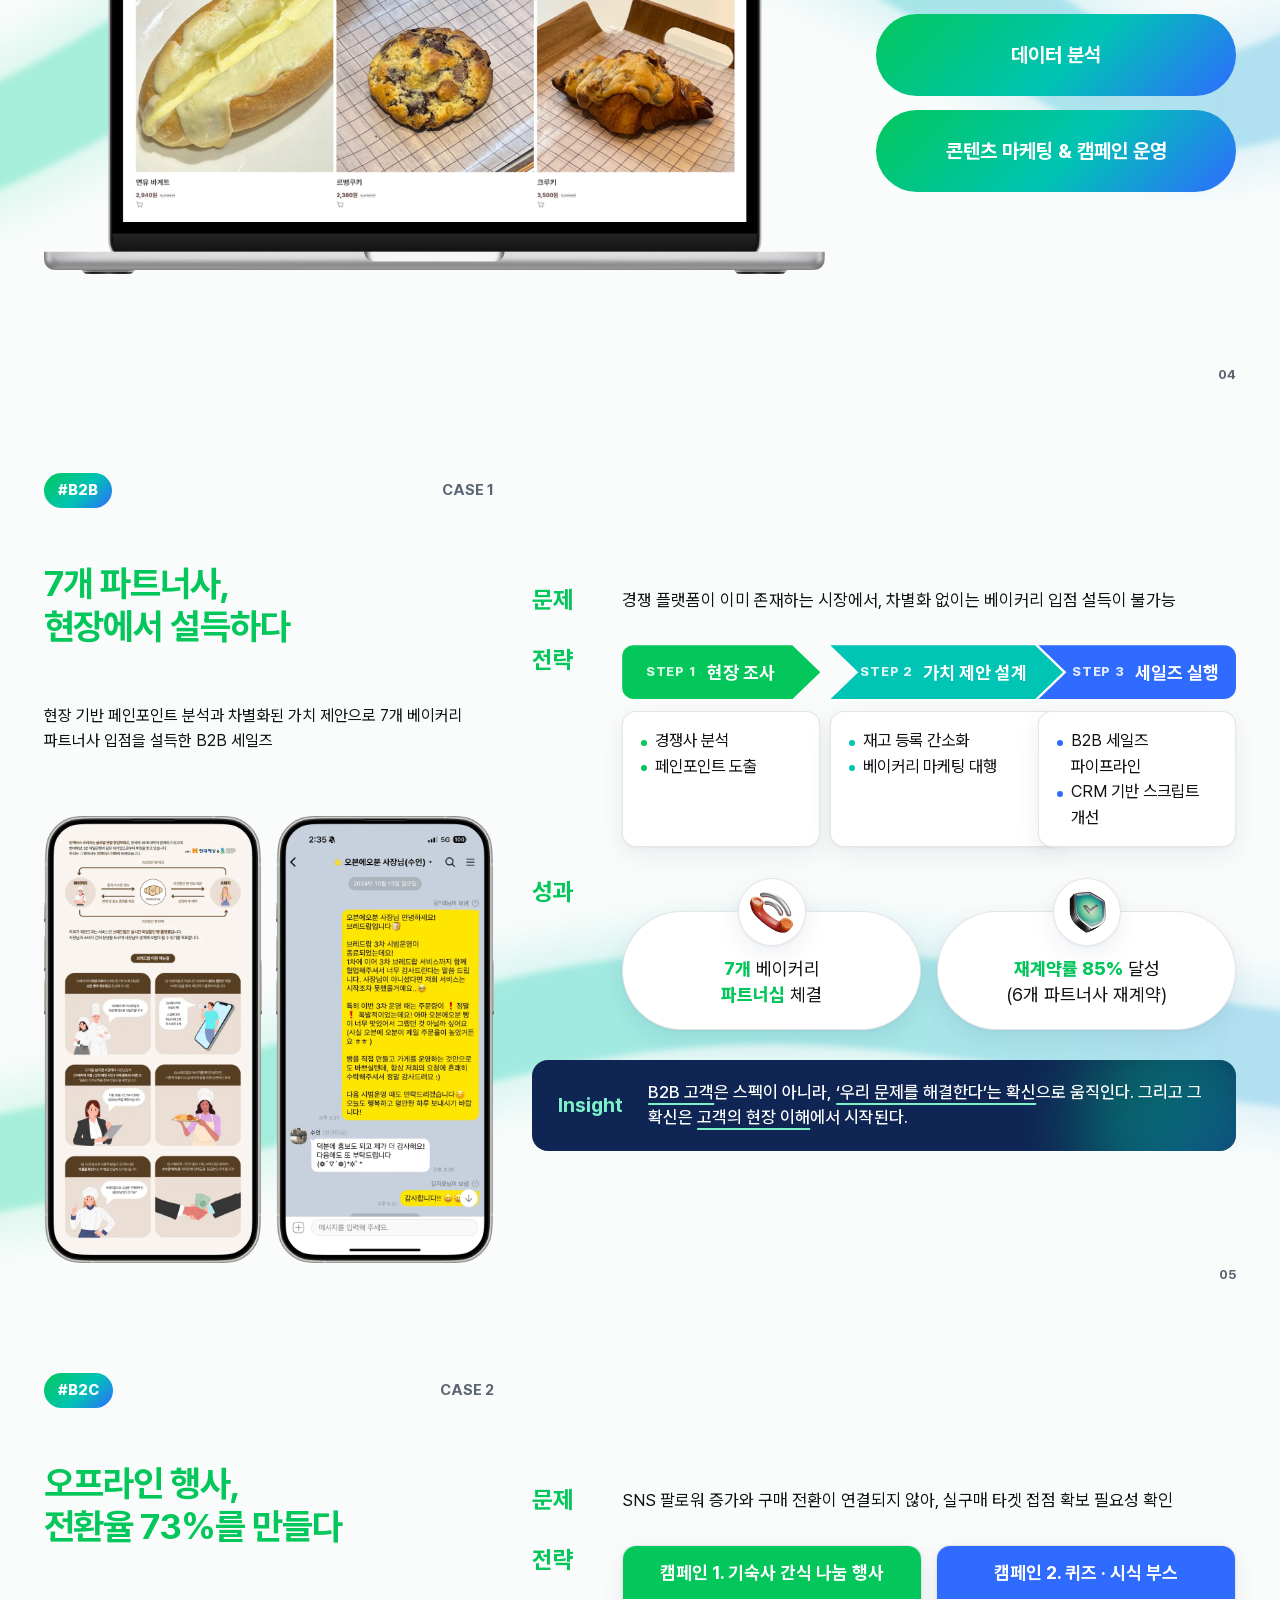
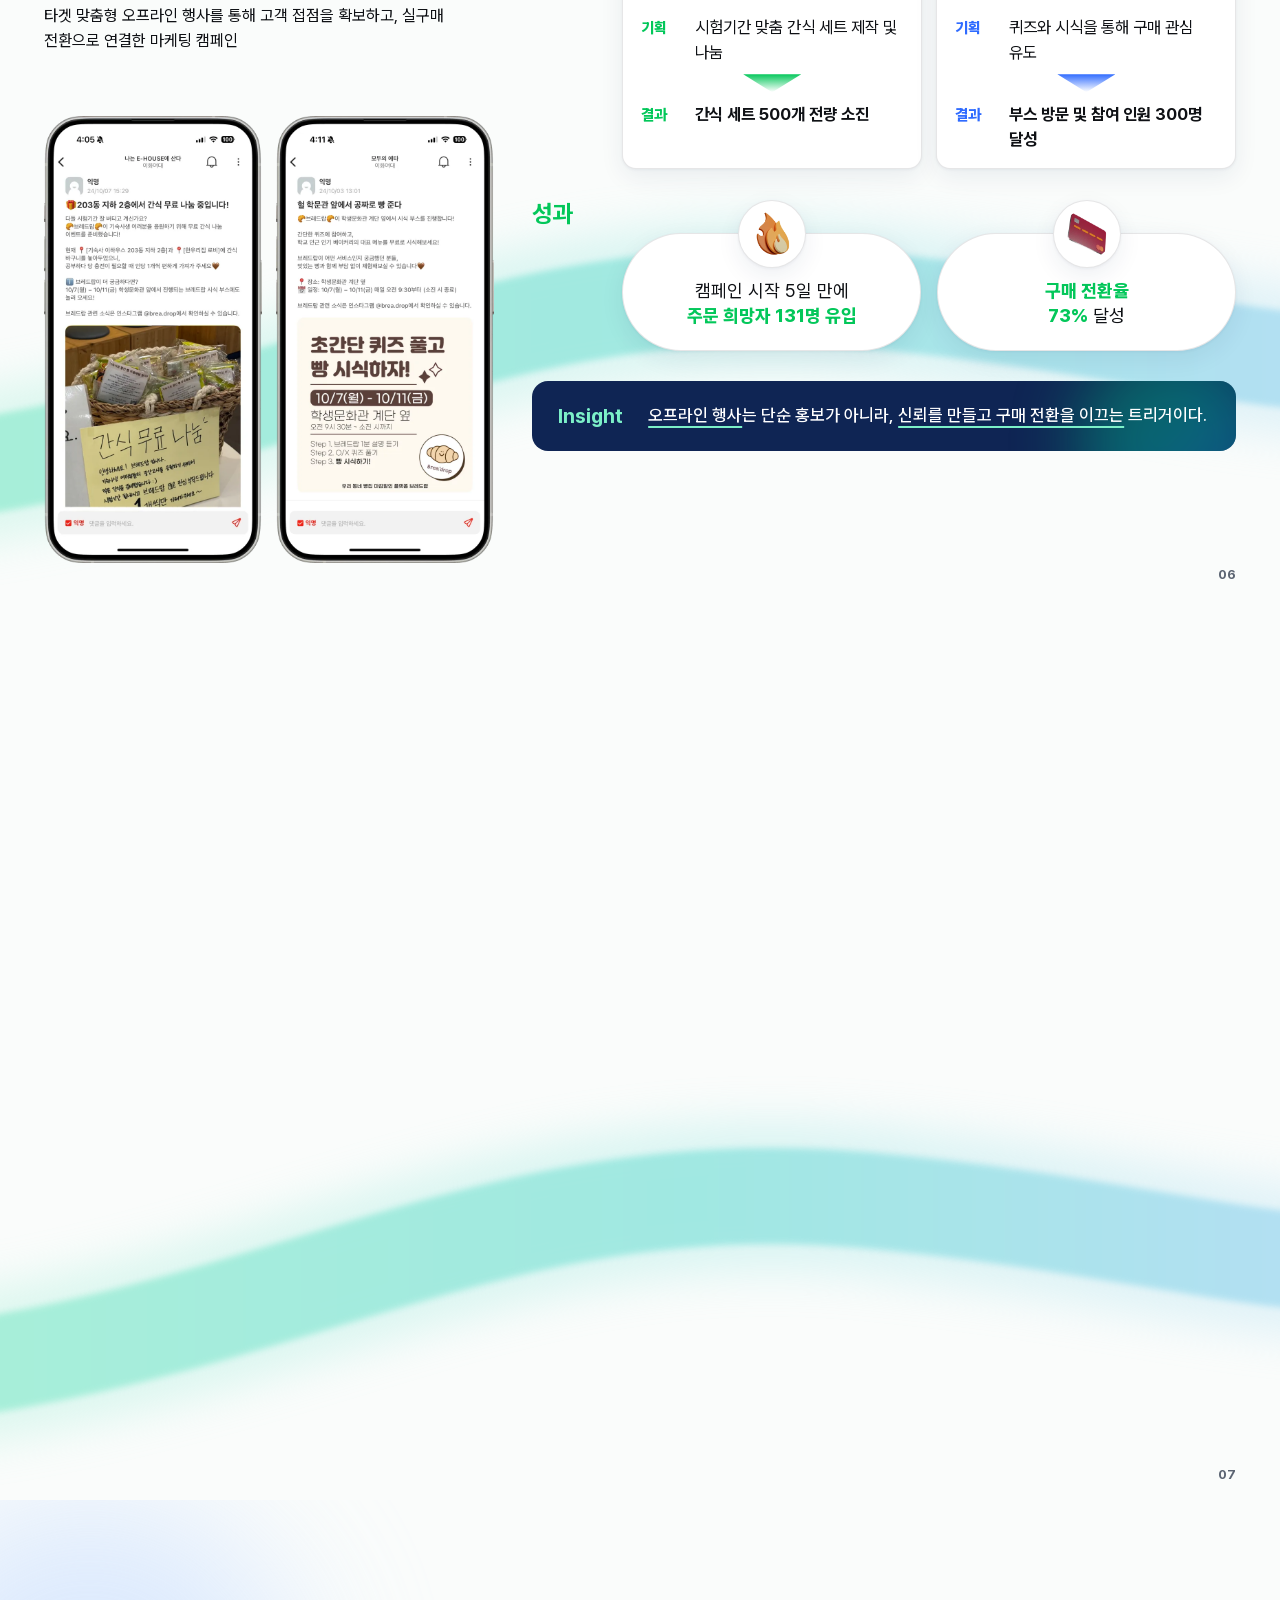
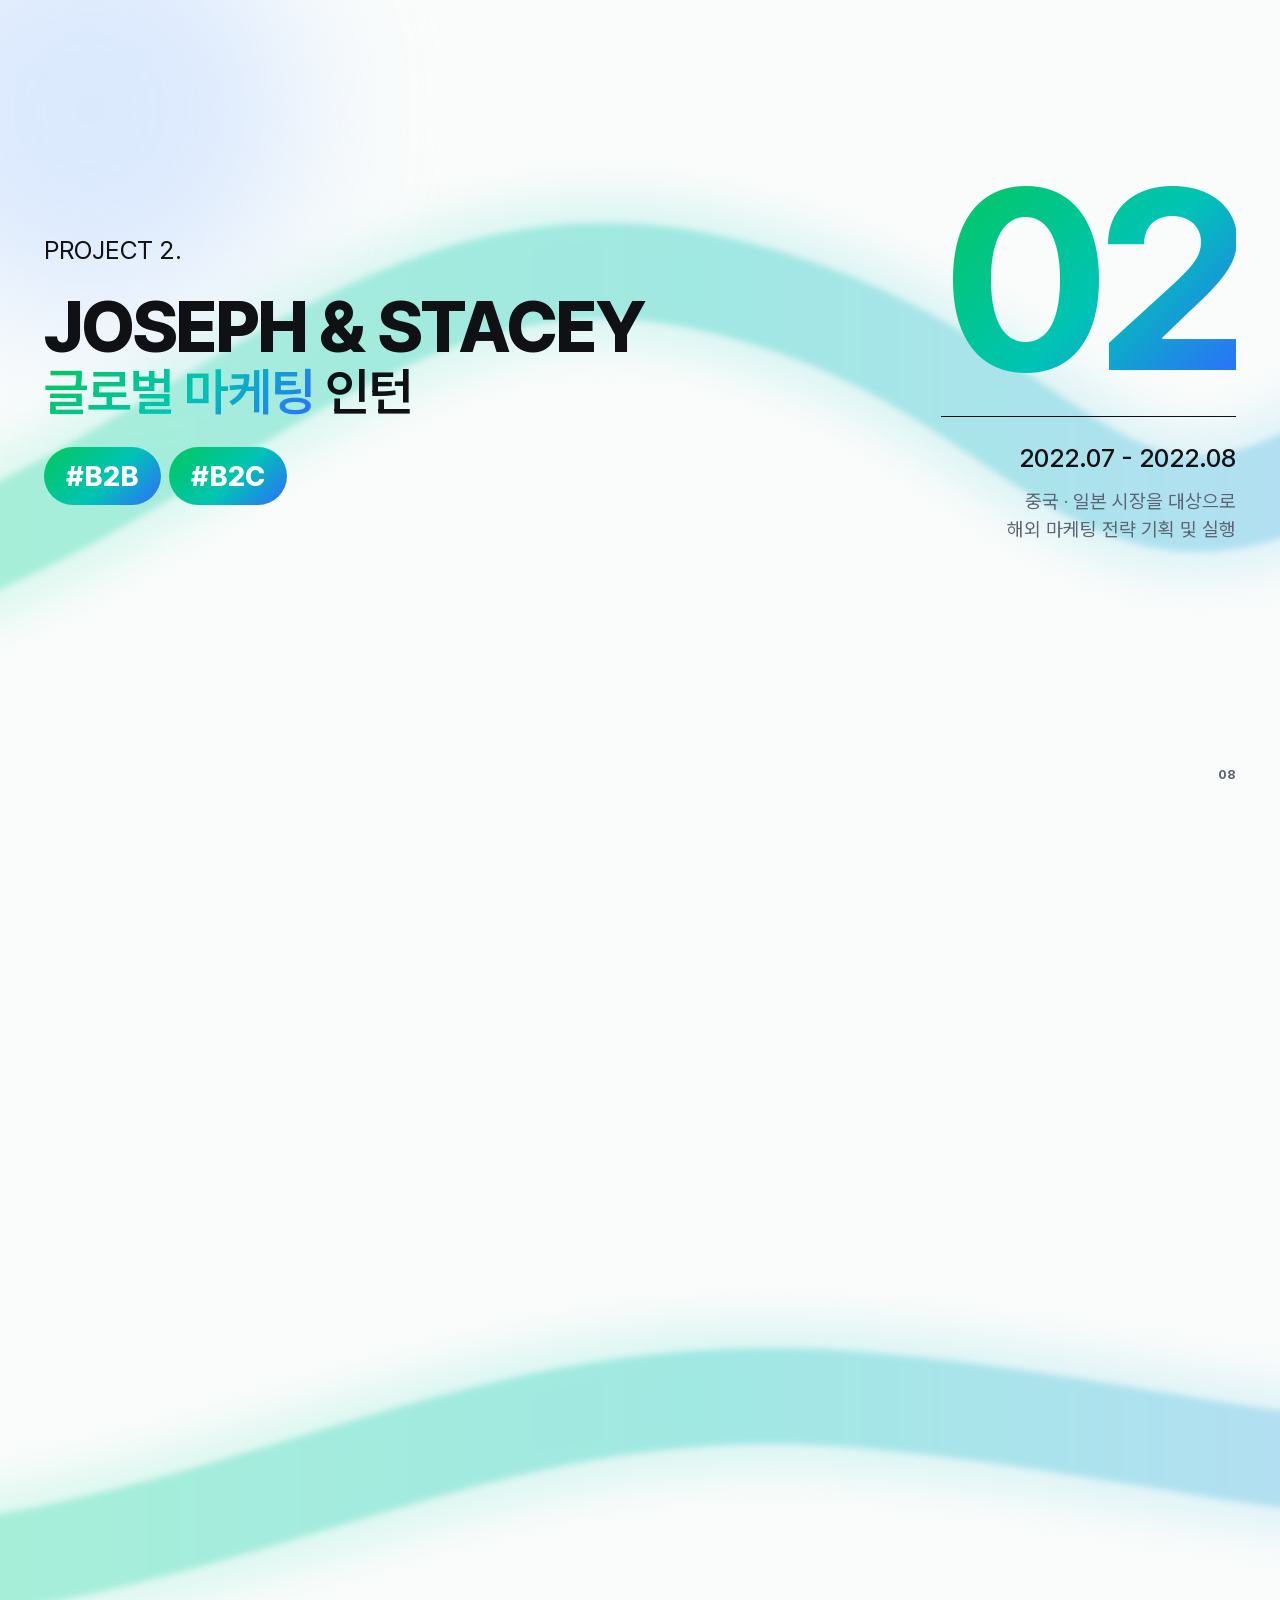
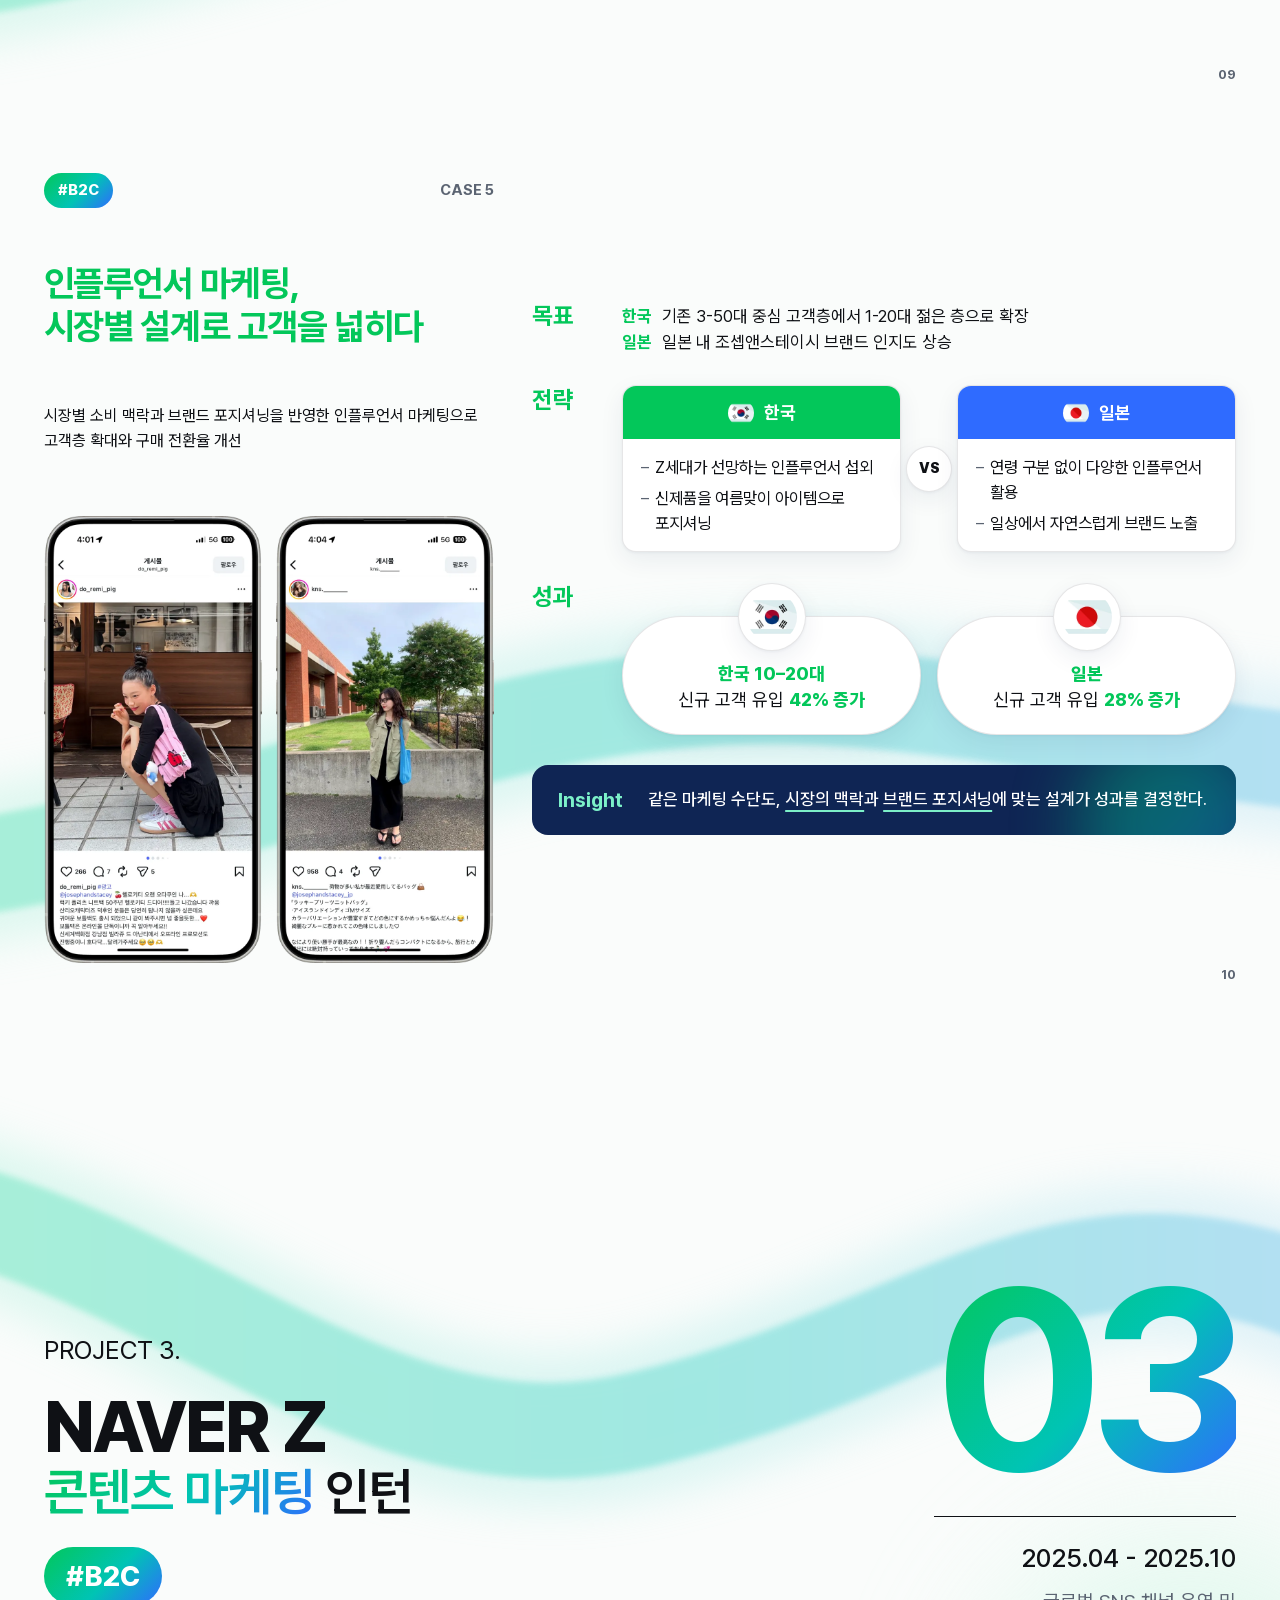
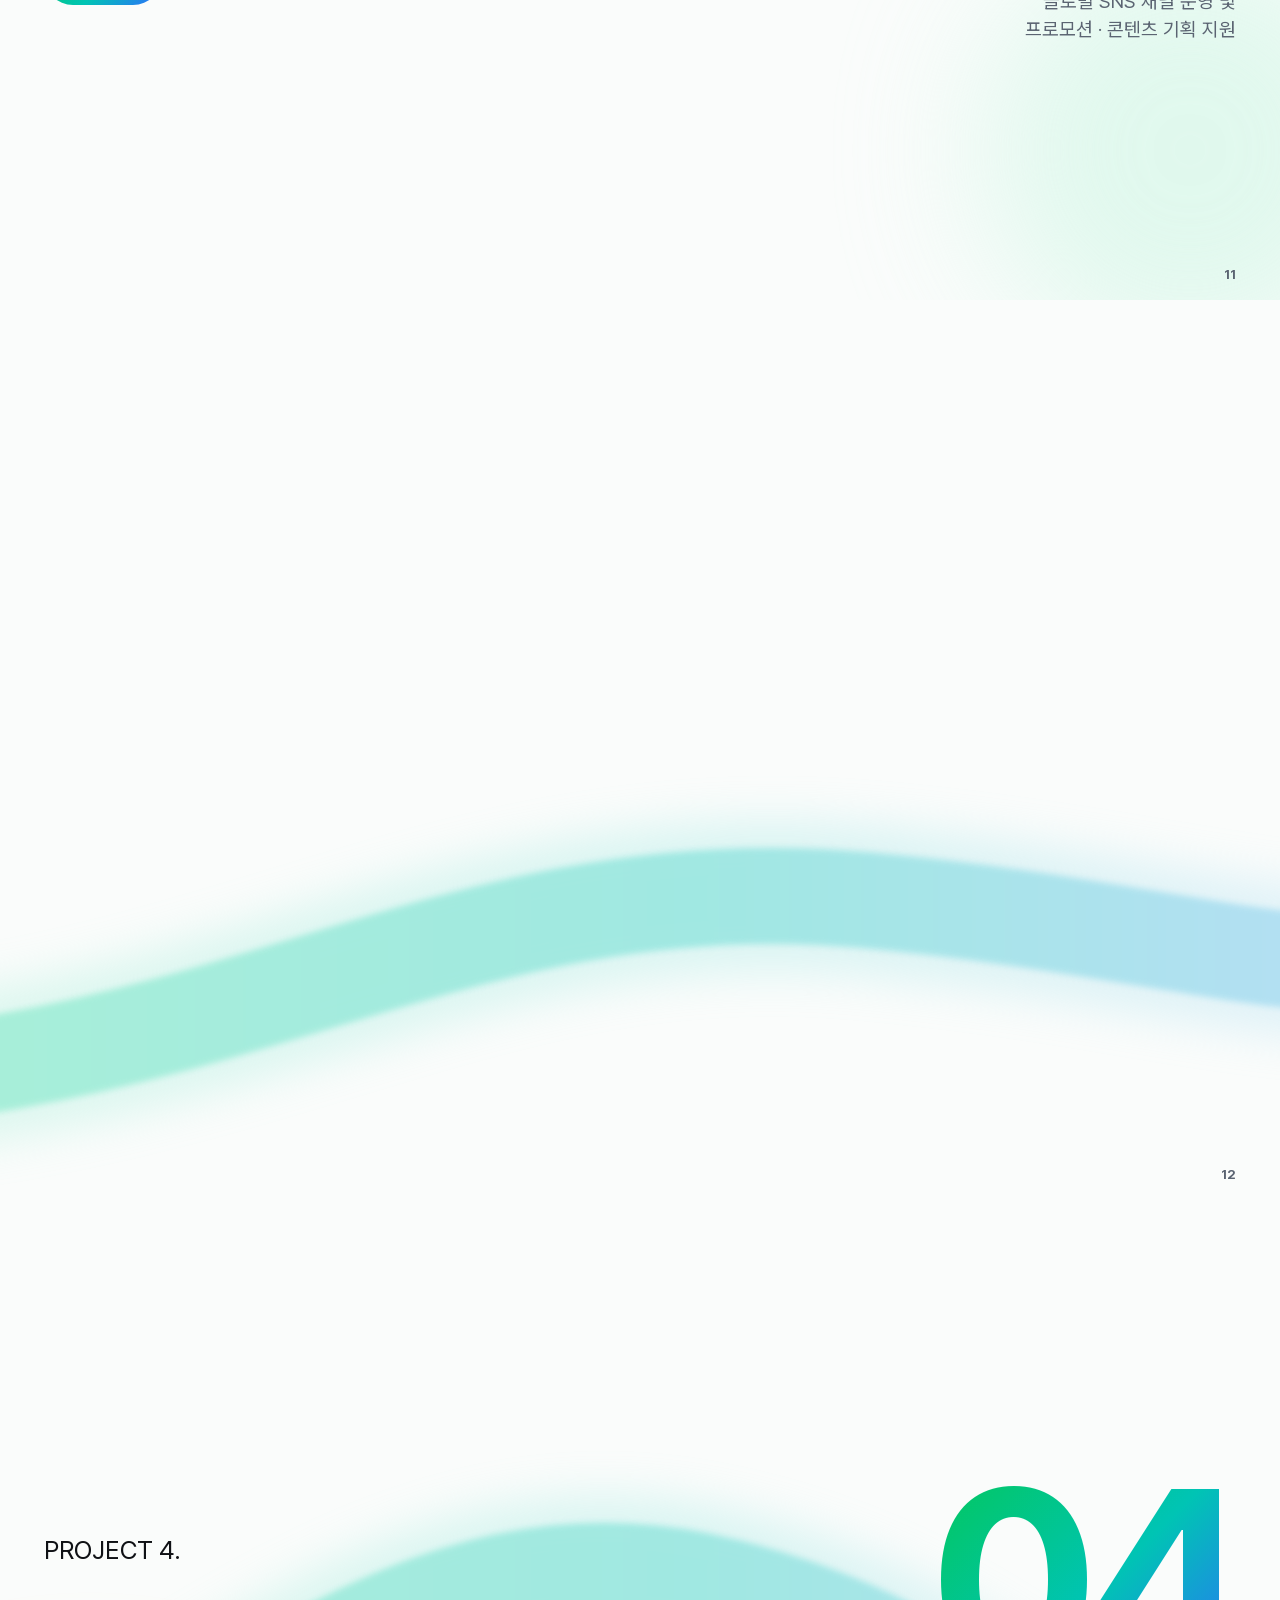
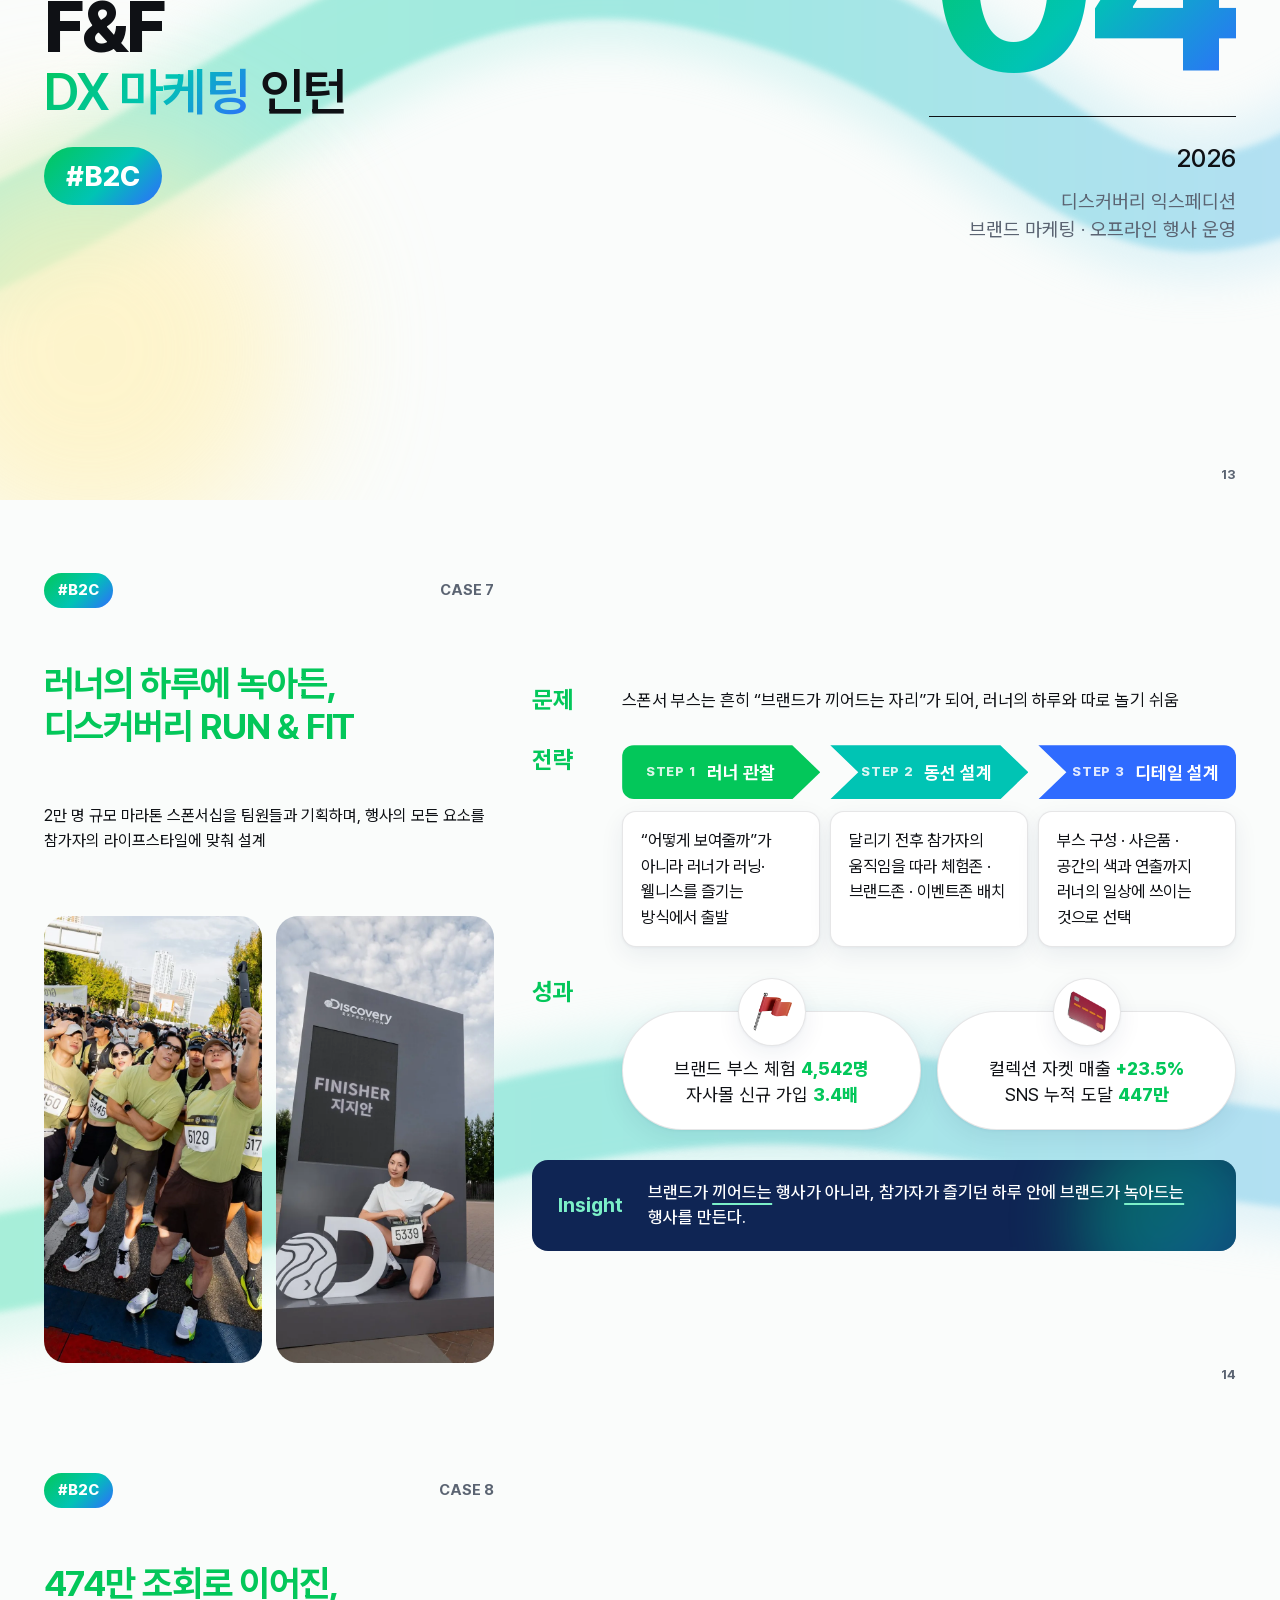
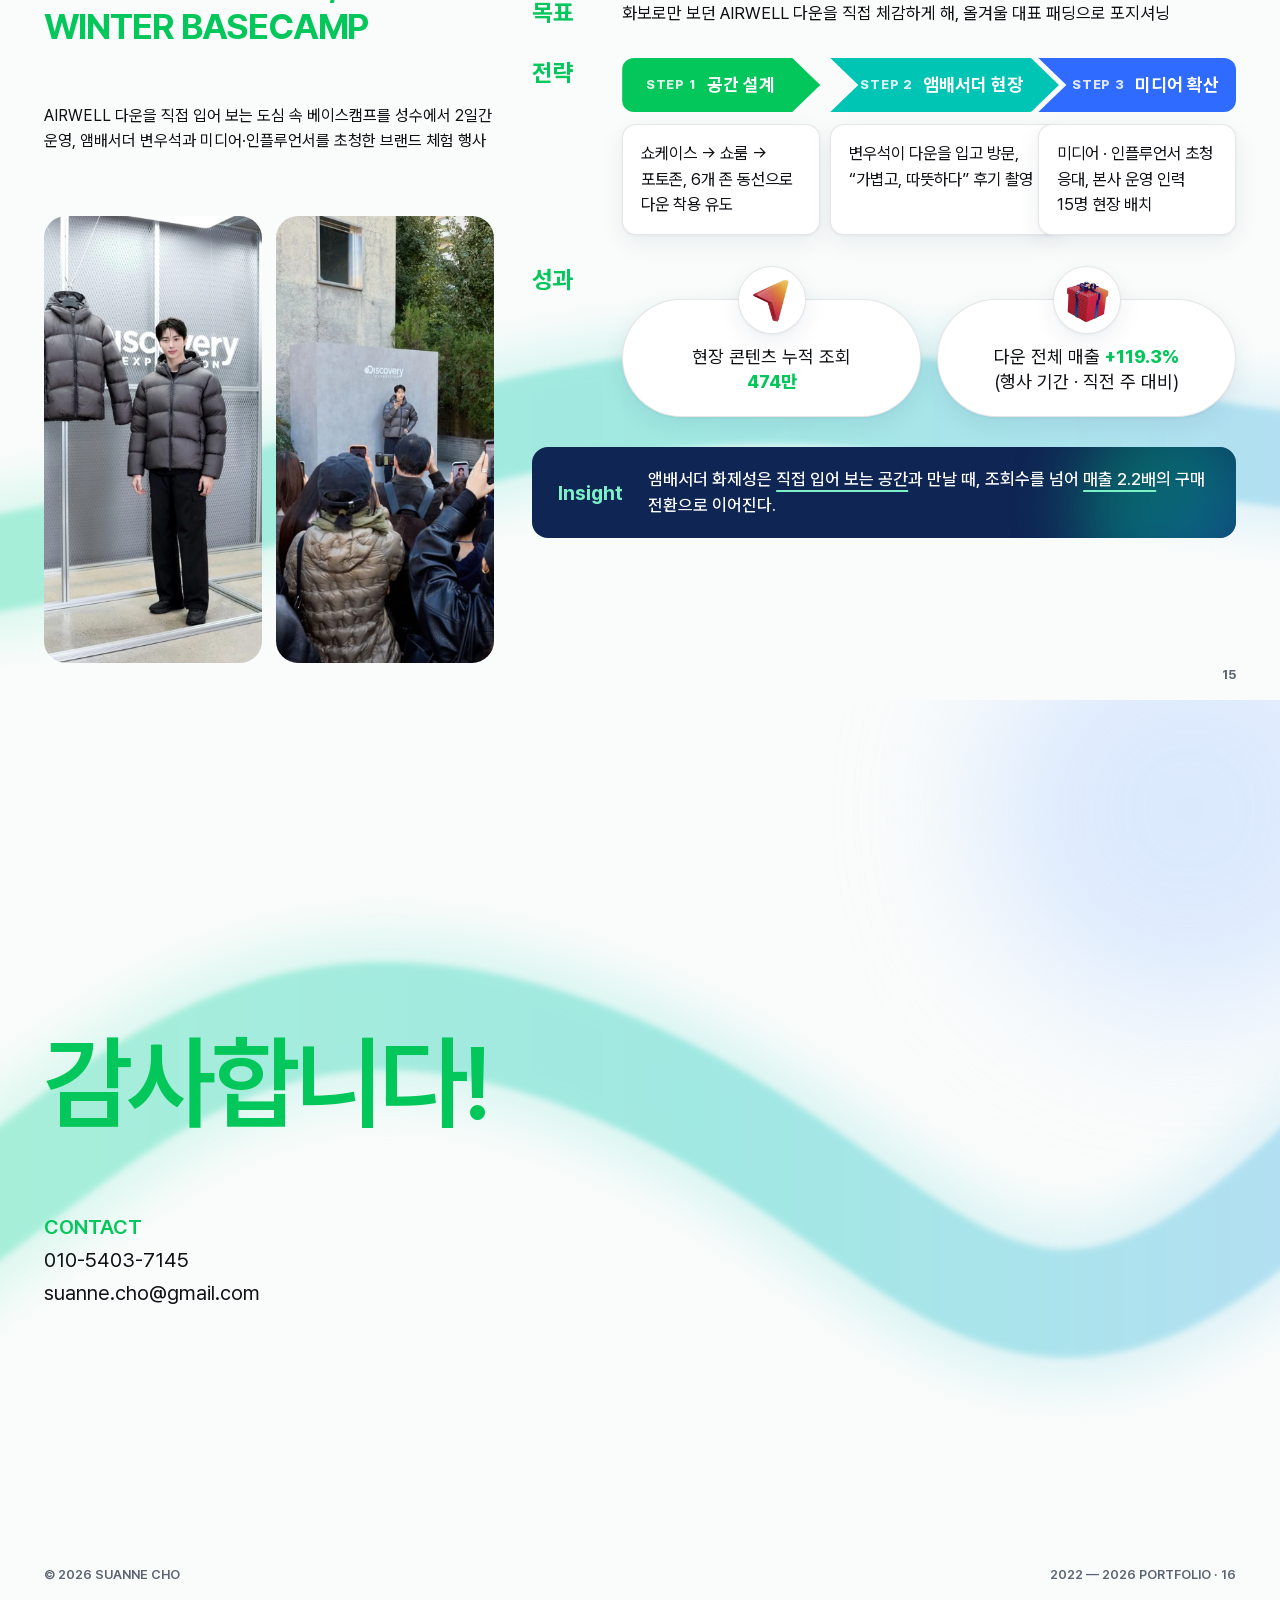
<file: v2/index.html>
<!DOCTYPE html>
<html lang="ko">
<head>
<meta charset="utf-8">
<meta name="viewport" content="width=device-width, initial-scale=1">
<title>조수안 포트폴리오 — Marketing Strategy 2022–2026</title>
<meta name="description" content="보이는 문제가 아닌, 진짜 원인을 짚는 조수안의 마케팅 전략 포트폴리오.">
<style>
@font-face { font-family: "Pretendard Variable"; font-weight: 45 920; font-style: normal; font-display: swap; src: url("assets/fonts/pretendard-sub.woff2") format("woff2-variations"), url("assets/fonts/pretendard-sub.woff2") format("woff2"); }
:root { --bg:#FAFCFB; --ink:#0F1115; --mute:#5B6472; --g:#03C75A; --t:#00C4B4; --b:#2F6BFF; --navy:#0F2554; --line:rgba(15,17,21,.1);
  --grad:linear-gradient(90deg,#03C75A 0%,#00C4B4 55%,#2F6BFF 100%); --gradd:linear-gradient(135deg,#03C75A 0%,#00C4B4 55%,#2F6BFF 100%);
  --sh:0 8px 24px rgba(15,37,84,.07), 0 1px 3px rgba(15,37,84,.05);
  --font:"Pretendard Variable", Pretendard, -apple-system, "Apple SD Gothic Neo", "Noto Sans KR", sans-serif; }
* { box-sizing: border-box; }
html { scroll-behavior: smooth; }
body { margin: 0; background: var(--bg); color: var(--ink); font-family: var(--font); font-size: 17px; line-height: 1.5; word-break: keep-all; -webkit-font-smoothing: antialiased; overflow-x: hidden; }
h1,h2,h3,h4,h5,p,ul,figure { margin: 0; } ul { padding: 0; list-style: none; } img { display: block; max-width: 100%; height: auto; } a { color: inherit; text-decoration: none; }
.in { width: min(1480px, 100% - 2 * clamp(20px, 3.4vw, 56px)); margin: 0 auto; position: relative; }
.gt { background: var(--gradd); -webkit-background-clip: text; background-clip: text; color: transparent; }
.nav { position: fixed; top: 0; left: 0; right: 0; z-index: 40; background: rgba(250,252,251,.85); backdrop-filter: blur(12px); -webkit-backdrop-filter: blur(12px); }
.nav .in { display: flex; justify-content: space-between; align-items: center; height: 56px; }
.logo { font-weight: 800; font-size: 16px; letter-spacing: -0.02em; } .logo span { font-weight: 400; color: var(--mute); }
.nav ul { display: flex; gap: 24px; font-size: 14.5px; font-weight: 500; color: var(--mute); }
.nav a.on { color: var(--ink); font-weight: 700; }
.sec { position: relative; overflow: hidden; min-height: 100vh; min-height: 100svh; display: flex; align-items: center; padding: 72px 0 36px; scroll-snap-align: start; }
.sec > .in { z-index: 1; }
.pn { position: absolute; right: clamp(20px, 3.4vw, 56px); bottom: 16px; font-size: 13px; font-weight: 700; color: var(--mute); z-index: 1; }
.rib { position: absolute; inset: 0; z-index: 0; pointer-events: none; }
.rib svg { position: absolute; width: 140%; height: 100%; left: -20%; top: 0; }
.rib path { fill: none; stroke-width: 96; stroke-linecap: round; opacity: .95; filter: blur(3px); stroke: url(#rg); }
.rib path.soft { stroke-width: 150; opacity: .35; filter: blur(22px); }
.glow { position: absolute; border-radius: 50%; filter: blur(70px); opacity: .7; pointer-events: none; z-index: 0; }
/* type */
.eyebrow { font-size: 16px; font-weight: 600; color: var(--mute); margin-bottom: 14px; }
.tg { display: inline-flex; gap: 8px; }
.tg span { font-size: 15px; font-weight: 800; color: #fff; background: var(--gradd); padding: 6px 14px; border-radius: 999px; }
/* hero (Figma frame 1) */
.hero > .in { display: grid; align-content: center; min-height: calc(100vh - 110px); }
.hero h1 { font-size: clamp(48px, 6.2vw, 92px); line-height: 1.12; letter-spacing: -0.04em; font-weight: 700; }
.hero .sub { font-size: clamp(22px, 2.2vw, 34px); font-weight: 400; color: var(--mute); margin-top: 46px; letter-spacing: .02em; }
/* about (Figma frame 2) */
.about .in { display: grid; grid-template-columns: 42fr 58fr; gap: clamp(32px, 5vw, 96px); align-items: center; }
.about h2 { font-size: clamp(36px, 3.6vw, 54px); line-height: 1.2; letter-spacing: -0.035em; font-weight: 800; }
.about h2 .gt { font-weight: 800; }
.about .q { font-size: clamp(18px, 1.5vw, 24px); line-height: 1.5; margin-top: 34px; font-weight: 500; }
.about .q b { font-weight: 700; }
.cols { display: grid; grid-template-columns: 1fr 1fr; gap: 0 clamp(28px, 3vw, 48px); }
.ab h4 { font-size: 20px; font-weight: 700; color: var(--g); margin-bottom: 10px; }
.ab { padding: 18px 0; border-top: 1px solid var(--line); }
.ab:first-child, .cols > div > .ab:first-child { border-top: 0; padding-top: 0; }
.ab .name { font-size: 30px; font-weight: 700; color: var(--g); letter-spacing: -0.02em; }
.ab .birth { font-size: 18px; color: var(--mute); margin-top: 4px; }
.ab li { display: grid; grid-template-columns: 96px 1fr; gap: 12px; font-size: 17px; line-height: 1.75; }
.ab li b { font-weight: 600; } .ab li span { font-weight: 400; }
.ab .tags { display: flex; flex-wrap: wrap; gap: 6px 14px; font-size: 17px; font-weight: 400; }
.ab.sk li { grid-template-columns: 120px 1fr 28px; align-items: center; }
.ab.sk .bar { height: 8px; border-radius: 999px; background: #E9EEF2; position: relative; overflow: hidden; }
.ab.sk .bar i { position: absolute; inset: 0; width: var(--w); background: var(--grad); border-radius: 999px; }
.ab.sk small { font-size: 15px; color: var(--mute); text-align: right; }
/* cover (Figma frame 3) */
.cover .in { display: grid; grid-template-columns: 1fr auto; gap: clamp(24px, 4vw, 64px); align-items: center; }
.cover .eyebrow { font-size: clamp(20px, 2vw, 30px); color: var(--ink); font-weight: 400; margin-bottom: 20px; }
.cover h2 { font-size: clamp(52px, 5.6vw, 92px); line-height: 1.05; letter-spacing: -0.04em; font-weight: 800; }
.cover h2 small { display: block; font-size: .72em; font-weight: 600; letter-spacing: -0.03em; }
.cover .tg { margin-top: 28px; }
.cover .tg span { font-size: clamp(22px, 2.2vw, 34px); padding: 8px 22px; }
.cover .side { text-align: right; align-self: end; padding-bottom: 20px; }
.cover .num { font-size: clamp(180px, 20vw, 330px); font-weight: 700; line-height: .85; letter-spacing: -0.06em; }
.cover .date { font-size: clamp(22px, 2vw, 32px); font-weight: 500; margin-top: 28px; padding-top: 22px; border-top: 1px solid var(--ink); }
.cover .what { font-size: clamp(17px, 1.5vw, 24px); color: var(--mute); margin-top: 10px; max-width: 28ch; margin-left: auto; line-height: 1.5; }
/* overview (Figma frame 4) */
.ov .in { display: grid; grid-template-columns: 1fr 360px; gap: clamp(28px, 4vw, 64px); align-items: center; }
.ov h2 { font-size: clamp(40px, 4vw, 64px); font-weight: 700; color: var(--g); letter-spacing: -0.03em; }
.ov .d { font-size: clamp(18px, 1.6vw, 26px); color: var(--mute); margin-top: 8px; }
.ov .laptop { margin-top: 22px; }
.ov .side { display: grid; gap: 22px; }
.ov .mvp { font-size: 20px; line-height: 1.7; }
.ov .mvp b { display: block; font-size: 26px; font-weight: 700; color: var(--g); margin-bottom: 6px; }
.ov .mvp em { font-style: normal; font-weight: 700; color: var(--g); }
.ov .roles { display: grid; gap: 14px; }
.ov .roles li { background: var(--gradd); color: #fff; font-weight: 700; font-size: 20px; text-align: center; padding: 26px 14px; border-radius: 999px; }
/* case (Figma frame 5) */
.case .in { display: grid; grid-template-columns: 39fr 61fr; gap: clamp(24px, 3vw, 56px); align-items: stretch; min-height: calc(100vh - 110px); }
.case .left { display: flex; flex-direction: column; justify-content: space-between; gap: 0; min-width: 0; }
.case .tagr { display: flex; justify-content: space-between; align-items: center; margin-bottom: 14px; }
.case .tagr i { font-style: normal; font-size: 15px; font-weight: 700; color: var(--mute); }
.case h2 { font-size: clamp(30px, 2.8vw, 44px); line-height: 1.2; letter-spacing: -0.03em; font-weight: 700; color: var(--g); }
.case .desc { font-size: clamp(16px, 1.25vw, 19px); line-height: 1.55; margin-top: 16px; }
.phones { display: grid; grid-template-columns: 1fr 1fr; gap: 14px; padding-top: 22px; align-items: end; justify-items: center; }
.phones img { width: auto; max-width: 100%; max-height: min(58vh, 540px); border-radius: 22px; }
.case .right { display: flex; flex-direction: column; justify-content: center; gap: 30px; min-width: 0; }
.cb { display: grid; grid-template-columns: 76px 1fr; gap: 14px; align-items: start; }
.cb > h4 { font-size: 24px; font-weight: 700; color: var(--g); line-height: 1.25; }
.prob { font-size: clamp(17px, 1.3vw, 20px); line-height: 1.5; font-weight: 400; padding-top: 3px; }
.prob b { font-weight: 700; color: var(--g); margin-right: 10px; }
/* strategy: chevron ribbon */
.rbn { --tip: 28px; display: grid; grid-template-columns: repeat(var(--n,3), 1fr); gap: 0 10px; }
.rb { display: grid; grid-template-rows: auto 1fr; gap: 12px; min-width: 0; }
.rb h5 { position: relative; height: 54px; display: flex; align-items: center; justify-content: center; gap: 10px; font-size: 18px; font-weight: 700; color: #fff; white-space: nowrap; padding: 0 calc(var(--tip) + 8px) 0 calc(var(--tip) + 2px); background: var(--c); clip-path: polygon(0 0, calc(100% - var(--tip)) 0, 100% 50%, calc(100% - var(--tip)) 100%, 0 100%, var(--tip) 50%); }
.rb:first-child h5 { clip-path: polygon(0 0, calc(100% - var(--tip)) 0, 100% 50%, calc(100% - var(--tip)) 100%, 0 100%); border-radius: 12px 0 0 12px; padding-left: 14px; }
.rb:last-child h5 { clip-path: polygon(0 0, 100% 0, 100% 100%, 0 100%, var(--tip) 50%); border-radius: 0 12px 12px 0; padding-right: 14px; }
.rb h5 i { font-style: normal; font-size: 13px; font-weight: 800; opacity: .85; letter-spacing: .06em; }
.rb .bd { background: #fff; border: 1px solid var(--line); border-radius: 14px; padding: 16px 18px; font-size: 16.5px; line-height: 1.55; display: grid; gap: 6px; align-content: start; box-shadow: var(--sh); }
.rb .bd li { padding-left: 14px; position: relative; } .rb .bd li::before { content: ""; position: absolute; left: 0; top: .7em; width: 6px; height: 6px; border-radius: 50%; background: var(--c); }
.rb .bd p strong { color: var(--ink); font-weight: 700; }
.rb .bd .tri { width: 58px; height: 18px; margin: 4px auto; background: linear-gradient(to bottom, var(--c), rgba(255,255,255,0)); clip-path: polygon(0 0, 100% 0, 50% 100%); }
.c1 { --c:#03C75A; } .c2 { --c:#00C4B4; } .c3 { --c:#2F6BFF; }
/* strategy: campaign pair */
.pair { display: grid; grid-template-columns: 1fr 1fr; gap: 14px; }
.pc { background: #fff; border: 1px solid var(--line); border-radius: 14px; overflow: hidden; box-shadow: var(--sh); }
.pc h5 { background: var(--c); color: #fff; font-size: 18px; font-weight: 700; padding: 13px 16px; text-align: center; }
.pc .b { padding: 16px 18px; display: grid; gap: 10px; font-size: 16.5px; line-height: 1.5; }
.kv { display: grid; grid-template-columns: 44px 1fr; gap: 10px; align-items: baseline; }
.kv b { font-weight: 800; color: var(--c); font-size: 15px; }
.kv.out span { font-weight: 700; }
.ba { display: grid; grid-template-columns: 1fr auto 1fr; gap: 8px; align-items: center; text-align: center; font-size: 15.5px; }
.ba span { padding: 9px 8px; border-radius: 10px; border: 1.5px dashed #C3CCD6; color: var(--mute); font-weight: 600; }
.ba span.on { border-style: solid; border-color: var(--c); color: var(--ink); font-weight: 800; }
.ba i { font-style: normal; font-weight: 800; font-size: 20px; color: var(--c); }
.pc .tri { width: 58px; height: 18px; margin: 0 auto; background: linear-gradient(to bottom, var(--c), rgba(255,255,255,0)); clip-path: polygon(0 0, 100% 0, 50% 100%); }
.vs { display: grid; grid-template-columns: 1fr 56px 1fr; align-items: stretch; }
.vs .pc h5 { display: flex; align-items: center; justify-content: center; gap: 10px; }
.vs .pc h5 img { width: 26px; height: 26px; border-radius: 50%; }
.vs ul { display: grid; gap: 6px; } .vs li { padding-left: 14px; position: relative; } .vs li::before { content: "–"; position: absolute; left: 0; color: var(--mute); }
.vs .mid { display: grid; place-items: center; }
.vs .mid span { width: 46px; height: 46px; border-radius: 50%; background: #fff; border: 1px solid var(--line); box-shadow: var(--sh); display: grid; place-items: center; font-weight: 900; font-size: 14px; }
/* results (Figma frame 5 pills) */
.res { display: grid; grid-template-columns: repeat(var(--n,2), 1fr); gap: 16px; padding-top: 34px; }
.rc { position: relative; background: #fff; border: 1px solid var(--line); border-radius: 999px; box-shadow: var(--sh); padding: 44px 20px 22px; text-align: center; font-size: 18px; line-height: 1.4; }
.rc img { position: absolute; left: 50%; top: -34px; transform: translateX(-50%); width: 68px; height: 68px; border-radius: 50%; background: #fff; border: 1px solid var(--line); padding: 8px; box-shadow: var(--sh); }
.rc b { font-weight: 800; color: var(--g); }
.res.n1 { grid-template-columns: 1fr; justify-items: center; } .res.n1 .rc { width: min(100%, 480px); }
/* insight */
.ins { background: var(--navy); color: #fff; border-radius: 16px; padding: 20px 26px; position: relative; overflow: hidden; display: grid; grid-template-columns: 76px 1fr; gap: 14px; align-items: center; }
.ins::before { content: ""; position: absolute; right: -40px; top: -40px; width: 200px; height: 200px; border-radius: 50%; background: var(--gradd); opacity: .4; filter: blur(34px); }
.ins h4 { font-size: 20px; font-weight: 700; color: #7CF0C8; position: relative; }
.ins p { font-size: clamp(17px, 1.3vw, 20px); line-height: 1.5; font-weight: 500; position: relative; }
.ins u { text-decoration: underline; text-decoration-color: #7CF0C8; text-decoration-thickness: 2px; text-underline-offset: 5px; }
/* contact (Figma frame 15) */
.contact > .in { display: grid; align-content: center; min-height: calc(100vh - 110px); }
.contact h2 { font-size: clamp(60px, 8vw, 128px); font-weight: 600; letter-spacing: -0.04em; line-height: 1.1; color: var(--g); }
.contact .c { margin-top: clamp(40px, 8vh, 110px); font-size: clamp(18px, 1.6vw, 26px); line-height: 1.6; }
.contact .c b { display: block; color: var(--g); font-weight: 600; }
.foot { position: absolute; left: 0; right: 0; bottom: 16px; z-index: 1; font-size: 13px; font-weight: 600; color: var(--mute); }
.foot .in { display: flex; justify-content: space-between; }
.rv { opacity: 0; transform: translateY(14px); transition: opacity .6s cubic-bezier(.22,1,.36,1), transform .6s cubic-bezier(.22,1,.36,1); }
.rv.on { opacity: 1; transform: none; }
@media (prefers-reduced-motion: reduce) { .rv { opacity: 1; transform: none; transition: none; } }
@media (min-width: 961px) and (min-height: 700px) { html { scroll-snap-type: y proximity; } }
@media (max-width: 960px) {
  .sec { min-height: 0; padding: 76px 0 40px; display: block; }
  .hero .in, .case .in, .contact .in { min-height: 0; }
  .about .in, .cols, .cover .in, .ov .in, .case .in { grid-template-columns: 1fr; }
  .cover .side { text-align: left; } .cover .what { margin-left: 0; }
  .cover .num { font-size: 120px; }
  .rbn { grid-template-columns: 1fr !important; gap: 12px; }
  .rb h5, .rb:first-child h5, .rb:last-child h5 { clip-path: none !important; border-radius: 12px; padding: 0 14px; white-space: normal; }
  .pair, .vs { grid-template-columns: 1fr; } .vs .mid { height: 46px; }
  .res { grid-template-columns: 1fr !important; gap: 44px; }
  .cb, .ins { grid-template-columns: 1fr; gap: 8px; }
  .phones { margin-top: 20px; }
  .nav ul { display: none; }
  .pn, .foot { position: static; margin-top: 24px; }
}
</style>
</head>
<body>
<header class="nav"><div class="in"><a class="logo" href="#top">Suanne<span>Cho</span></a><ul><li><a href="#top" class="on">Home</a></li><li><a href="#about">About</a></li><li><a href="#p1">Breadrop</a></li><li><a href="#p2">Joseph &amp; Stacey</a></li><li><a href="#p3">Naver Z</a></li><li><a href="#p4">F&amp;F</a></li><li><a href="#contact">Contact</a></li></ul></div></header><section class="sec hero" id="top"><div class="rib"><svg viewBox="0 0 1600 800" preserveAspectRatio="none"><defs><linearGradient id="rg" x1="0" y1="0" x2="1" y2="0"><stop offset="0" stop-color="#A9F2D3"/><stop offset=".5" stop-color="#9EE8E2"/><stop offset="1" stop-color="#BFD9FF"/></linearGradient></defs><path class="soft" d="M-100 620 C 250 520, 350 200, 700 300 S 1100 700, 1400 420 S 1700 160, 1800 260"/><path d="M-100 620 C 250 520, 350 200, 700 300 S 1100 700, 1400 420 S 1700 160, 1800 260"/></svg></div><div class="glow" style="width:460px;height:460px;left:-140px;top:-100px;background:#FFF1B8"></div><div class="glow" style="width:420px;height:420px;right:-120px;bottom:-140px;background:#CFE2FF"></div>
<div class="in rv"><h1>보이는 문제가 아닌,<br><span class="gt">진짜 원인</span>을 <span class="gt">짚는</span> 조수안입니다</h1><p class="sub">2022 - 2026 PORTFOLIO</p></div><div class="pn">01</div></section><section class="sec about" id="about"><div class="glow" style="width:420px;height:420px;left:-140px;bottom:-120px;background:#D6F7E8"></div><div class="glow" style="width:360px;height:360px;right:-100px;top:-80px;background:#FFF1B8"></div><div class="in">
  <div class="rv"><h2>보이는 문제가 아닌,<br><span class="gt">진짜 원인</span>을 <span class="gt">짚는</span><br>조수안입니다</h2><p class="q"><b>증상을 없애는 건 쉽습니다.</b><br>그 밑의 원인을 없애야 문제가 다시 생기지 않고, 성과도 오래갑니다.</p></div>
  <div class="cols rv"><div>
    <div class="ab"><div class="name">조수안 / Suanne Cho</div><div class="birth">2003.09.23</div></div>
    <div class="ab"><h4>Marketing Strategy</h4><div class="tags"><span>#execution-focused</span><span>#data-driven</span><span>#business-impact</span></div></div>
    <div class="ab "><h4>EDUCATION</h4><ul><li><b>2023</b><span>이화여자대학교 경영학 복수전공</span></li><li><b>2022</b><span>이화여자대학교 국제학부 입학</span></li><li><b>2022</b><span>한영외국어고등학교 (중국어과) 졸업</span></li></ul></div>
    <div class="ab "><h4>EXPERIENCE</h4><ul><li><b>2026</b><span>F&amp;F DX Marketing 인턴</span></li><li><b>2025</b><span>네이버제트 Content Marketing 인턴</span></li><li><b>2024</b><span>브레드랍 창업</span></li><li><b>2022</b><span>조셉앤스테이시 Global Marketing 인턴</span></li></ul></div>
  </div><div>
    <div class="ab "><h4>CERTIFICATE</h4><ul><li><b>영어</b><span>TOEFL 117</span></li><li><b>중국어</b><span>HSK 5급</span></li></ul></div>
    <div class="ab "><h4>GLOBAL EXPERIENCE [8년]</h4><ul><li><b>2015-2018</b><span>중국 거주</span></li><li><b>2011-2013</b><span>중국 거주</span></li><li><b>2008</b><span>미국 거주</span></li><li><b>2004-2006</b><span>미국 거주</span></li></ul></div>
    <div class="ab sk"><h4>SKILLS</h4><ul><li><b>POWERPOINT</b><div class="bar"><i style="--w:92%"></i></div><small>상</small></li><li><b>WORD</b><div class="bar"><i style="--w:92%"></i></div><small>상</small></li><li><b>EXCEL</b><div class="bar"><i style="--w:92%"></i></div><small>상</small></li><li><b>FIGMA</b><div class="bar"><i style="--w:92%"></i></div><small>상</small></li><li><b>PHOTOSHOP</b><div class="bar"><i style="--w:62%"></i></div><small>중</small></li><li><b>CAPCUT</b><div class="bar"><i style="--w:92%"></i></div><small>상</small></li><li><b>PREMIERE</b><div class="bar"><i style="--w:62%"></i></div><small>중</small></li></ul></div>
  </div></div></div><div class="pn">02</div></section><section class="sec cover" id="p1"><div class="rib"><svg viewBox="0 0 1600 900" preserveAspectRatio="none"><path class="soft" d="M-100 200 C 300 100, 500 500, 800 420 S 1200 150, 1500 350 S 1700 700, 1800 650"/><path d="M-100 200 C 300 100, 500 500, 800 420 S 1200 150, 1500 350 S 1700 700, 1800 650"/></svg></div><div class="glow" style="width:420px;height:420px;right:-120px;top:0;background:#FFF1B8"></div><div class="in">
  <div class="rv"><div class="eyebrow">PROJECT 1.</div><h2>BREADROP<small>소셜벤처 <span class="gt">창업</span></small></h2><div class="tg"><span>#B2B</span><span>#B2C</span></div></div>
  <div class="side rv"><div class="num gt">01</div><div class="date">2024.03 - 2025.03</div><p class="what">마감할인 빵 중개 플랫폼<br>창업 및 커머스 운영</p></div>
  </div><div class="pn">03</div></section><section class="sec ov" id="ov"><div class="rib"><svg viewBox="0 0 1600 900" preserveAspectRatio="none"><path class="soft" d="M-100 700 C 300 760, 500 300, 850 380 S 1200 760, 1500 500 S 1700 120, 1800 200"/><path d="M-100 700 C 300 760, 500 300, 850 380 S 1200 760, 1500 500 S 1700 120, 1800 200"/></svg></div><div class="glow" style="width:400px;height:400px;left:-120px;top:-60px;background:#CFE2FF"></div><div class="in">
  <div class="rv"><h2>BREADROP</h2><p class="d">버려지는 빵을 살려내는 우리 동네 빵집 마감할인 플랫폼</p><img class="laptop" src="assets/img/laptop.webp" alt="브레드랍 웹사이트 화면 - 동네 속 정감가는 빵집, 위블레 / 오늘의 마감할인빵"></div>
  <div class="side rv"><div class="mvp"><b>MVP 5차례</b>◆ 파트너사 베이커리 <em>7곳</em><br>◆ 누적 판매건 수 <em>327건</em><br>◆ 누적 파트너사 추가 매출 <em>961,380원</em></div>
    <ul class="roles"><li>B2B 마케팅 &amp; 파트너십</li><li>데이터 분석</li><li>콘텐츠 마케팅 &amp; 캠페인 운영</li></ul></div>
  </div><div class="pn">04</div></section><section class="sec case" id="c1"><div class="rib"><svg viewBox="0 0 1600 900" preserveAspectRatio="none"><path class="soft" d="M-100 780 C 400 820, 600 560, 1000 600 S 1500 760, 1800 520"/><path d="M-100 780 C 400 820, 600 560, 1000 600 S 1500 760, 1800 520"/></svg></div><div class="in">
  <div class="left rv"><div class="tagr"><span class="tg"><span>#B2B</span></span><i>CASE 1</i></div><h2>7개 파트너사,<br>현장에서 설득하다</h2><p class="desc">현장 기반 페인포인트 분석과 차별화된 가치 제안으로 7개 베이커리 파트너사 입점을 설득한 B2B 세일즈</p>
    <div class="phones"><img src="assets/img/p1-b2b-L.webp" alt="브레드랍 서비스 소개 제안서"><img src="assets/img/p1-b2b-R.webp" alt="파트너 베이커리 사장님과의 카카오톡 대화"></div></div>
  <div class="right">
    <div class="cb rv"><h4>문제</h4><div class="prob">경쟁 플랫폼이 이미 존재하는 시장에서, 차별화 없이는 베이커리 입점 설득이 불가능</div></div>
    <div class="cb rv"><h4>전략</h4><div><div class="rbn" style="--n:3"><div class="rb c1"><h5><i>STEP 1</i>현장 조사</h5><div class="bd"><ul><li>경쟁사 분석</li><li>페인포인트 도출</li></ul></div></div><div class="rb c2"><h5><i>STEP 2</i>가치 제안 설계</h5><div class="bd"><ul><li>재고 등록 간소화</li><li>베이커리 마케팅 대행</li></ul></div></div><div class="rb c3"><h5><i>STEP 3</i>세일즈 실행</h5><div class="bd"><ul><li>B2B 세일즈 파이프라인</li><li>CRM 기반 스크립트 개선</li></ul></div></div></div></div></div>
    <div class="cb rv"><h4>성과</h4><div class="res n2" style="--n:2"><div class="rc"><img src="assets/img/icon-handshake.webp" alt=""><b>7개</b> 베이커리<br><b>파트너십</b> 체결</div><div class="rc"><img src="assets/img/icon-shield.webp" alt=""><b>재계약률 85%</b> 달성<br>(6개 파트너사 재계약)</div></div></div>
    <div class="ins rv"><h4>Insight</h4><p><u>B2B 고객</u>은 스펙이 아니라, <u>‘우리 문제를 해결한다’는 확신</u>으로 움직인다. 그리고 그 확신은 <u>고객의 현장 이해</u>에서 시작된다.</p></div>
  </div></div><div class="pn">05</div></section><section class="sec case" id="c2"><div class="rib"><svg viewBox="0 0 1600 900" preserveAspectRatio="none"><path class="soft" d="M-100 780 C 400 820, 600 560, 1000 600 S 1500 760, 1800 520"/><path d="M-100 780 C 400 820, 600 560, 1000 600 S 1500 760, 1800 520"/></svg></div><div class="in">
  <div class="left rv"><div class="tagr"><span class="tg"><span>#B2C</span></span><i>CASE 2</i></div><h2>오프라인 행사,<br>전환율 73%를 만들다</h2><p class="desc">타겟 맞춤형 오프라인 행사를 통해 고객 접점을 확보하고, 실구매 전환으로 연결한 마케팅 캠페인</p>
    <div class="phones"><img src="assets/img/p1-b2c-event-L.webp" alt="에브리타임 게시글 - 간식 무료 나눔"><img src="assets/img/p1-b2c-event-R.webp" alt="에브리타임 게시글 - 퀴즈 풀고 빵 시식"></div></div>
  <div class="right">
    <div class="cb rv"><h4>문제</h4><div class="prob">SNS 팔로워 증가와 구매 전환이 연결되지 않아, 실구매 타겟 접점 확보 필요성 확인</div></div>
    <div class="cb rv"><h4>전략</h4><div><div class="pair"><div class="pc c1"><h5>캠페인 1. 기숙사 간식 나눔 행사</h5><div class="b"><div class="kv"><b>기획</b><span>시험기간 맞춤 간식 세트 제작 및 나눔</span></div><div class="tri"></div><div class="kv out"><b>결과</b><span>간식 세트 500개 전량 소진</span></div></div></div><div class="pc c3"><h5>캠페인 2. 퀴즈 · 시식 부스</h5><div class="b"><div class="kv"><b>기획</b><span>퀴즈와 시식을 통해 구매 관심 유도</span></div><div class="tri"></div><div class="kv out"><b>결과</b><span>부스 방문 및 참여 인원 300명 달성</span></div></div></div></div></div></div>
    <div class="cb rv"><h4>성과</h4><div class="res n2" style="--n:2"><div class="rc"><img src="assets/img/icon-fire.webp" alt="">캠페인 시작 5일 만에<br><b>주문 희망자 131명 유입</b></div><div class="rc"><img src="assets/img/icon-card.webp" alt=""><b>구매 전환율<br>73%</b> 달성</div></div></div>
    <div class="ins rv"><h4>Insight</h4><p><u>오프라인 행사</u>는 단순 홍보가 아니라, <u>신뢰를 만들고 구매 전환을 이끄는</u> 트리거이다.</p></div>
  </div></div><div class="pn">06</div></section><section class="sec case" id="c3"><div class="rib"><svg viewBox="0 0 1600 900" preserveAspectRatio="none"><path class="soft" d="M-100 780 C 400 820, 600 560, 1000 600 S 1500 760, 1800 520"/><path d="M-100 780 C 400 820, 600 560, 1000 600 S 1500 760, 1800 520"/></svg></div><div class="in">
  <div class="left rv"><div class="tagr"><span class="tg"><span>#B2C</span></span><i>CASE 3</i></div><h2>운영 위기, 카피라이팅으로<br>매출 13% 올리다</h2><p class="desc">픽업 시간대 변경이라는 제약을 새로운 가치로 재포지셔닝하여, 고객 이탈 위기를 매출 증가로 전환한 캠페인</p>
    <div class="phones"><img src="assets/img/p1-b2c-copy-L.webp" alt="인스타그램 게시물 - 수업 사이 간단하지만 든든하게"><img src="assets/img/p1-b2c-copy-R.webp" alt="인스타그램 게시물 - 등교시간 프로모션"></div></div>
  <div class="right">
    <div class="cb rv"><h4>문제</h4><div class="prob">픽업 시간대 변경(저녁 픽업 → 아침 픽업)으로 기존 고객 이탈 리스크 발생</div></div>
    <div class="cb rv"><h4>전략</h4><div><div class="pair"><div class="pc c1"><h5>상황 맞춤형 카피라이팅</h5><div class="b"><div class="ba"><span>“가격” 중심</span><i>→</i><span class="on">“사용 상황” 중심</span></div><div class="tri"></div><div class="kv out"><b>실행</b><span>오전 시간대 실제 이용 장면을 카피로 구체화</span></div></div></div><div class="pc c3"><h5>타이밍 맞춤 프로모션 설계</h5><div class="b"><div class="ba"><span class="on">등교 시간대 한정 할인</span><i>+</i><span class="on">묶음 구매 할인</span></div><div class="tri"></div><div class="kv out"><b>효과</b><span>구매 유인과 객단가 상승 동시 달성</span></div></div></div></div></div></div>
    <div class="cb rv"><h4>성과</h4><div class="res n2" style="--n:2"><div class="rc"><img src="assets/img/icon-flag.webp" alt="">매출 기존 대비 <b>13% 증가</b><br>(이탈 우려와 정반대 결과)</div><div class="rc"><img src="assets/img/icon-gift.webp" alt="">단품 대비 <b>묶음 구매 비율<br>2.5배 증가</b></div></div></div>
    <div class="ins rv"><h4>Insight</h4><p>불편도 <u>고객의 언어</u>로 <u>프레임을 전환</u>하면 매출 기회가 된다.</p></div>
  </div></div><div class="pn">07</div></section><section class="sec cover" id="p2"><div class="rib"><svg viewBox="0 0 1600 900" preserveAspectRatio="none"><path class="soft" d="M-100 700 C 300 760, 500 300, 850 380 S 1200 760, 1500 500 S 1700 120, 1800 200"/><path d="M-100 700 C 300 760, 500 300, 850 380 S 1200 760, 1500 500 S 1700 120, 1800 200"/></svg></div><div class="glow" style="width:420px;height:420px;left:-120px;top:0;background:#CFE2FF"></div><div class="in">
  <div class="rv"><div class="eyebrow">PROJECT 2.</div><h2>JOSEPH &amp; STACEY<small><span class="gt">글로벌 마케팅</span> 인턴</small></h2><div class="tg"><span>#B2B</span><span>#B2C</span></div></div>
  <div class="side rv"><div class="num gt">02</div><div class="date">2022.07 - 2022.08</div><p class="what">중국 · 일본 시장을 대상으로<br>해외 마케팅 전략 기획 및 실행</p></div>
  </div><div class="pn">08</div></section><section class="sec case" id="c4"><div class="rib"><svg viewBox="0 0 1600 900" preserveAspectRatio="none"><path class="soft" d="M-100 780 C 400 820, 600 560, 1000 600 S 1500 760, 1800 520"/><path d="M-100 780 C 400 820, 600 560, 1000 600 S 1500 760, 1800 520"/></svg></div><div class="in">
  <div class="left rv"><div class="tagr"><span class="tg"><span>#B2B</span></span><i>CASE 4</i></div><h2>5곳 편집샵,<br>손익구조로 설득하다</h2><p class="desc">중국 편집샵이 이커머스 시대에도 살아남는 이유를 이해하고, 손익 언어로 설득해 대량 구매를 이끌어낸 해외 B2B 세일즈</p>
    <div class="phones"><img src="assets/img/p2-b2b-L.webp" alt="샤오홍슈 게시물 - 편집샵 방문 후기"><img src="assets/img/p2-b2b-R.webp" alt="샤오홍슈 게시물 - 신상 입고"></div></div>
  <div class="right">
    <div class="cb rv"><h4>목표</h4><div class="prob">타오바오 중심 이커머스가 장악한 중국 시장에서, 도매 거래처가 될 편집샵을 확보</div></div>
    <div class="cb rv"><h4>전략</h4><div><div class="rbn" style="--n:3"><div class="rb c1"><h5><i>STEP 1</i>시장 진단</h5><div class="bd"><p>타오바오 확산 속에서도 편집샵이 살아남는 이유 파악</p></div></div><div class="rb c2"><h5><i>STEP 2</i>우선순위 타겟팅</h5><div class="bd"><p>브랜드 타겟과 겹치는 편집샵 우선순위로 선별</p></div></div><div class="rb c3"><h5><i>STEP 3</i>B2B 가치제안</h5><div class="bd"><p>“검증된 브랜드로 방문객과 객단가를 함께 높인다”는 <strong>손익 언어</strong>로 설득</p></div></div></div></div></div>
    <div class="cb rv"><h4>성과</h4><div class="res n1" style="--n:1"><div class="rc"><img src="assets/img/icon-cn.webp" alt="">청두·항저우 편집샵 <b>5곳</b><br><b>대량 구매</b> 달성</div></div></div>
    <div class="ins rv"><h4>Insight</h4><p><u>설득</u>은 스펙이 아니라, <u>상대의 손익 언어</u>로 다시 말할 때 시작된다.</p></div>
  </div></div><div class="pn">09</div></section><section class="sec case" id="c5"><div class="rib"><svg viewBox="0 0 1600 900" preserveAspectRatio="none"><path class="soft" d="M-100 780 C 400 820, 600 560, 1000 600 S 1500 760, 1800 520"/><path d="M-100 780 C 400 820, 600 560, 1000 600 S 1500 760, 1800 520"/></svg></div><div class="in">
  <div class="left rv"><div class="tagr"><span class="tg"><span>#B2C</span></span><i>CASE 5</i></div><h2>인플루언서 마케팅,<br>시장별 설계로 고객을 넓히다</h2><p class="desc">시장별 소비 맥락과 브랜드 포지셔닝을 반영한 인플루언서 마케팅으로 고객층 확대와 구매 전환율 개선</p>
    <div class="phones"><img src="assets/img/p2-b2c-L.webp" alt="인스타그램 인플루언서 게시물 (한국)"><img src="assets/img/p2-b2c-R.webp" alt="인스타그램 인플루언서 게시물 (일본)"></div></div>
  <div class="right">
    <div class="cb rv"><h4>목표</h4><div class="prob"><b>한국</b>기존 3-50대 중심 고객층에서 1-20대 젊은 층으로 확장<br><b>일본</b>일본 내 조셉앤스테이시 브랜드 인지도 상승</div></div>
    <div class="cb rv"><h4>전략</h4><div><div class="vs"><div class="pc c1"><h5><img src="assets/img/icon-kr.webp" alt="">한국</h5><div class="b"><ul><li>Z세대가 선망하는 인플루언서 섭외</li><li>신제품을 여름맞이 아이템으로 포지셔닝</li></ul></div></div><div class="mid"><span>VS</span></div><div class="pc c3"><h5><img src="assets/img/icon-jp.webp" alt="">일본</h5><div class="b"><ul><li>연령 구분 없이 다양한 인플루언서 활용</li><li>일상에서 자연스럽게 브랜드 노출</li></ul></div></div></div></div></div>
    <div class="cb rv"><h4>성과</h4><div class="res n2" style="--n:2"><div class="rc"><img src="assets/img/icon-kr.webp" alt=""><b>한국 10–20대</b><br>신규 고객 유입 <b>42% 증가</b></div><div class="rc"><img src="assets/img/icon-jp.webp" alt=""><b>일본</b><br>신규 고객 유입 <b>28% 증가</b></div></div></div>
    <div class="ins rv"><h4>Insight</h4><p>같은 마케팅 수단도, <u>시장의 맥락</u>과 <u>브랜드 포지셔닝</u>에 맞는 설계가 성과를 결정한다.</p></div>
  </div></div><div class="pn">10</div></section><section class="sec cover" id="p3"><div class="rib"><svg viewBox="0 0 1600 900" preserveAspectRatio="none"><path class="soft" d="M-100 200 C 300 100, 500 500, 800 420 S 1200 150, 1500 350 S 1700 700, 1800 650"/><path d="M-100 200 C 300 100, 500 500, 800 420 S 1200 150, 1500 350 S 1700 700, 1800 650"/></svg></div><div class="glow" style="width:420px;height:420px;right:-120px;bottom:-60px;background:#D6F7E8"></div><div class="in">
  <div class="rv"><div class="eyebrow">PROJECT 3.</div><h2>NAVER Z<small><span class="gt">콘텐츠 마케팅</span> 인턴</small></h2><div class="tg"><span>#B2C</span></div></div>
  <div class="side rv"><div class="num gt">03</div><div class="date">2025.04 - 2025.10</div><p class="what">글로벌 SNS 채널 운영 및<br>프로모션 · 콘텐츠 기획 지원</p></div>
  </div><div class="pn">11</div></section><section class="sec case" id="c6"><div class="rib"><svg viewBox="0 0 1600 900" preserveAspectRatio="none"><path class="soft" d="M-100 780 C 400 820, 600 560, 1000 600 S 1500 760, 1800 520"/><path d="M-100 780 C 400 820, 600 560, 1000 600 S 1500 760, 1800 520"/></svg></div><div class="in">
  <div class="left rv"><div class="tagr"><span class="tg"><span>#B2C</span></span><i>CASE 6</i></div><h2>SNS Story 기능 재정의,<br>링크 클릭 200배를 만들다</h2><p class="desc">SNS Story 기능 운영과 CTA 최적화를 통해, 노출 채널을 앱 유입 전환 채널로 전환한 데이터 기반 실험</p>
    <div class="phones"><img src="assets/img/p3-b2c-L.webp" alt="제페토 인스타그램 스토리 - Get Your Porsche CTA"><img src="assets/img/p3-b2c-R.webp" alt="제페토 인스타그램 스토리 - FREE Lucky Box CTA"></div></div>
  <div class="right">
    <div class="cb rv"><h4>문제</h4><div class="prob">SNS 노출 지표는 높았지만, 실제 앱 유입으로 이어지지 않는 노출-전환 단절 발생</div></div>
    <div class="cb rv"><h4>전략</h4><div><div class="rbn" style="--n:2"><div class="rb c2"><h5><i>STEP 1</i>전환 채널 인프라 구축</h5><div class="bd"><ul><li>업로드 빈도 확대</li><li>CTR 추적 체계 구축</li><li>공식 라이브 연결로 진입장벽 최소화</li></ul></div></div><div class="rb c3"><h5><i>STEP 2</i>메시지 최적화 · 표준화</h5><div class="bd"><p>A/B 테스트로 고성과 CTA 발굴</p><div class="tri"></div><p><strong>보상형 CTA 전면 적용, 성과 DB 문서화</strong></p></div></div></div></div></div>
    <div class="cb rv"><h4>성과</h4><div class="res n2" style="--n:2"><div class="rc"><img src="assets/img/icon-cursor.webp" alt="">월평균 <b>링크 클릭 수<br>2,000+ 건</b></div><div class="rc"><img src="assets/img/icon-mic.webp" alt="">공식 라이브 <b>시청자<br>30-40% 증가</b></div></div></div>
    <div class="ins rv"><h4>Insight</h4><p><u>콘텐츠 마케팅</u>의 성과는 노출이 아니라, <u>전환을 추적하고 설계</u>할 때 만들어진다.</p></div>
  </div></div><div class="pn">12</div></section><section class="sec cover" id="p4"><div class="rib"><svg viewBox="0 0 1600 900" preserveAspectRatio="none"><path class="soft" d="M-100 700 C 300 760, 500 300, 850 380 S 1200 760, 1500 500 S 1700 120, 1800 200"/><path d="M-100 700 C 300 760, 500 300, 850 380 S 1200 760, 1500 500 S 1700 120, 1800 200"/></svg></div><div class="glow" style="width:420px;height:420px;left:-120px;bottom:-60px;background:#FFF1B8"></div><div class="in">
  <div class="rv"><div class="eyebrow">PROJECT 4.</div><h2>F&amp;F<small><span class="gt">DX 마케팅</span> 인턴</small></h2><div class="tg"><span>#B2C</span></div></div>
  <div class="side rv"><div class="num gt">04</div><div class="date">2026</div><p class="what">디스커버리 익스페디션<br>브랜드 마케팅 · 오프라인 행사 운영</p></div>
  </div><div class="pn">13</div></section><section class="sec case" id="c7"><div class="rib"><svg viewBox="0 0 1600 900" preserveAspectRatio="none"><path class="soft" d="M-100 780 C 400 820, 600 560, 1000 600 S 1500 760, 1800 520"/><path d="M-100 780 C 400 820, 600 560, 1000 600 S 1500 760, 1800 520"/></svg></div><div class="in">
  <div class="left rv"><div class="tagr"><span class="tg"><span>#B2C</span></span><i>CASE 7</i></div><h2>러너의 하루에 녹아든,<br>디스커버리 RUN &amp; FIT</h2><p class="desc">2만 명 규모 마라톤 스폰서십을 팀원들과 기획하며, 행사의 모든 요소를 참가자의 라이프스타일에 맞춰 설계</p>
    <div class="phones"><img src="assets/img/fnf-run-L.webp" alt="시포레 RUN & FIT 출발선"><img src="assets/img/fnf-run-R.webp" alt="FINISHER 포토존"></div></div>
  <div class="right">
    <div class="cb rv"><h4>문제</h4><div class="prob">스폰서 부스는 흔히 “브랜드가 끼어드는 자리”가 되어, 러너의 하루와 따로 놀기 쉬움</div></div>
    <div class="cb rv"><h4>전략</h4><div><div class="rbn" style="--n:3"><div class="rb c1"><h5><i>STEP 1</i>러너 관찰</h5><div class="bd"><p>“어떻게 보여줄까”가 아니라 러너가 러닝·웰니스를 즐기는 방식에서 출발</p></div></div><div class="rb c2"><h5><i>STEP 2</i>동선 설계</h5><div class="bd"><p>달리기 전후 참가자의 움직임을 따라 체험존 · 브랜드존 · 이벤트존 배치</p></div></div><div class="rb c3"><h5><i>STEP 3</i>디테일 설계</h5><div class="bd"><p>부스 구성 · 사은품 · 공간의 색과 연출까지 러너의 일상에 쓰이는 것으로 선택</p></div></div></div></div></div>
    <div class="cb rv"><h4>성과</h4><div class="res n2" style="--n:2"><div class="rc"><img src="assets/img/icon-flag.webp" alt="">브랜드 부스 체험 <b>4,542명</b><br>자사몰 신규 가입 <b>3.4배</b></div><div class="rc"><img src="assets/img/icon-card.webp" alt="">컬렉션 자켓 매출 <b>+23.5%</b><br>SNS 누적 도달 <b>447만</b></div></div></div>
    <div class="ins rv"><h4>Insight</h4><p>브랜드가 <u>끼어드는</u> 행사가 아니라, 참가자가 즐기던 하루 안에 브랜드가 <u>녹아드는</u> 행사를 만든다.</p></div>
  </div></div><div class="pn">14</div></section><section class="sec case" id="c8"><div class="rib"><svg viewBox="0 0 1600 900" preserveAspectRatio="none"><path class="soft" d="M-100 780 C 400 820, 600 560, 1000 600 S 1500 760, 1800 520"/><path d="M-100 780 C 400 820, 600 560, 1000 600 S 1500 760, 1800 520"/></svg></div><div class="in">
  <div class="left rv"><div class="tagr"><span class="tg"><span>#B2C</span></span><i>CASE 8</i></div><h2>474만 조회로 이어진,<br>WINTER BASECAMP</h2><p class="desc">AIRWELL 다운을 직접 입어 보는 도심 속 베이스캠프를 성수에서 2일간 운영, 앰배서더 변우석과 미디어·인플루언서를 초청한 브랜드 체험 행사</p>
    <div class="phones"><img src="assets/img/fnf-bc-L.webp" alt="앰배서더 변우석 — 쇼케이스 현장"><img src="assets/img/fnf-bc-R.webp" alt="팬·취재진이 모인 포토월"></div></div>
  <div class="right">
    <div class="cb rv"><h4>목표</h4><div class="prob">화보로만 보던 AIRWELL 다운을 직접 체감하게 해, 올겨울 대표 패딩으로 포지셔닝</div></div>
    <div class="cb rv"><h4>전략</h4><div><div class="rbn" style="--n:3"><div class="rb c1"><h5><i>STEP 1</i>공간 설계</h5><div class="bd"><p>쇼케이스 → 쇼룸 → 포토존, 6개 존 동선으로 다운 착용 유도</p></div></div><div class="rb c2"><h5><i>STEP 2</i>앰배서더 현장</h5><div class="bd"><p>변우석이 다운을 입고 방문, “가볍고, 따뜻하다” 후기 촬영</p></div></div><div class="rb c3"><h5><i>STEP 3</i>미디어 확산</h5><div class="bd"><p>미디어 · 인플루언서 초청 응대, 본사 운영 인력 15명 현장 배치</p></div></div></div></div></div>
    <div class="cb rv"><h4>성과</h4><div class="res n2" style="--n:2"><div class="rc"><img src="assets/img/icon-cursor.webp" alt="">현장 콘텐츠 누적 조회<br><b>474만</b></div><div class="rc"><img src="assets/img/icon-gift.webp" alt="">다운 전체 매출 <b>+119.3%</b><br>(행사 기간 · 직전 주 대비)</div></div></div>
    <div class="ins rv"><h4>Insight</h4><p>앰배서더 화제성은 <u>직접 입어 보는 공간</u>과 만날 때, 조회수를 넘어 <u>매출 2.2배</u>의 구매 전환으로 이어진다.</p></div>
  </div></div><div class="pn">15</div></section><section class="sec contact" id="contact"><div class="rib"><svg viewBox="0 0 1600 800" preserveAspectRatio="none"><path class="soft" d="M-100 620 C 250 520, 350 200, 700 300 S 1100 700, 1400 420 S 1700 160, 1800 260"/><path d="M-100 620 C 250 520, 350 200, 700 300 S 1100 700, 1400 420 S 1700 160, 1800 260"/></svg></div><div class="glow" style="width:420px;height:420px;right:-120px;top:-100px;background:#CFE2FF"></div>
<div class="in rv"><h2>감사합니다!</h2><p class="c"><b>CONTACT</b><a href="tel:010-5403-7145">010-5403-7145</a><br><a href="mailto:suanne.cho@gmail.com">suanne.cho@gmail.com</a></p></div>
<div class="foot"><div class="in"><span>© 2026 SUANNE CHO</span><span>2022 — 2026 PORTFOLIO · 16</span></div></div></section>
<script>
(function(){
  var els=[].slice.call(document.querySelectorAll('.rv'));
  if(!('IntersectionObserver' in window)){els.forEach(function(e){e.classList.add('on')});return;}
  var io=new IntersectionObserver(function(es){es.forEach(function(e){if(e.isIntersecting){e.target.classList.add('on');io.unobserve(e.target)}})},{threshold:.08,rootMargin:'0px 0px -5% 0px'});
  els.forEach(function(e){ if(e.getBoundingClientRect().top<innerHeight) e.classList.add('on'); else io.observe(e); });
  var links=[].slice.call(document.querySelectorAll('.nav a[href^="#"]')), secs=links.map(function(a){return document.querySelector(a.getAttribute('href'))});
  function act(){ var y=scrollY+120, cur=0; secs.forEach(function(s,i){ if(s && s.offsetTop<=y) cur=i; }); links.forEach(function(a,i){a.classList.toggle('on',i===cur)}); }
  addEventListener('scroll',act,{passive:true}); act();
})();
</script>
</body>
</html>
</file>
<file: apple/assets/style.css>
@font-face { font-family: "Pretendard Variable"; font-weight: 45 920; font-style: normal; font-display: swap; src: url("fonts/pretendard-sub.woff2") format("woff2-variations"), url("fonts/pretendard-sub.woff2") format("woff2"); }
/* =========================================================
   조수안 Portfolio — 2022-2026
   Palette mirrors the original deck: charcoal + mint/green
   ========================================================= */
:root {
  /* type scale · the 문제 text is 30; the smallest text anywhere is 25, a page's one-line description 27 */
  --fs-base: clamp(15px, 1.25vw, 20px);
  --fs-min: max(13px, calc(var(--fs-base) * 0.84));
  --fs-desc: calc(var(--fs-base) * 0.92);
  --bg: #F3F8FF;
  --bg-deep: #FFFFFF;
  --bg-card: #0B1B4D;
  --bg-card-2: #13265E;
  --line: rgba(11, 27, 77, 0.14);
  --text: #0B1B4D;
  --text-dim: #2B3A66;
  --text-mute: #6B7690;
  --mint: #1F5BFF;
  --mint-soft: #A9CBFF;
  --mint-mid: #4D86FF;
  --green: #0B1B4D;
  --green-deep: #1F5BFF;
  --ink: #FFFFFF;
  --sun: #FFE26B;
  --sky: #7FD6FF;
  --font: "Pretendard Variable", Pretendard, -apple-system, BlinkMacSystemFont, "Apple SD Gothic Neo", "Noto Sans KR", "Malgun Gothic", system-ui, sans-serif;
  --ease: cubic-bezier(0.22, 1, 0.36, 1);
  --nav-h: 64px;
  --fit-pad: clamp(28px, 6vh, 72px);
  --gutter: clamp(20px, 5vw, 80px);
}

*, *::before, *::after { box-sizing: border-box; }
html { scroll-behavior: smooth; -webkit-text-size-adjust: 100%; }
body {
  margin: 0;
  font-family: var(--font);
  background: radial-gradient(70% 90% at 0% 40%, #FFF0A6 0%, rgba(255,240,166,0) 60%), radial-gradient(60% 80% at 100% 10%, #9FDDFF 0%, rgba(159,221,255,0) 60%), radial-gradient(55% 70% at 95% 100%, #3C8BFF 0%, rgba(60,139,255,0) 60%), #EAF4FF;
  background-attachment: fixed;
  color: var(--text);
  line-height: 1.6;
  letter-spacing: -0.01em;
  overflow-x: hidden;
  word-break: keep-all;
}
body.is-locked { overflow: hidden; }
img { max-width: 100%; height: auto; display: block; }
a { color: inherit; text-decoration: none; }
ul { list-style: none; margin: 0; padding: 0; }
h1, h2, h3, h4, p, blockquote, figure { margin: 0; }
button { font-family: inherit; cursor: pointer; }
.mint { color: var(--mint); }

@media (prefers-reduced-motion: reduce) {
  html { scroll-behavior: auto; }
  *, *::before, *::after { animation-duration: 0.001s !important; transition-duration: 0.001s !important; }
}

/* ---------- Loader ---------- */
.loader {
  position: fixed; inset: 0; z-index: 1000;
  background: var(--bg-card); color: #fff;
  display: grid; place-items: center;
  transition: transform 0.9s cubic-bezier(0.76, 0, 0.24, 1), visibility 0.9s;
}
.loader.is-done { transform: translateY(-100%); visibility: hidden; pointer-events: none; }
.loader__inner { display: grid; gap: 14px; justify-items: start; padding: 0 var(--gutter); }
.loader__title { font-size: clamp(30px, 6vw, 72px); font-weight: 800; letter-spacing: -0.03em; line-height: 1.15; display: flex; flex-wrap: wrap; gap: 0 0.28em; }
.loader__word { display: inline-flex; overflow: hidden; }
.loader__word--accent { color: var(--sky); }
.loader__word i { font-style: normal; display: inline-block; transform: translateY(110%); animation: loaderChar 0.7s var(--ease) forwards; }
.loader__word:nth-child(1) i:nth-child(1) { animation-delay: 0.05s; }
.loader__word:nth-child(1) i:nth-child(2) { animation-delay: 0.11s; }
.loader__word:nth-child(1) i:nth-child(3) { animation-delay: 0.17s; }
.loader__word:nth-child(1) i:nth-child(4) { animation-delay: 0.23s; }
.loader__word:nth-child(2) i:nth-child(1) { animation-delay: 0.33s; }
.loader__word:nth-child(2) i:nth-child(2) { animation-delay: 0.39s; }
.loader__word:nth-child(2) i:nth-child(3) { animation-delay: 0.45s; }
.loader__word:nth-child(2) i:nth-child(4) { animation-delay: 0.51s; }
.loader__word:nth-child(2) i:nth-child(5) { animation-delay: 0.57s; }
@keyframes loaderChar { to { transform: none; } }
.loader__sub { font-size: clamp(12px, 1.3vw, 16px); letter-spacing: 0.2em; color: rgba(255,255,255,.7); font-weight: 600; opacity: 0; animation: fadeIn 0.6s 0.7s ease forwards; }
@keyframes fadeIn { to { opacity: 1; } }
.loader__bar { width: min(60vw, 320px); height: 2px; background: rgba(255,255,255,0.12); overflow: hidden; border-radius: 2px; margin-top: 10px; }
.loader__bar i { display: block; height: 100%; width: 0; background: var(--sky); animation: loaderFill 1.1s 0.4s cubic-bezier(0.65, 0, 0.35, 1) forwards; }
@keyframes loaderFill { to { width: 100%; } }

/* ---------- Section dots ---------- */
.dots { position: fixed; right: 22px; top: 50%; transform: translateY(-50%); z-index: 760; display: flex; flex-direction: column; gap: 12px; }
.dots a { width: 10px; height: 10px; border-radius: 50%; border: 1.5px solid rgba(11,27,77,0.35); background: transparent; position: relative; transition: background 0.3s, border-color 0.3s, transform 0.3s; }
.dots a:hover { border-color: var(--mint); transform: scale(1.25); }
.dots a.is-active { background: var(--mint); border-color: var(--mint); transform: scale(1.35); box-shadow: 0 0 0 4px rgba(31,91,255,0.18); }
.dots a::after { content: attr(title); position: absolute; right: 20px; top: 50%; transform: translate(6px, -50%); font-size: var(--fs-min); font-weight: 700; letter-spacing: 0.08em; color: var(--mint); white-space: nowrap; opacity: 0; transition: opacity 0.25s, transform 0.25s; pointer-events: none; }
.dots a:hover::after { opacity: 1; transform: translate(0, -50%); }
@media (max-width: 1100px) { .dots { display: none; } }

/* ---------- Marquee ---------- */
.marquee { overflow: hidden; border-block: 1px solid var(--line); background: var(--bg-deep); padding: 14px 0; position: relative; }
.marquee__track { display: flex; align-items: center; gap: 28px; width: max-content; animation: marquee 40s linear infinite; will-change: transform; }
.marquee:hover .marquee__track { animation-play-state: paused; }
.marquee__track span { font-size: 14px; font-weight: 700; letter-spacing: 0.12em; color: var(--text-dim); white-space: nowrap; }
.marquee__track i { font-style: normal; color: var(--mint); font-size: 12px; }
@keyframes marquee { to { transform: translateX(-50%); } }

/* ---------- Text reveal (fx-text): words rise from behind a mask ---------- */
.fx-text .w { display: inline-block; overflow: hidden; vertical-align: bottom; padding-bottom: 0.08em; margin-bottom: -0.08em; }
.fx-text .in { display: inline-block; transform: translateY(105%); transition: transform 0.9s var(--ease); will-change: transform; }
.fx-text.is-on .in { transform: none; }
.fx-text.is-instant .in { transform: none; transition: none; }

/* ---------- Progress ---------- */
.progress { position: fixed; top: 0; left: 0; height: 3px; width: 0; background: var(--mint); z-index: 900; transition: width 0.1s linear; }

/* ---------- Nav ---------- */
.nav {
  position: fixed; top: 0; left: 0; right: 0; z-index: 800;
  height: var(--nav-h);
  display: flex; align-items: center; justify-content: space-between; gap: 16px;
  padding: 0 var(--gutter);
  background: rgba(243, 248, 255, 0);
  border-bottom: 1px solid transparent;
  transition: background 0.4s, border-color 0.4s, backdrop-filter 0.4s;
}
.nav.is-scrolled { background: rgba(243, 248, 255, 0.96); border-bottom-color: var(--line); }
.nav__logo { font-weight: 800; font-size: 17px; letter-spacing: -0.02em; }
.nav__logo span { color: var(--mint); font-weight: 600; }
.nav__links { display: flex; gap: 6px; }
.nav__links a {
  font-size: var(--fs-min); font-weight: 600; color: var(--text-dim);
  padding: 8px 12px; border-radius: 999px; position: relative;
  transition: color 0.25s, background 0.25s;
}
.nav__links a:hover { color: var(--text); background: rgba(11,27,77,0.06); }
.nav__links a.is-active { color: #fff; background: var(--mint); }
.nav__cta {
  font-size: 13px; font-weight: 700; color: var(--ink); background: var(--mint);
  padding: 9px 16px; border-radius: 999px; transition: transform 0.2s, background 0.2s;
}
.nav__cta:hover { transform: translateY(-1px); background: var(--mint-soft); }
.nav__burger { display: none; width: 40px; height: 40px; background: transparent; border: 0; flex-direction: column; justify-content: center; gap: 5px; padding: 8px; }
.nav__burger span { display: block; height: 2px; width: 100%; background: var(--text); border-radius: 2px; transition: transform 0.3s, opacity 0.3s; }
.nav__burger[aria-expanded="true"] span:nth-child(1) { transform: translateY(7px) rotate(45deg); }
.nav__burger[aria-expanded="true"] span:nth-child(2) { opacity: 0; }
.nav__burger[aria-expanded="true"] span:nth-child(3) { transform: translateY(-7px) rotate(-45deg); }

/* ---------- Layout helpers ---------- */
.section { padding-inline: var(--gutter); }

/* ---------- Hero ---------- */
.hero {
  min-height: 100svh; position: relative; overflow: hidden;
  display: flex; align-items: center;
  padding: calc(var(--nav-h) + 40px) var(--gutter) 80px;
}
.hero__glow {
  position: absolute; width: 60vmax; height: 60vmax; right: -20vmax; top: -10vmax;
  background: radial-gradient(closest-side, rgba(255, 226, 107, 0.35), transparent 70%);
  filter: blur(20px); pointer-events: none;
}

.hero__inner { position: relative; max-width: 1200px; width: 100%; margin-inline: auto; will-change: transform; transition: transform 0.4s ease-out; }
.hero__title { font-size: clamp(40px, 7.2vw, 104px); font-weight: 820; line-height: 1.04; letter-spacing: -0.06em; }
.hero__title .line--role { font-size: 0.38em; font-weight: 600; letter-spacing: -0.03em; line-height: 1.3; margin-bottom: 0.2em; }
.hero__title .line { display: block; }
.hero__title .word { display: inline-block; opacity: 0; transform: translateY(0.6em); }
.hero.is-in .word { animation: wordIn 0.9s var(--ease) forwards; }
@keyframes wordIn { to { opacity: 1; transform: none; } }
.hero__title .accent { color: var(--mint); }
.hero__sub { margin: 0 0 26px; font-size: var(--fs-min); font-weight: 700; letter-spacing: 0.2em; color: var(--mint); overflow: hidden; }
.hero__sub-text { display: inline-block; transform: translateY(110%); }
.hero.is-in .hero__sub-text { animation: wordIn 0.9s 0.05s var(--ease) forwards; }
.hero__tags { margin-top: 26px; display: flex; flex-wrap: wrap; gap: 8px; }
.hero__tags span {
  font-size: 13px; font-weight: 600; color: var(--mint); border: 1px solid rgba(128,230,193,0.45);
  padding: 6px 12px; border-radius: 999px; opacity: 0;
}
.hero.is-in .hero__tags span { animation: wordIn 0.8s var(--ease) forwards; }
.hero.is-in .hero__tags span:nth-child(1) { animation-delay: 1.2s; }
.hero.is-in .hero__tags span:nth-child(2) { animation-delay: 1.32s; }
.hero.is-in .hero__tags span:nth-child(3) { animation-delay: 1.44s; }
.hero__scroll { position: absolute; left: var(--gutter); bottom: 34px; display: flex; align-items: center; gap: 14px; color: var(--text-mute); font-size: var(--fs-min); letter-spacing: 0.24em; font-weight: 600; }
.hero__scroll-line { display: block; width: 60px; height: 1px; background: var(--text-mute); position: relative; overflow: hidden; }
.hero__scroll-line::after { content: ""; position: absolute; inset: 0; background: var(--mint); transform: translateX(-100%); animation: scrollLine 1.8s ease-in-out infinite; }
@keyframes scrollLine { 0% { transform: translateX(-100%); } 60%, 100% { transform: translateX(100%); } }

/* ---------- Reveal ---------- */
.reveal { opacity: 0; transform: translateY(28px); transition: opacity 0.8s var(--ease), transform 0.8s var(--ease); }
.reveal.is-visible { opacity: 1; transform: none; }

/* ---------- About ---------- */
.about {
  display: grid; grid-template-columns: minmax(0, 5fr) minmax(0, 7fr);
  min-height: 100svh;
  background: linear-gradient(90deg, rgba(255,255,255,.6) 0 41.5%, transparent 41.5%);
  padding-block: calc(var(--nav-h) + 60px) 90px;
  gap: clamp(30px, 5vw, 80px);
}
.about__left { display: flex; flex-direction: column; justify-content: center; gap: 28px; }
.about__avatar-wrap { position: relative; width: 168px; height: 168px; }
.about__avatar { width: 100%; height: 100%; border-radius: 50%; position: relative; z-index: 1; transform: scale(0.92); opacity: 0; transition: transform 0.9s var(--ease), opacity 0.6s; }
.is-visible .about__avatar { transform: none; opacity: 1; }
.about__ring { position: absolute; inset: -8px; border-radius: 50%; border: 1.5px dashed rgba(128,230,193,0.5); }
.about__headline { font-size: clamp(30px, 3.4vw, 52px); font-weight: 500; line-height: 1.25; letter-spacing: -0.03em; }
.about__headline strong { color: var(--mint); font-weight: 800; }
.about__quote { font-size: clamp(14px, 1.15vw, 17px); color: var(--text-dim); line-height: 1.75; }
.about__right { display: grid; grid-template-columns: minmax(0, 1.25fr) minmax(0, 1fr); gap: clamp(24px, 4vw, 60px); align-content: center; }
.about__col--side { border-left: 1px solid var(--line); padding-left: clamp(20px, 3vw, 44px); }
.about__block + .about__block { margin-top: 30px; padding-top: 30px; border-top: 1px solid var(--line); }
.about__col--side .about__block + .about__block { border-top: 1px solid var(--line); }
.about__name { color: var(--mint); font-size: clamp(24px, 2.3vw, 34px); font-weight: 800; letter-spacing: -0.02em; }
.about__birth { color: var(--text-dim); margin-top: 6px; font-size: 16px; }
.about__label { color: var(--mint); font-size: clamp(16px, 1.3vw, 20px); font-weight: 700; margin-bottom: 14px; letter-spacing: 0.01em; }
.about__label-sub { font-weight: 600; }
.about__hashtags li { color: var(--text-dim); font-size: 16px; line-height: 1.7; }
.timeline li { display: grid; grid-template-columns: 58px 1fr; gap: 12px; font-size: 16px; line-height: 1.7; }
.timeline--compact li { grid-template-columns: 100px 1fr; }
.timeline b { color: var(--text); font-weight: 700; }
.timeline span { color: var(--text-dim); }
.plain li { font-size: 16px; line-height: 1.8; color: var(--text-dim); }
.plain b { color: var(--text); margin-right: 4px; }
.skills li { display: grid; grid-template-columns: 1fr auto; grid-template-areas: "n l" "b b"; gap: 2px 12px; font-size: 15px; margin-bottom: 10px; }
.skills__name { grid-area: n; font-weight: 700; }
.skills__lv { grid-area: l; color: var(--text-dim); font-size: 13px; }
.skills__bar { grid-area: b; height: 4px; background: rgba(255,255,255,0.1); border-radius: 2px; overflow: hidden; }
.skills__bar i { display: block; height: 100%; width: 0; background: var(--mint); border-radius: 2px; transition: width 1.2s var(--ease); }
.is-visible .skills li[data-level="3"] .skills__bar i { width: 92%; }
.is-visible .skills li[data-level="2"] .skills__bar i { width: 62%; }

/* ---------- Filter ---------- */
.projects { position: relative; }
.filter {
  position: sticky; top: var(--nav-h); z-index: 700;
  display: flex; align-items: center; gap: 8px; flex-wrap: wrap;
  padding: 12px var(--gutter);
  background: rgba(31,31,31,0.85); backdrop-filter: blur(12px); -webkit-backdrop-filter: blur(12px);
  border-block: 1px solid var(--line);
}
.filter__label { font-size: 11px; letter-spacing: 0.2em; font-weight: 700; color: var(--text-mute); margin-right: 8px; }
.filter__btn {
  border: 1px solid var(--line); background: transparent; color: var(--text-dim);
  font-size: 13px; font-weight: 700; padding: 7px 14px; border-radius: 999px;
  transition: background 0.25s, color 0.25s, border-color 0.25s, transform 0.2s;
}
.filter__btn:hover { border-color: var(--mint); color: var(--mint); transform: translateY(-1px); }
.filter__btn.is-active { background: var(--mint); color: var(--ink); border-color: var(--mint); }
.case.is-hidden { display: none; }

/* ---------- Cover ---------- */
.cover { min-height: calc(100svh - var(--nav-h)); display: flex; align-items: center; position: relative; overflow: hidden; padding-block: var(--fit-pad); }
.cover__inner { position: relative; width: 100%; max-width: 1400px; margin-inline: auto; display: grid; grid-template-columns: 1fr auto; align-items: center; gap: 40px; }
.cover__eyebrow { font-size: clamp(16px, 1.6vw, 26px); font-weight: 400; color: var(--text-dim); letter-spacing: 0.02em; margin-bottom: 18px; }
.cover__title { font-size: clamp(34px, 5.2vw, 80px); font-weight: 800; line-height: 1.15; letter-spacing: -0.03em; }
.cover__title em { font-style: normal; color: var(--mint); }
.tags { display: flex; gap: 12px; margin-top: 30px; flex-wrap: wrap; }
.tag { background: var(--green); color: var(--ink); font-weight: 800; padding: 6px 14px; font-size: clamp(16px, 1.6vw, 26px); letter-spacing: -0.01em; }
.tag--sm { display: inline-block; align-self: flex-start; font-size: 14px; padding: 3px 10px; margin-bottom: 18px; }
.cover__num {
  font-size: clamp(120px, 20vw, 330px); font-weight: 800; color: var(--green); line-height: 0.85; letter-spacing: -0.05em;
  grid-column: 2; grid-row: 1 / span 2; align-self: center; user-select: none;
  transition-duration: 1.2s; transition-delay: 0.15s;
  will-change: transform;
}
.cover__num.reveal { transform: translateY(40px); }
.cover__num.reveal.is-visible { transform: translateY(var(--py, 0px)) scale(1); }
.cover__meta { grid-column: 1 / -1; justify-self: end; text-align: right; border-top: 1px solid var(--line); padding-top: 20px; min-width: min(100%, 520px); }
.cover__date { font-size: clamp(18px, 1.6vw, 26px); font-weight: 700; }
.cover__desc { color: var(--text-dim); font-size: clamp(14px, 1.1vw, 18px); margin-top: 8px; line-height: 1.6; }

/* ---------- Overview ---------- */
.overview {
  display: grid; grid-template-columns: minmax(0, 2fr) minmax(0, 1fr);
  background: linear-gradient(90deg, rgba(255,255,255,.6) 0 67%, transparent 67%);
  padding-block: var(--fit-pad); gap: clamp(24px, 4vw, 60px); align-items: center; min-height: calc(100svh - var(--nav-h));
}
.overview__title { color: var(--text); font-size: clamp(34px, 3.6vw, 56px); font-weight: 800; letter-spacing: -0.02em; }
.overview__sub { color: var(--text-dim); font-size: clamp(15px, 1.3vw, 20px); margin-top: 6px; }
.overview__laptop { margin-top: 36px; }
.overview__laptop img { cursor: zoom-in; transition: transform 0.6s var(--ease); }
.overview__laptop img:hover { transform: translateY(-6px) scale(1.01); }
.overview__side { display: flex; flex-direction: column; align-items: center; gap: 30px; }
.overview__mvp { text-align: center; }
.overview__mvp h4 { color: var(--text); font-size: clamp(22px, 2vw, 30px); font-weight: 800; margin-bottom: 10px; }
.overview__mvp li { color: var(--text-dim); font-size: clamp(15px, 1.2vw, 19px); line-height: 1.8; }
.overview__mvp li::before { content: "◆"; color: var(--mint); font-size: 0.7em; margin-right: 8px; vertical-align: middle; }
.overview__mvp b { color: var(--mint); font-weight: 800; }
.overview__roles { display: flex; flex-direction: column; align-items: center; }
.role {
  width: clamp(180px, 15vw, 240px); aspect-ratio: 1; border-radius: 50%;
  background: rgba(11,27,77,0.9); color: #fff; display: grid; place-items: center;
  font-weight: 800; text-align: center; font-size: clamp(15px, 1.2vw, 20px); line-height: 1.45;
  margin-top: -32px; transition: transform 0.5s var(--ease), background 0.4s, opacity 0.8s var(--ease);
}
.role:first-child { margin-top: 0; }
.role.reveal { transform: translateY(28px); }
.role.reveal.is-visible { transform: none; }
.role:hover { transform: scale(1.06); background: var(--mint); z-index: 2; }
.role:nth-child(2) { transition-delay: 0.1s; }
.role:nth-child(3) { transition-delay: 0.2s; }

/* ---------- Case ---------- */
.case {
  display: grid; grid-template-columns: minmax(0, 39fr) minmax(0, 61fr);
  background: linear-gradient(90deg, rgba(255,255,255,.6) 0 39%, transparent 39%);
  padding-block: var(--fit-pad); gap: clamp(24px, 4vw, 56px); align-items: center; min-height: calc(100svh - var(--nav-h));
}
.case__left { display: flex; flex-direction: column; }
.case__title { color: var(--text); font-size: clamp(26px, 2.8vw, 44px); font-weight: 800; line-height: 1.25; letter-spacing: -0.03em; }
.case__desc { color: var(--text-dim); font-size: var(--fs-desc); line-height: 1.7; margin-top: 18px; }
.phones { display: grid; grid-template-columns: 1fr 1fr; gap: 12px; margin-top: 36px; max-width: 560px; perspective: 1200px; }
.phones.is-visible .phone:last-child { animation: riseIn 0.9s 0.12s var(--ease) backwards; }
@keyframes riseIn { from { transform: translateY(24px); opacity: 0; } }
.phone { cursor: zoom-in; border-radius: 26px; transition: transform 0.5s var(--ease), box-shadow 0.5s; will-change: transform; }
.phone:hover { box-shadow: 0 30px 60px rgba(11,27,77,0.25); }
.case__right { display: flex; flex-direction: column; gap: 34px; }
.kv { display: grid; grid-template-columns: auto 1fr; gap: 10px 22px; align-items: center; }
.kv__k { color: var(--text); font-weight: 800; font-size: clamp(18px, 1.5vw, 26px); letter-spacing: -0.01em; display: block; margin-bottom: 14px; }
.kv .kv__k { margin-bottom: 0; line-height: 1.2; }
.kv .kv__v { line-height: 1.5; }
.kv__v { font-size: var(--fs-base); line-height: 1.6; }
.kv--multi .kv__v p + p { margin-top: 8px; }
.kv--multi .mint { margin-right: 6px; }

/* Steps (chevron flow) */
.steps { --tip: clamp(18px, 2.2vw, 30px); display: grid; gap: 0; grid-template-rows: auto 1fr; }
.steps--3 { grid-template-columns: repeat(3, 1fr); }
.steps--2 { grid-template-columns: repeat(2, 1fr); }
.step { position: relative; display: grid; grid-row: span 2; grid-template-rows: subgrid; opacity: 0; transform: translateX(-16px); transition: opacity 0.7s var(--ease), transform 0.7s var(--ease); }
.is-visible .step { opacity: 1; transform: none; }
.is-visible .step:nth-child(2) { transition-delay: 0.18s; }
.is-visible .step:nth-child(3) { transition-delay: 0.36s; }
.step__head {
  position: relative; overflow: visible; z-index: 1; color: var(--ink); font-weight: 800; text-align: center;
  font-size: clamp(14px, 1.15vw, 19px); padding: 16px 14px; letter-spacing: -0.01em; white-space: nowrap;
  background: var(--mint-soft); color: var(--text); display: flex; align-items: center; justify-content: center;
}
.step:nth-child(1) .step__head { z-index: 3; }
.step:nth-child(2) .step__head { background: var(--mint); color: #fff; z-index: 2; }
.step:nth-child(3) .step__head { background: var(--green); color: #fff; }
.steps--2 .step:nth-child(2) .step__head { background: var(--green); color: #fff; }
.step:not(:first-child) .step__head { padding-left: calc(var(--tip) + 6px); }
.step:first-child .step__head { border-radius: 12px 0 0 0; }
.step:last-child .step__head { border-radius: 0 12px 0 0; }
.steps--3 .step:not(:last-child) .step__head::after,
.steps--2 .step:not(:last-child) .step__head::after {
  content: ""; position: absolute; right: calc(1px - var(--tip)); top: 0; bottom: 0; width: calc(var(--tip) + 1px); z-index: 2;
  background: inherit; clip-path: polygon(0 0, 100% 50%, 0 100%);
}
.step__body {
  flex: 1; margin: 0 0 0 var(--tip); padding: 16px 16px; border: 2px solid var(--mint-soft); border-top: 0; background: rgba(255,255,255,.55);
  border-radius: 0 0 12px 12px; font-size: clamp(14px, 1.05vw, 17px); line-height: 1.65; color: var(--text);
}
.step:nth-child(2) .step__body { border-color: var(--mint); }
.step:nth-child(3) .step__body { border-color: var(--green); }
.steps--2 .step:nth-child(2) .step__body { border-color: var(--green); }
.step__body li::before { content: "- "; color: var(--text-dim); }
.step:first-child .step__body { margin-left: 0; }
.step__body--center { text-align: center; }
.step__body--center p + .arrow-down { margin: 10px auto; }
.step__body b { font-weight: 800; }

/* Arrow down */
/* Arrow down: flat triangle fading in from the top edge to a solid tip, like the deck */
.arrow-down {
  --arrow-from: rgba(31, 91, 255, 0); --arrow-to: var(--mint);
  display: block; width: 112px; height: 36px; margin: 12px auto;
  background: var(--arrow-to);
  clip-path: polygon(0 0, 100% 0, 50% 100%);
}
.campaign--deep .arrow-down, .flow--deep .arrow-down, .step:nth-child(2) .arrow-down { --arrow-from: rgba(11, 27, 77, 0); --arrow-to: var(--green); }

/* Campaign cards (p.6) */
.campaigns, .flows { display: grid; grid-template-columns: 1fr 1fr; gap: 18px; }
.campaign { background: rgba(255,255,255,.55); border: 2px solid var(--mint); border-radius: 14px; overflow: hidden; opacity: 0; transform: translateY(14px); transition: opacity 0.7s var(--ease), transform 0.7s var(--ease); }
.campaign--deep { border-color: var(--green); }
.is-visible .campaign { opacity: 1; transform: none; }
.is-visible .campaign:nth-child(2) { transition-delay: 0.18s; }
.campaign__head { background: var(--mint); color: #fff; font-weight: 800; text-align: center; padding: 18px 20px; font-size: clamp(15px, 1.3vw, 21px); }
.campaign--deep .campaign__head { background: var(--green); }
.campaign__body { padding: 20px 22px; font-size: clamp(14px, 1.15vw, 18px); line-height: 1.6; }
.campaign__body b { color: var(--mint); font-weight: 800; }
.campaign--deep .campaign__body b { color: var(--green); }

/* Flow cards (p.7) */
.flow { display: flex; flex-direction: column; opacity: 0; transform: translateY(14px); transition: opacity 0.7s var(--ease), transform 0.7s var(--ease); }
.is-visible .flow { opacity: 1; transform: none; }
.is-visible .flow:nth-child(2) { transition-delay: 0.18s; }
.flow__head { background: var(--mint); color: #fff; font-weight: 800; text-align: center; padding: 18px 20px; border-radius: 12px; font-size: clamp(15px, 1.3vw, 21px); }
.flow--deep .flow__head { background: var(--green); }
.flow__mid { text-align: center; margin-top: 16px; font-size: clamp(14px, 1.15vw, 18px); color: var(--text-dim); }
.flow__mid b { color: var(--text); font-weight: 800; }
.flow__foot { background: rgba(255,255,255,.55); border: 2px solid var(--mint); border-radius: 12px; text-align: center; padding: 16px; font-size: clamp(14px, 1.15vw, 18px); margin-top: auto; }
.flow--deep .flow__foot { border-color: var(--green); }

/* VS table (p.10) */
.vs { position: relative; display: grid; grid-template-columns: 1fr 1fr; border-radius: 14px; overflow: hidden; border: 2px solid var(--mint); background: rgba(255,255,255,.55); }
.vs__col--deep { border-left: 2px solid var(--green); }
.vs__head { background: var(--mint); color: #fff; font-weight: 800; text-align: center; padding: 18px; font-size: clamp(16px, 1.4vw, 22px); }
.vs__col--deep .vs__head { background: var(--green); }
.vs__body { padding: 20px 24px; font-size: clamp(14px, 1.15vw, 18px); line-height: 1.75; }
.vs__body li::before { content: "- "; color: var(--text-dim); }
.vs__badge {
  position: absolute; left: 50%; top: 32px; transform: translate(-50%, -50%);
  width: 52px; height: 52px; border-radius: 50%; background: var(--mint-soft); color: var(--ink);
  display: grid; place-items: center; font-weight: 900; font-size: 18px; z-index: 2; box-shadow: 0 6px 16px rgba(0,0,0,0.25);
}

/* Results */
.results { display: grid; grid-template-columns: 1fr 1fr; gap: clamp(16px, 2vw, 28px); }
.results--single { grid-template-columns: minmax(0, 440px); justify-content: center; }
.is-visible .result { animation: riseIn 0.8s var(--ease) backwards; }
.is-visible .result:nth-child(2) { animation-delay: 0.15s; }
/* a pill: the icon sits inside on the left, the number leads, a short label under it */
.result {
  position: relative; display: flex; align-items: center; gap: clamp(12px, 1.2vw, 18px);
  background: #fff; color: var(--text); border-radius: 999px; box-shadow: 0 10px 30px rgba(11,27,77,.08);
  padding: clamp(12px, 1.1vw, 16px) clamp(22px, 2.2vw, 34px) clamp(12px, 1.1vw, 16px) clamp(12px, 1.1vw, 16px);
  font-size: var(--fs-desc); line-height: 1.35; text-align: left;
  transition: transform 0.5s var(--ease), box-shadow 0.5s;
}
.result:hover { transform: translateY(-4px); box-shadow: 0 20px 40px rgba(31,91,255,0.18); }
.result__icon {
  flex: none; width: clamp(58px, 5vw, 76px); height: clamp(58px, 5vw, 76px); border-radius: 50%;
  background: var(--mint-soft); padding: 9px; object-fit: contain;
}
.result__t { display: flex; flex-direction: column; gap: 3px; min-width: 0; }
.result__n { font-size: 2em; font-weight: 900; color: var(--mint); letter-spacing: -0.035em; line-height: 1.05; white-space: nowrap; }
.result__n--txt { font-size: 1.3em; letter-spacing: -0.03em; line-height: 1.2; white-space: normal; }
.result__l { font-weight: 700; color: var(--text); word-break: keep-all; }
.result__s { font-size: var(--fs-min); font-weight: 600; color: var(--text-mute); word-break: keep-all; }
/* two numbers in one pill (marathon) sit side by side with a hairline between */
.result__pair { display: flex; align-items: center; gap: clamp(12px, 1.2vw, 18px); min-width: 0; }
.result__pair .result__t + .result__t { padding-left: clamp(12px, 1.2vw, 18px); border-left: 1.5px solid var(--line); }
.result__pair .result__n { font-size: 1.6em; }
.result__pair .result__l { font-size: var(--fs-min); white-space: nowrap; }

/* Insight */
.insight { background: var(--bg-card); color: #fff; border-radius: 14px; padding: 26px 30px; margin-top: 8px; }
.insight__label { display: block; color: #9FC6FF; font-weight: 800; font-size: clamp(15px, 1.25vw, 20px); margin-bottom: 8px; }
.insight p { font-size: clamp(16px, 1.45vw, 24px); font-weight: 700; line-height: 1.6; letter-spacing: -0.02em; }
.insight u {
  text-decoration: none; color: #fff;
  background: linear-gradient(#9FC6FF, #9FC6FF) no-repeat left bottom / 0 2px;
  padding-bottom: 2px; transition: background-size 1s var(--ease);
}
.insight.is-visible u { background-size: 100% 2px; transition-delay: 0.4s; }

/* ---------- Contact ---------- */
.contact { min-height: calc(100svh - var(--nav-h)); display: flex; align-items: center; padding-block: var(--fit-pad); position: relative; overflow: hidden; }

.contact__inner { position: relative; max-width: 1400px; width: 100%; margin-inline: auto; }
.contact__title { color: var(--text); font-size: clamp(48px, 8vw, 120px); font-weight: 800; letter-spacing: -0.04em; line-height: 1.1; }
.contact__box { margin-top: clamp(60px, 12vh, 160px); display: flex; flex-direction: column; gap: 10px; align-items: flex-start; }
.contact__label { color: var(--green); font-weight: 800; font-size: 18px; letter-spacing: 0.02em; margin-bottom: 4px; }
.contact__row { display: flex; align-items: center; gap: 12px; opacity: 0; transform: translateX(-16px); transition: opacity 0.6s var(--ease), transform 0.6s var(--ease); }
.is-visible .contact__row { opacity: 1; transform: none; }
.is-visible .contact__row:nth-of-type(2) { transition-delay: 0.12s; }
.contact__mail { margin-top: clamp(40px, 8vh, 110px); display: grid; gap: 4px; justify-items: start; }
.contact__mail .contact__link { font-size: clamp(22px, 2.8vw, 44px); font-weight: 800; letter-spacing: -0.03em; line-height: 1.2; color: var(--text); }
.contact__mail + .contact__box { margin-top: clamp(28px, 5vh, 60px); }
.contact__link { font-size: clamp(18px, 2vw, 28px); font-weight: 500; position: relative; }
.contact__link::after { content: ""; position: absolute; left: 0; bottom: -2px; height: 2px; width: 100%; background: var(--mint); transform: scaleX(0); transform-origin: left; transition: transform 0.4s var(--ease); }
.contact__link:hover::after { transform: scaleX(1); }
.copy { font-size: 12px; font-weight: 700; color: var(--mint); background: transparent; border: 1px solid rgba(128,230,193,0.5); border-radius: 999px; padding: 4px 10px; transition: background 0.2s, color 0.2s; }
.copy:hover { background: var(--mint); color: var(--ink); }
.contact__pdf { margin-top: 26px; font-size: 14px; font-weight: 700; color: var(--ink); background: var(--mint); padding: 12px 20px; border-radius: 999px; transition: transform 0.2s, background 0.2s; }
.contact__pdf:hover { transform: translateY(-2px); background: var(--mint-soft); }

.footer { border-top: 1px solid var(--line); padding: 20px var(--gutter); font-size: var(--fs-min); color: var(--text-mute); text-align: center; }


/* ---------- Lightbox ---------- */
.lightbox {
  position: fixed; inset: 0; z-index: 950; background: rgba(15,15,15,0.92); backdrop-filter: blur(6px);
  display: flex; flex-direction: column; align-items: center; justify-content: center; gap: 14px; padding: 60px 20px 40px;
  opacity: 0; visibility: hidden; transition: opacity 0.3s, visibility 0.3s, background 0.4s, backdrop-filter 0.4s;
}
.lightbox.is-open { opacity: 1; visibility: visible; }
/* while the image shrinks back into its thumbnail, the dark ground fades out around it */
.lightbox.is-closing { background: rgba(15,15,15,0); backdrop-filter: blur(0); }
.lightbox.is-closing .lightbox__cap, .lightbox.is-closing .lightbox__close { opacity: 0; transition: opacity 0.2s; }
.lightbox__img { max-width: min(96vw, 1400px); max-height: 82vh; width: auto; height: auto; border-radius: 16px; transform: scale(0.94); transition: transform 0.4s var(--ease); object-fit: contain; }
.lightbox.is-open .lightbox__img { transform: none; }
.lightbox__cap { color: var(--text-dim); font-size: var(--fs-min); text-align: center; max-width: 800px; }
.lightbox__close { position: absolute; top: 18px; right: 22px; width: 44px; height: 44px; border-radius: 50%; border: 1px solid var(--line); background: rgba(255,255,255,0.06); color: #fff; font-size: 26px; line-height: 1; }
.lightbox__close:hover { background: var(--mint); color: #fff; }

/* ---------- Toast ---------- */
.toast {
  position: fixed; left: 50%; bottom: 30px; transform: translate(-50%, 20px); z-index: 960;
  background: var(--bg-card); color: #fff; font-weight: 700; font-size: var(--fs-min); padding: 10px 18px; border-radius: 999px;
  opacity: 0; pointer-events: none; transition: opacity 0.3s, transform 0.3s;
}
.toast.is-show { opacity: 1; transform: translate(-50%, 0); }

/* =========================================================
   Responsive
   ========================================================= */
@media (max-width: 1100px) {
  .about { grid-template-columns: 1fr; background: transparent; }
  .about__left { padding-bottom: 40px; border-bottom: 1px solid var(--line); }
  .cover__inner { grid-template-columns: 1fr; }
  .cover__num { grid-column: 1; grid-row: auto; font-size: clamp(100px, 22vw, 200px); line-height: 1; justify-self: end; margin-top: -20px; }
  .cover__meta { justify-self: start; text-align: left; }
  .overview { grid-template-columns: 1fr; background: transparent; }
  .overview__side { align-items: flex-start; }
  .overview__mvp { text-align: left; }
  .overview__roles { flex-direction: row; flex-wrap: wrap; align-items: flex-start; gap: 12px; }
  .role { margin-top: 0; }
  .case { grid-template-columns: 1fr; background: transparent; }
  .case__left { padding-bottom: 40px; border-bottom: 1px solid var(--line); }
}

@media (max-width: 860px) {
  :root { --nav-h: 58px; }
  .nav__links {
    position: fixed; top: var(--nav-h); left: 0; right: 0; flex-direction: column; gap: 4px;
    background: rgba(31,31,31,0.96); backdrop-filter: blur(14px); padding: 14px var(--gutter) 20px;
    border-bottom: 1px solid var(--line); transform: translateY(-8px); opacity: 0; visibility: hidden;
    transition: opacity 0.25s, transform 0.25s, visibility 0.25s;
  }
  .nav__links.is-open { transform: none; opacity: 1; visibility: visible; }
  .nav__links a { font-size: 16px; padding: 12px 14px; }
  .nav__cta { display: none; }
  .nav__burger { display: flex; }
  .about__right { grid-template-columns: 1fr; }
  .about__col--side { border-left: 0; padding-left: 0; }
  .about__col--side .about__block:first-child { margin-top: 30px; padding-top: 30px; border-top: 1px solid var(--line); }
  .hero__scroll { display: none; }
  .filter { top: var(--nav-h); }
  .kv { grid-template-columns: 1fr; gap: 6px; }
  .steps--3, .steps--2, .campaigns, .flows { grid-template-columns: 1fr; gap: 14px; }
  .step__head::after { display: none !important; }
  .step__head, .step:first-child .step__head, .step:last-child .step__head { border-radius: 12px 12px 0 0; }
  .step__body { margin: 0; }
  .step__head { white-space: normal; padding: 14px 16px; }
  .step:not(:first-child) .step__head { padding-left: 16px; }
  .steps { grid-template-rows: none; }
  .step { grid-row: auto; grid-template-rows: auto 1fr; }
  .vs { grid-template-columns: 1fr; }
  .vs__col--deep { border-left: 0; border-top: 2px solid var(--green); }
  .vs__badge { top: 50%; left: 50%; transform: translate(-50%, -50%); }
  .results { grid-template-columns: 1fr; gap: 12px; }
  .results--single { grid-template-columns: 1fr; }
  .result { font-size: 15px; }
  .phones { max-width: 100%; }
  .totop { right: 14px; bottom: 14px; }
}

@media (max-width: 480px) {
  .hero { padding-bottom: 60px; }
  .hero__title { font-size: clamp(30px, 9.6vw, 44px); }
  .about__avatar-wrap { width: 130px; height: 130px; }
  .timeline li { grid-template-columns: 50px 1fr; font-size: 15px; }
  .timeline--compact li { grid-template-columns: 90px 1fr; }
  .cover__num { font-size: 120px; }
  .role { width: 150px; }
  .insight { padding: 20px; }
  .contact__row { flex-wrap: wrap; }
}

.steps--2 .step:nth-child(1) .step__head { background: var(--mint); color: #fff; }
.steps--2 .step:nth-child(1) .step__body { border-color: var(--mint); }

/* ---------- Case 8: magazine ---------- */
.case--mag { grid-template-columns: minmax(0, 67fr) minmax(0, 33fr); background: linear-gradient(90deg, rgba(255,255,255,.6) 0 67%, transparent 67%); }
.mag__handle { color: var(--mint); }
.mag__row { grid-template-columns: repeat(4, 1fr); gap: clamp(10px, 1.2vw, 18px); max-width: none; margin-top: 32px; }
.mag__side { display: flex; justify-content: center; }
.mag__link { display: inline-flex; align-items: center; gap: 8px; margin-top: 18px; padding: 11px 18px; border-radius: 999px; background: var(--bg-card); color: #fff; font-weight: 800; font-size: var(--fs-min); transition: background .25s, transform .25s; }
.mag__link span { font-weight: 600; }
.mag__link:hover { background: var(--mint); transform: translateY(-2px); }
.mag__link:focus-visible { outline: 3px solid var(--mint-soft); outline-offset: 3px; }
.mag__main .mag__row { margin-top: 26px; }
.mag__profile { width: clamp(220px, 22vw, 340px); height: auto; border-radius: 34px; }
.step:nth-child(1) { z-index: 3; }
.step:nth-child(2) { z-index: 2; }
.step:nth-child(3) { z-index: 1; }
@media (max-width: 1100px) {
  .case--mag { grid-template-columns: 1fr; background: transparent; }
  .mag__row { grid-template-columns: repeat(2, 1fr); }
}

.laptop__frame { position: absolute; inset: 0; width: 100%; height: 100%; pointer-events: none; }
/* the dark screen box reaches well under the bezel on every side (the frame's opening runs 3.5%..89% tall, 10.2%..89.8% wide), so its anti-aliased edge blends with black, never with the page behind */
.laptop__screen { position: absolute; left: 9.6%; top: 2.5%; width: 80.8%; height: 87.1%; background: #0A0A0A; overflow: hidden; container-type: inline-size; }
.laptop__note { position: absolute; left: 0; right: 0; bottom: -30px; text-align: center; font-size: var(--fs-min); font-weight: 600; color: var(--text-dim); }
.ui { position: absolute; inset: 1.4% 0.9% 1.0% 0.9%; display: grid; grid-template-columns: 5.6cqw 1fr; font-size: 2.1cqw; color: var(--text); line-height: 1.35; background: #F4F7FD; }
.ui__side { background: var(--bg-card); display: flex; flex-direction: column; align-items: center; gap: 2.2cqw; padding-top: 2.2cqw; }
.ui__logo { width: 2.6cqw; height: 2.6cqw; border-radius: .8cqw; background: var(--sky); margin-bottom: 1cqw; }
.ui__nav { width: 2cqw; height: 2cqw; border-radius: .6cqw; background: rgba(255,255,255,.18); }
.ui__nav--on { background: var(--mint); }
.ui__main { padding: 2cqw 2.4cqw 2.2cqw; display: grid; grid-template-rows: auto auto auto 1fr; gap: 1.6cqw; min-height: 0; }
.ui__bar { display: flex; justify-content: space-between; align-items: baseline; gap: 2cqw; }
.ui__crumb b { font-size: 2.5cqw; font-weight: 800; }
.ui__crumb span { font-size: 1.8cqw; color: var(--text-mute); margin-left: 1cqw; }
.ui__sync { font-size: 1.6cqw; color: var(--text-mute); display: inline-flex; align-items: center; gap: .8cqw; }
.ui__sync i { width: 1.1cqw; height: 1.1cqw; border-radius: 50%; background: #22C55E; }
.ui__hero { background: #fff; border: 1px solid rgba(11,27,77,.08); border-radius: 2cqw; padding: 1.8cqw 2.2cqw; display: grid; grid-template-columns: auto auto 1fr auto; align-items: center; gap: 2.6cqw; box-shadow: 0 2px 10px rgba(11,27,77,.05); }
.ui__photos { display: flex; gap: .8cqw; }
.ui__photos img { width: 7.2cqw; height: 9.6cqw; object-fit: cover; border-radius: 1.2cqw; display: block; }
.ui__hero-l { display: flex; flex-direction: column; gap: .4cqw; }
.ui__hero-l i { font-style: normal; font-size: 1.6cqw; font-weight: 800; color: var(--mint); background: rgba(31,91,255,.1); border-radius: 999px; padding: .4cqw 1.2cqw; align-self: flex-start; }
.ui__hero-l b { font-size: 3.8cqw; font-weight: 800; line-height: 1.1; letter-spacing: -0.02em; }
.ui__hero-l s { text-decoration: none; font-size: 1.8cqw; color: var(--text-mute); }
.ui__tl { display: flex; justify-content: space-evenly; gap: 2cqw; }
.ui__tl em { font-style: normal; font-size: 1.7cqw; color: var(--text-mute); display: flex; flex-direction: column; align-items: center; gap: .3cqw; }
.ui__tl em b { font-size: 2.9cqw; font-weight: 800; color: var(--text); }
.ui__tl--hi b { color: var(--mint) !important; }
.ui__dday { background: var(--bg-card); color: #fff; border-radius: 1.6cqw; padding: 1.4cqw 2.2cqw; text-align: center; }
.ui__dday i { display: block; font-style: normal; font-size: 1.6cqw; color: rgba(255,255,255,.7); }
.ui__dday b { font-size: 3.2cqw; font-weight: 800; color: var(--sky); }
.ui__cats { display: grid; grid-template-columns: repeat(4, 1fr); gap: 1.4cqw; }
.ui__cat { background: #fff; border: 1px solid rgba(11,27,77,.08); border-left: .6cqw solid #C9D3EA; border-radius: 1.4cqw; padding: 1.4cqw 1.8cqw; display: grid; grid-template-columns: 1fr auto; grid-template-areas: "n s" "v v"; align-items: center; gap: .3cqw .8cqw; }
.ui__cat i { grid-area: n; font-style: normal; font-size: 1.8cqw; font-weight: 800; }
.ui__cat b { grid-area: s; font-size: 1.5cqw; font-weight: 800; border-radius: 999px; padding: .35cqw 1cqw; background: #EEF2FA; color: var(--text-mute); }
.ui__cat s { grid-area: v; text-decoration: none; font-size: 1.7cqw; color: var(--text-dim); }
.ui__cat--ok { border-left-color: var(--mint); } .ui__cat--ok b { background: rgba(31,91,255,.12); color: var(--mint); }
.ui__cat--warn { border-left-color: #FF8A3D; } .ui__cat--warn b { background: rgba(255,138,61,.14); color: #D9641A; }
.ui__cat--now { border-left-color: var(--text); } .ui__cat--now b { background: var(--bg-card); color: #fff; }
.ui__row { display: grid; grid-template-columns: 1.75fr 1fr; gap: 1.4cqw; min-height: 0; }
.ui__chart { background: #fff; border: 1px solid rgba(11,27,77,.08); border-radius: 1.6cqw; padding: 1.6cqw 1.8cqw 1.2cqw; display: grid; grid-template-rows: auto 1fr auto; gap: .8cqw; min-height: 0; }
.ui__chart svg { width: 100%; height: 100%; min-height: 0; display: block; }
.ui__chart-h { display: flex; justify-content: space-between; align-items: center; gap: 1cqw; }
.ui__chart-h b { font-size: 2cqw; font-weight: 800; }
.ui__chart-h span { display: flex; gap: 1.8cqw; font-size: 1.6cqw; color: var(--text-dim); }
.ui__chart-h em { font-style: normal; display: inline-flex; align-items: center; gap: .7cqw; }
.ui__chart-h em::before { content: ""; width: 2.2cqw; height: .5cqw; background: var(--mint); border-radius: 2px; }
.ui__lg--last::before { background: #B4BDD6 !important; }
.ui__axis { display: flex; justify-content: space-between; font-size: 1.6cqw; color: var(--text-mute); }
.ui__ax--tae { color: var(--mint); font-weight: 700; } .ui__ax--pk { color: #D9641A; font-weight: 700; }
.ui__judge { background: #fff; border: 1px solid rgba(11,27,77,.08); border-radius: 1.6cqw; padding: 1.6cqw 1.8cqw; display: flex; flex-direction: column; gap: .3cqw; }
.ui__judge i { font-style: normal; font-size: 1.7cqw; color: var(--text-mute); font-weight: 700; }
.ui__judge b { font-size: 4.6cqw; font-weight: 800; color: var(--mint); line-height: 1.05; letter-spacing: -0.02em; }
.ui__judge s { text-decoration: none; font-size: 1.8cqw; color: var(--text-dim); }
.ui__judge s em { font-style: normal; font-weight: 800; color: #fff; background: var(--mint); border-radius: 999px; padding: .2cqw 1cqw; font-size: 1.6cqw; }
.ui__judge p { margin-top: auto; padding-top: 1.2cqw; border-top: 1px solid var(--line); font-size: 1.7cqw; color: var(--text); font-weight: 700; display: flex; flex-direction: column; gap: .3cqw; line-height: 1.3; }
.laptop-slot { margin-top: 36px; max-width: 560px; aspect-ratio: 560 / 549; display: flex; align-items: center; }
.laptop { position: relative; width: 100%; aspect-ratio: 1600 / 969; }
.step__t { font-weight: 800; color: var(--text); }
.step__s { color: var(--text-dim); margin-top: 4px; }
@media (max-width: 1100px) { .laptop { max-width: 100%; } }

/* ---------- Magazine carousels (drawn on canvas so screen, slides and bezel always align) ---------- */
.phone--car { position: relative; aspect-ratio: 584 / 1200; cursor: default; }
.car__cv { display: block; width: 100%; height: 100%; border-radius: 26px; }
.car__dots { position: absolute; left: 4.45%; width: 91.1%; top: 81.8%; height: 2.1%; display: flex; justify-content: center; align-items: center; gap: 1.1%; pointer-events: none; }
.car__dots i { width: 1.25%; aspect-ratio: 1; border-radius: 50%; background: #D5D9E3; transition: background .3s, transform .3s; }
.car__dots i.is-on { background: #1F5BFF; transform: scale(1.3); }
.phones.is-visible .phone--car { animation: none; }

/* ---------- Category badge on case pages ---------- */
.case { position: relative; }
.case__cat { position: absolute; left: var(--gutter); top: 22px; z-index: 5; display: inline-flex; align-items: center; gap: 12px; background: var(--bg-card); color: #fff; border-radius: 999px; padding: 10px 18px 10px 20px; font-size: var(--fs-base); line-height: 1; box-shadow: 0 6px 16px rgba(11,27,77,.14); }
.case__cat b { font-weight: 800; letter-spacing: -0.01em; }
.case__cat i { font-style: normal; font-weight: 700; font-size: var(--fs-min); letter-spacing: 0.02em; color: var(--mint-soft); padding-left: 12px; border-left: 1px solid rgba(255,255,255,.25); }
@media (min-width: 1101px) { .case__left > .case__title:first-child, .mag__main > .case__title:first-child { margin-top: 56px; } }
@media (max-width: 1100px) { .case__cat { position: static; justify-self: start; margin-bottom: -8px; } }

/* ---------- Competency page ---------- */
.match { min-height: calc(100svh - var(--nav-h)); display: flex; align-items: center; padding-block: var(--fit-pad); }
.match__inner { width: 100%; max-width: 1400px; margin-inline: auto; }
.match__title { font-size: clamp(30px, 4.2vw, 66px); font-weight: 800; line-height: 1.15; letter-spacing: -0.03em; }
/* magazine-style contents list */
.match__inner { position: relative; padding-right: 190px; }
.toc__head { display: flex; align-items: flex-end; justify-content: space-between; gap: 24px; margin-bottom: 28px; }
.toc__eyebrow { font-size: 13px; font-weight: 800; letter-spacing: .18em; color: var(--mint); margin-bottom: 10px; }
.toc__count { font-size: clamp(14px, 1.1vw, 17px); color: var(--text-dim); font-weight: 600; text-align: right; line-height: 1.5; padding-bottom: 8px; }
.toc__count b { color: var(--text); font-weight: 800; }
.toc__list { border-top: 1.5px solid var(--text); }
.toc__row { display: grid; grid-template-columns: 90px minmax(0, 1fr) minmax(0, 1.25fr); align-items: center; gap: 24px; padding: 18px 0; border-bottom: 1px solid var(--line); }
.toc__num { font-size: clamp(28px, 2.6vw, 40px); font-weight: 800; color: var(--mint); letter-spacing: -0.04em; line-height: 1; font-variant-numeric: tabular-nums; }
.toc__name { font-size: clamp(26px, 2.9vw, 46px); font-weight: 800; letter-spacing: -0.03em; line-height: 1.1; transition: transform .35s var(--ease); }
.toc__row:hover .toc__name { transform: translateX(10px); }
.toc__cases { display: grid; gap: 8px; }
.tc { display: grid; grid-template-columns: 64px 1fr auto; align-items: center; gap: 14px; padding: 10px 14px; border-radius: 12px; color: var(--text); transition: background .25s, transform .25s, box-shadow .25s; }
.tc i { font-style: normal; font-size: var(--fs-min); font-weight: 800; letter-spacing: .08em; color: var(--mint); border: 1.5px solid var(--mint); border-radius: 999px; padding: 4px 0; text-align: center; }
.tc b { font-size: clamp(14px, 1.15vw, 18px); font-weight: 700; line-height: 1.35; letter-spacing: -0.01em; }
.tc em { font-style: normal; color: var(--mint); font-weight: 800; font-size: 18px; opacity: 0; transform: translateX(-6px); transition: opacity .25s, transform .25s; }
.tc:hover { background: #fff; transform: translateY(-2px); box-shadow: 0 10px 30px rgba(11,27,77,.08); }
.tc:hover em { opacity: 1; transform: none; }
.tc:focus-visible { outline: 3px solid var(--mint-soft); outline-offset: 2px; }
/* the hovered case's phone floats in at the far right */
.toc__peek { position: absolute; right: 0; top: 50%; width: 150px; height: auto; border-radius: 18px; transform: translate(40px, -46%) rotate(6deg); opacity: 0; pointer-events: none; transition: opacity .35s var(--ease), transform .5s var(--ease); filter: drop-shadow(0 30px 40px rgba(11,27,77,.28)); }
.toc__peek.is-on { opacity: 1; transform: translate(0, -50%) rotate(-4deg); }
@media (max-width: 1100px) {
  .match__inner { padding-right: 0; }
  .toc__peek { display: none; }
  .toc__row { grid-template-columns: 56px 1fr; gap: 12px 16px; }
  .toc__cases { grid-column: 1 / -1; }
}
@media (max-width: 600px) {
  .toc__head { flex-direction: column; align-items: flex-start; }
  .toc__count { text-align: left; }
  .tc { grid-template-columns: 1fr auto; gap: 6px 10px; }
  .tc i { grid-column: 1 / -1; justify-self: start; padding: 4px 9px; }
}

/* ---------- Centered text blocks inside step / campaign boxes ---------- */
.step__body, .campaign__body { display: grid; grid-template-columns: 1fr; align-content: center; justify-items: center; text-align: center; }
ul.step__body { grid-template-columns: minmax(0, max-content); justify-content: center; justify-items: start; text-align: left; }
.step__body .arrow-down, .campaign__body .arrow-down { justify-self: center; }
.step__body--center p + .arrow-down { margin: 10px 0; }
/* ---------- Placeholders ---------- */
.todo { border: 2px dashed rgba(11,27,77,.25); border-radius: 12px; min-height: 56px; background: rgba(255,255,255,.4); }
.todo--tall { min-height: 220px; }
.insight .todo { border-color: rgba(255,255,255,.35); min-height: 48px; background: transparent; }
.phone--todo { aspect-ratio: 640 / 1283; border: 2px dashed rgba(11,27,77,.25); border-radius: 26px; background: rgba(255,255,255,.4); cursor: default; display: flex; align-items: center; justify-content: center; text-align: center; }
.phone--todo:hover { box-shadow: none; }
.phone--todo span { display: grid; gap: 6px; padding: 0 18px; font-size: 13px; font-weight: 700; color: var(--text-mute); line-height: 1.4; }
.phone--todo span b { font-size: 15px; font-weight: 800; color: var(--text); }
.phone--video { position: relative; aspect-ratio: 634 / 1300; border-radius: 26px; cursor: default; }
.phone--video .phone__back { position: absolute; inset: 0; width: 100%; height: 100%; }
.phone--video video, .phone--video .phone__poster { position: absolute; left: 4%; top: 2.2%; width: 92%; height: 96.3%; object-fit: cover; border-radius: 13% / 6.2%; background: #000; }
/* the poster is a plain image, not the video's poster attribute: Safari letterboxes a poster instead of covering, which showed as thick black bands; it fades once the reel is playing */
.phone--video .phone__poster { z-index: 1; transition: opacity 0.4s; }
.phone--video.is-playing .phone__poster { opacity: 0; }
.phone--video .phone__frame { position: absolute; inset: 0; width: 100%; height: 100%; pointer-events: none; }

/* ---------- One page per screen (desktop) ---------- */
@media (min-width: 1101px) { html { scroll-snap-type: y mandatory; scroll-padding-top: var(--nav-h); touch-action: pan-x pan-y; } .hero, .match, .cover, .overview, .case, .contact { scroll-snap-align: start; scroll-snap-stop: always; } .match, .cover, .overview, .case, .contact { height: calc(100svh - var(--nav-h)); min-height: 0; overflow: clip; align-items: flex-start; } .match > *, .cover > *, .overview > *, .case > *, .contact > * { transform-origin: 50% 0; } }

/* ---------- Hero upload ---------- */
/* a thin-line cloud in a selection frame, the four strengths written around it; the zip dropped in fills it blue */
.upl { position: absolute; inset: 0; pointer-events: none; z-index: 2; --zw: min(42vw, 600px); }
.upl::after { content: ""; position: absolute; left: var(--gutter); right: var(--gutter); bottom: 62px; height: 1px; background: var(--line); }
.upl svg text { font-family: var(--font); }
/* drop zone */
.upl__zone { position: absolute; right: 6vw; top: 50%; width: var(--zw); translate: 0 -58%; transition: transform 0.3s var(--ease); }
.upl__zone svg { width: 100%; height: auto; display: block; overflow: visible; }
.upl__cloud-bg { fill: rgba(255,255,255,0.72); }
.upl__cloud-line { fill: none; stroke: var(--text); stroke-width: 1.3; transition: stroke 0.3s, stroke-width 0.3s; }
.upl__marks { fill: none; stroke: var(--mint); stroke-width: 1.4; transition: stroke-width 0.3s; }
.upl__tag { font-size: 8.4px; font-weight: 800; letter-spacing: 1.4px; fill: var(--mint); }
.upl__corner { font-size: 8.4px; font-weight: 700; letter-spacing: 1.2px; fill: var(--text-mute); }
.upl__ring { font-size: 8.2px; font-weight: 800; letter-spacing: 0.9px; fill: var(--text); transition: fill 0.3s; }
.upl__wave { fill: var(--mint); }
.upl__label { font-size: 13.5px; font-weight: 800; fill: var(--text); transition: opacity 0.3s; }
.upl__sub { font-size: 8.4px; font-weight: 700; letter-spacing: 1.6px; fill: var(--text-mute); transition: opacity 0.3s; }
.upl__name { opacity: 0; transition: opacity 0.5s 0.1s; }
.upl__name text { font-size: 34px; font-weight: 850; letter-spacing: -2px; fill: #fff; }
.upl__name .upl__name-sub { font-size: 8.4px; font-weight: 700; letter-spacing: 1.8px; fill: rgba(255,255,255,0.8); }
.upl__zone.is-over { transform: scale(1.02); }
.upl__zone.is-over .upl__cloud-line { stroke: var(--mint); stroke-width: 2.4; }
.upl__zone.is-over .upl__marks { stroke-width: 2.2; }
.upl__zone.is-over .upl__ring { fill: var(--mint); }
.upl__zone.is-over .upl__label, .upl__zone.is-over .upl__sub { opacity: 0.12; }
.upl__zone.is-busy .upl__label, .upl__zone.is-busy .upl__sub, .upl__zone.is-done .upl__label, .upl__zone.is-done .upl__sub { opacity: 0; }
.upl__zone.is-done .upl__name { opacity: 1; }
/* file chip: white, a hairline, an outlined zip icon */
.upl__file {
  position: absolute; z-index: 4; pointer-events: auto; left: calc(100% - 6vw - var(--zw) - 200px); top: calc(50% + 150px);
  display: flex; align-items: center; gap: 14px; background: #fff; border: 1px solid var(--line); border-radius: 14px; padding: 12px 18px 12px 12px; color: var(--text);
  box-shadow: 0 10px 30px rgba(11,27,77,0.08); cursor: grab; touch-action: none; user-select: none; -webkit-user-select: none;
  transition: box-shadow 0.2s, transform 0.45s cubic-bezier(0.2, 0.9, 0.3, 1), opacity 0.4s;
}
.upl__file:active { cursor: grabbing; }
.upl__file:focus-visible { outline: 2px solid var(--mint); outline-offset: 3px; }
.upl__file.is-drag { transition: box-shadow 0.2s; box-shadow: 0 24px 50px rgba(11,27,77,0.18); transform-origin: center; }
.upl__ico { width: 40px; height: 46px; border-radius: 8px; border: 1.5px solid var(--mint); position: relative; flex: none; }
.upl__ico::after { content: ""; position: absolute; right: -1.5px; top: -1.5px; width: 12px; height: 12px; background: #fff; border-left: 1.5px solid var(--mint); border-bottom: 1.5px solid var(--mint); border-bottom-left-radius: 3px; }
.upl__ico b { position: absolute; left: 0; right: 0; bottom: 6px; text-align: center; color: var(--mint); font-size: 9.5px; font-weight: 900; letter-spacing: 0.06em; }
.upl__nm { font-weight: 800; font-size: 15.5px; white-space: nowrap; line-height: 1.3; }
.upl__sz { font-size: var(--fs-min); font-weight: 700; letter-spacing: 0.12em; color: var(--text-mute); margin-top: 3px; line-height: 1.3; }
.upl__file.is-flying { transition: transform 1.8s cubic-bezier(0.45, 0, 0.15, 1), opacity 0.5s ease 1.35s; }
.upl__file.is-gone { opacity: 0; pointer-events: none; }
/* hint */
.upl__hint { position: absolute; z-index: 3; font-size: var(--fs-min); font-weight: 700; color: var(--text-dim); display: flex; align-items: center; gap: 8px; left: calc(100% - 6vw - var(--zw) - 184px); top: calc(50% + 230px); transition: opacity 0.3s; }
.upl__hint i { width: 7px; height: 7px; border-radius: 50%; background: var(--mint); animation: uplPulse 1.4s infinite; }
@keyframes uplPulse { 0% { box-shadow: 0 0 0 0 rgba(31,91,255,0.5); } 100% { box-shadow: 0 0 0 10px rgba(31,91,255,0); } }
.upl__hint.is-hidden { opacity: 0; }
.upl__ghost { position: absolute; left: 0; top: 0; z-index: 5; width: 30px; height: 30px; opacity: 0; }
.upl__ghost svg { width: 100%; height: 100%; filter: drop-shadow(0 4px 6px rgba(0,0,0,0.25)); }
.upl__ghost path { fill: #fff; stroke: var(--text); stroke-width: 1.3; stroke-linejoin: round; }
/* done: two quiet text links under the cloud */
.upl__done { position: absolute; z-index: 6; right: 6vw; width: var(--zw); top: calc(50% + var(--zw) * 0.25 + 20px); display: flex; justify-content: center; align-items: center; gap: 22px; opacity: 0; transform: translateY(10px); transition: opacity 0.5s 0.25s, transform 0.5s 0.25s; }
.upl__done.is-on { opacity: 1; transform: none; pointer-events: auto; }
.upl__open { font-size: var(--fs-min); font-weight: 800; letter-spacing: 0.2em; color: var(--text); padding-bottom: 4px; border-bottom: 1.5px solid currentColor; transition: color 0.2s; }
.upl__open:hover { color: var(--mint); }
.upl__reset { border: 0; background: none; padding: 4px 0; font-family: var(--font); font-size: var(--fs-min); font-weight: 700; letter-spacing: 0.12em; color: var(--text-mute); cursor: pointer; transition: color 0.2s; }
.upl__reset:hover { color: var(--mint); }
/* status: READY → UPLOADING → UPLOADED, a 2px bar and the percent */
.upl__status { position: absolute; right: var(--gutter); bottom: 30px; display: flex; align-items: center; gap: 14px; font-size: var(--fs-min); font-weight: 700; letter-spacing: 0.2em; text-transform: uppercase; color: var(--text); }
.upl__bar { width: 160px; height: 2px; background: rgba(11,27,77,0.18); position: relative; overflow: hidden; }
.upl__bar i { position: absolute; left: 0; top: 0; bottom: 0; width: 0; background: var(--text); }
.upl__status .upl__pct { min-width: 40px; text-align: right; }
@media (max-width: 1100px) {
  .hero { flex-direction: column; justify-content: center; }
  .hero__title { word-break: keep-all; }
  .hero__title .line--role { font-size: 0.5em; }
  .upl { position: relative; inset: auto; width: 100%; margin-top: 22px; --zw: min(92vw, 460px); display: flex; flex-direction: column; align-items: center; }
  .upl::after { display: none; }
  .upl__zone { position: relative; right: auto; top: auto; translate: none; width: var(--zw); margin: 0 auto; }
  .upl__file { position: relative; left: auto; top: auto; margin-top: 18px; display: inline-flex; }
  .upl__hint { position: relative; left: auto; top: auto; margin-top: 12px; }
  .upl__done { right: 0; left: 0; width: auto; top: calc(var(--zw) * 0.594 + 34px); }
  .upl__status { position: relative; right: auto; bottom: auto; margin-top: 22px; }
}

/* ---------- Contents unzip ---------- */
/* the zip from the cover, unpacking into the four folders below; the head keeps a little less air to make room for it */
.toc__head { margin-bottom: 14px; }
.toc__row { padding: 14px 0; }
.toc__zip { display: flex; align-items: center; gap: 14px; height: 44px; margin-bottom: 6px; }
.toc__zico { width: 30px; height: 36px; border-radius: 6px; background: var(--mint); position: relative; flex: none; transition: transform 0.4s var(--ease); }
.toc__zico::after { content: ""; position: absolute; right: 0; top: 0; width: 10px; height: 10px; background: var(--mint-soft); border-bottom-left-radius: 4px; }
.toc__zico i { position: absolute; left: 50%; top: 4px; width: 4px; height: 20px; margin-left: -2px; background: repeating-linear-gradient(#fff 0 3px, transparent 3px 6px); opacity: 0.85; }
.toc__zname { font-weight: 800; font-size: var(--fs-min); white-space: nowrap; }
.toc__zbar { flex: 1; max-width: 260px; height: 6px; background: rgba(31,91,255,0.14); border-radius: 99px; overflow: hidden; }
.toc__zbar b { display: block; height: 100%; width: 0; background: var(--mint); border-radius: 99px; }
.toc__zstat { font-size: var(--fs-min); color: var(--text-mute); font-weight: 700; white-space: nowrap; }
.toc__zip.is-done .toc__zstat { color: var(--mint); }
.toc__zip.is-done .toc__zico { transform: scale(0.9) rotate(-8deg); }
/* rows come in one by one once the zip is open */
.toc__row { opacity: 0; transform: translateY(14px); transition: opacity 0.6s var(--ease), transform 0.6s var(--ease); }
.toc__row.is-in { opacity: 1; transform: none; }
/* the number is a folder: tab, back, a sheet of paper, and a lid that opens */
.toc__num { display: block; width: 78px; height: 60px; position: relative; perspective: 220px; font-size: 19px; letter-spacing: 0.02em; color: #fff; }
.toc__num .back { position: absolute; inset: 8px 0 0 0; background: var(--mint-mid); border-radius: 8px; }
.toc__num .tab { position: absolute; left: 0; top: 0; width: 34px; height: 14px; background: var(--mint-mid); border-radius: 6px 8px 0 0; }
.toc__num .paper { position: absolute; left: 8px; right: 8px; top: 6px; height: 34px; background: #fff; border-radius: 4px; transform: translateY(10px); transition: transform 0.35s var(--ease); }
.toc__num .front { position: absolute; inset: 16px 0 0 0; background: var(--mint); border-radius: 8px; transform-origin: 50% 100%; transition: transform 0.45s var(--ease); display: flex; align-items: center; justify-content: center; font-weight: 900; box-shadow: 0 -2px 0 rgba(255,255,255,0.25) inset; }
.toc__row.is-in .toc__num .front { transform: rotateX(-28deg); }
.toc__row.is-in .toc__num .paper { transform: translateY(0); }
.toc__row:hover .toc__num .front { transform: rotateX(-48deg); }
.toc__row:hover .toc__num .paper { transform: translateY(-6px); }
/* the cases slide in as files, after their row */
.toc__row .tc { opacity: 0; transform: translateX(-10px); transition: background 0.25s, box-shadow 0.25s, opacity 0.5s var(--ease), transform 0.5s var(--ease); }
.toc__row.is-in .tc { opacity: 1; transform: none; }
/* until the unzip has finished, the links are not hoverable: no phone preview from a mouse that happens to rest where a link will appear */
.toc__row .tc { pointer-events: none; }
#about.is-unzipped .tc { pointer-events: auto; }
.toc__row.is-in .tc:hover { transform: translateY(-2px); }
@media (max-width: 1100px) {
  .toc__num { transform: scale(0.72); transform-origin: left center; }
}

/* ---------- Thanks page: tools ---------- */
.contact__group { font-family: var(--font); font-size: var(--fs-min); font-weight: 700; letter-spacing: -0.01em; color: var(--text-dim); min-width: 112px; }
.tool { font-size: var(--fs-min); font-weight: 700; color: var(--text); background: #fff; border: 1.5px solid var(--mint-soft); border-radius: 999px; padding: 8px 16px; white-space: nowrap; }
@media (max-width: 860px) { .contact__group { min-width: 100%; } .tool { font-size: 14px; padding: 7px 13px; } }

/* ---------- Case 4: demand-forecast sheet in the laptop, with the prompt card ---------- */
.xl { position: absolute; inset: 1.4% 0.9% 1.0% 0.9%; background: #fff; color: var(--text); font-size: 1.7cqw; line-height: 1.3; display: grid; grid-template-rows: auto auto 1fr auto; min-height: 0; }
.xl__title { display: flex; align-items: center; gap: .8cqw; padding: 1.1cqw 2cqw; background: #F1F4FA; border-bottom: 1px solid var(--line); }
.xl__title i { width: 1.4cqw; height: 1.4cqw; border-radius: 50%; background: #D5D9E3; }
.xl__title i:nth-child(1) { background: #FF5F57; } .xl__title i:nth-child(2) { background: #FEBC2E; } .xl__title i:nth-child(3) { background: #28C840; }
.xl__title b { margin-left: 1.4cqw; font-size: 1.8cqw; font-weight: 800; }
.xl__fx { display: flex; gap: 1.4cqw; padding: .7cqw 2cqw; border-bottom: 1px solid var(--line); color: var(--text-mute); font-size: 1.5cqw; }
.xl__fx span:first-child { font-weight: 800; color: var(--text); min-width: 4cqw; }
.xl__grid { display: grid; grid-auto-rows: 1fr; min-height: 0; }
.xl__cols, .xl__head, .xl__r { display: grid; grid-template-columns: 3.2cqw repeat(8, 1fr); align-items: center; border-bottom: 1px solid rgba(11,27,77,.08); min-height: 0; }
.xl__cols span, .xl__head span, .xl__r span { text-align: center; align-self: stretch; display: flex; align-items: center; justify-content: center; }
.xl__cols span { font-size: 1.4cqw; color: var(--text-mute); background: #F7F9FC; }
.xl__head span { font-size: 1.5cqw; font-weight: 800; background: #EEF3FF; }
.xl__head .xl__ai { color: var(--mint); }
.xl__r span { font-size: 1.4cqw; color: var(--text-mute); background: #F7F9FC; }
.xl__r i { display: block; height: 1.2cqw; margin: 0 1.6cqw; border-radius: 99px; background: #E3E8F2; }
.xl__r i.s { margin-right: 3.2cqw; }
.xl__r i.ai { background: var(--mint-soft); }
.xl__r i.err { background: #FFD8B5; margin-right: 3.4cqw; }
.xl__r.is-sel i.err { outline: .35cqw solid var(--mint); outline-offset: .5cqw; background: #FFB36B; }
.xl__tabs { display: flex; gap: .6cqw; padding: .6cqw 1.6cqw 0; background: #F1F4FA; border-top: 1px solid var(--line); font-size: 1.4cqw; color: var(--text-mute); }
.xl__tabs span { padding: .5cqw 1.4cqw; border-radius: .8cqw .8cqw 0 0; }
.xl__tabs .is-on { background: #fff; color: var(--mint); font-weight: 800; }
/* the prompt card floats over the laptop's lower right, like a sticky note on the sheet */
.xl__card { position: absolute; right: 3%; bottom: 11%; width: 52%; z-index: 3; background: #fff; border-radius: 14px; padding: 13px 16px 12px; box-shadow: 0 16px 40px rgba(11,27,77,.16); font-size: var(--fs-min); line-height: 1.45; color: var(--text); }
.xl__badge { display: inline-flex; align-items: center; justify-content: center; width: 18px; height: 18px; border-radius: 50%; background: var(--mint); color: #fff; font-style: normal; font-size: 9px; font-weight: 800; margin-right: 6px; vertical-align: middle; }
.xl__card > b { color: var(--mint); font-weight: 800; vertical-align: middle; }
.xl__card p { margin-top: 6px; color: var(--text-dim); }
.xl__card p b { color: var(--text); font-weight: 800; margin-right: 5px; }
.xl__card em { display: block; margin-top: 8px; padding-top: 8px; border-top: 1px solid var(--line); font-style: normal; font-weight: 800; color: var(--mint); }
@media (max-width: 1100px) { .xl__card { right: 0; } }

/* ---------- Strategy blocks (cases 1–8): one family of cards, bands and arrows ---------- */
.st { display: grid; gap: 14px; --st-fs: var(--fs-desc); --st-fh: var(--fs-base); --st-fsm: var(--fs-min); }
.st em, .st i, .st s { font-style: normal; }
.st > * { opacity: 0; transform: translateY(12px); transition: opacity 0.7s var(--ease), transform 0.7s var(--ease); }
.is-visible .st > * { opacity: 1; transform: none; }
.is-visible .st > *:nth-child(2) { transition-delay: 0.15s; }
.is-visible .st > *:nth-child(3) { transition-delay: 0.3s; }
.st__row { display: grid; align-items: stretch; gap: 12px; }
.st__row--3 { grid-template-columns: 1fr auto 1fr auto 1fr; }
.st__row--2 { grid-template-columns: 1fr auto 1fr; }
.st__row--plain { grid-template-columns: repeat(3, 1fr); }
.st__arr { align-self: center; width: 0; height: 0; border-left: 10px solid var(--mint); border-top: 8px solid transparent; border-bottom: 8px solid transparent; }
.st__arr--muted { border-left-color: #C9D3EA; }
.st__ico { display: inline-flex; width: 18px; height: 18px; flex: none; color: var(--mint); }
.st__ico svg { width: 100%; height: 100%; fill: none; stroke: currentColor; stroke-width: 1.8; stroke-linecap: round; stroke-linejoin: round; }
/* cards: a tinted head band and a white body */
.st__card { position: relative; display: flex; flex-direction: column; background: #fff; border: 1.5px solid rgba(11,27,77,.1); border-radius: 14px; overflow: hidden; }
.st__h { position: relative; padding: 12px 16px; text-align: center; font-weight: 800; font-size: var(--st-fh); letter-spacing: -0.01em; line-height: 1.3; }
.st__b { flex: 1; display: flex; flex-direction: column; justify-content: center; align-items: center; text-align: center; gap: 4px; padding: 14px 16px 16px; font-size: var(--st-fs); line-height: 1.5; color: var(--text-dim); }
.st__b b { color: var(--text); font-weight: 800; }
.st__b s { color: var(--text-dim); text-decoration: line-through; text-decoration-color: rgba(229,72,77,.7); text-decoration-thickness: 1.5px; }
.st__t { color: var(--text); font-weight: 800; font-size: var(--st-fh); }
.st__s { color: var(--text-dim); }
.st__card--muted { background: #F4F6FB; border-color: transparent; }
.st__card--muted .st__h { background: #E6EAF3; color: var(--text-mute); }
.st__card--muted .st__b { color: var(--text-mute); }
.st__card--light .st__h { background: #DCE8FF; color: var(--text); }
.st__card--mint { border-color: var(--mint); } .st__card--mint .st__h { background: var(--mint); color: #fff; }
.st__card--navy { border-color: var(--bg-card); } .st__card--navy .st__h { background: var(--bg-card); color: #fff; }
.st__card--navy .st__b b { color: var(--mint); }
.st__card--solid { background: var(--bg-card); color: #fff; box-shadow: 6px 6px 0 rgba(31,91,255,.35); }
.st__card--solid .st__h { border-bottom: 1px solid rgba(255,255,255,.15); }
/* a one-line premise, as a soft band with a tag */
.st__banner { display: flex; align-items: center; justify-content: center; gap: 12px; flex-wrap: wrap; background: #DCE8FF; border-radius: 999px; padding: 10px 20px; font-size: var(--st-fs); font-weight: 700; color: var(--text); text-align: center; }
.st__tag { font-size: var(--fs-min); font-weight: 800; letter-spacing: 0.01em; background: #fff; color: var(--mint); border-radius: 999px; padding: 4px 11px; white-space: nowrap; }
.st__tag--muted { background: #EEF2FA; color: var(--text-mute); }
/* Case 1 · field notes */
.st__row--note { grid-template-columns: 0.85fr auto 1.15fr auto 1fr; align-items: center; }
.st__stamped { overflow: visible; }
.st__stamped .st__h { border-radius: 12px 12px 0 0; }
.st__stamp { position: absolute; right: -8px; bottom: -12px; transform: rotate(-8deg); background: #fff; border: 2px solid #E5484D; color: #E5484D; border-radius: 6px; padding: 4px 9px; font-size: var(--fs-min); font-weight: 800; white-space: nowrap; box-shadow: 0 4px 10px rgba(11,27,77,.1); }
.st__pad { position: relative; text-align: center; background: #fff; border-radius: 12px; padding: 22px 18px 14px; box-shadow: 0 10px 26px rgba(11,27,77,.1); border: 1px solid rgba(11,27,77,.06); }
.st__rings { position: absolute; left: 18px; right: 18px; top: -7px; height: 14px; background: radial-gradient(circle at 50% 50%, #B4BDD6 0 2.6px, #fff 3.4px 5.4px, transparent 6px); background-size: 22px 14px; background-repeat: repeat-x; background-position: center; }
.st__pad-t { font-size: var(--st-fsm); font-weight: 800; color: var(--mint); margin-bottom: 4px; }
.st__pad ul { list-style: none; }
.st__pad li { padding: 7px 0; border-bottom: 1px solid rgba(11,27,77,.1); font-size: var(--st-fs); font-weight: 800; color: var(--text); text-decoration: underline; text-decoration-color: var(--mint); text-decoration-thickness: 2px; text-underline-offset: 4px; }
.st__pad li:last-child { border-bottom: 0; }
.st__nums { list-style: none; counter-reset: n; display: grid; gap: 10px; padding: 14px 18px 16px; }
.st__nums li { counter-increment: n; display: flex; align-items: center; justify-content: center; gap: 10px; font-size: var(--st-fs); font-weight: 700; }
.st__nums li::before { content: counter(n); flex: none; width: 26px; height: 26px; border-radius: 50%; background: var(--mint); color: #fff; font-size: var(--fs-min); font-weight: 800; display: inline-flex; align-items: center; justify-content: center; }
/* Case 2 · funnel */
.st__fcard { border: 1.5px solid rgba(31,91,255,.2); border-radius: 14px; padding: 16px 18px; background: #fff; display: grid; gap: 14px; }
.st__retarget { display: flex; align-items: center; justify-content: center; gap: 10px; flex-wrap: wrap; font-size: var(--st-fs); font-weight: 700; color: var(--text); }
.st__retarget b { font-weight: 800; }
.st__retarget s { color: var(--text-dim); font-weight: 600; text-decoration: line-through; text-decoration-color: rgba(229,72,77,.7); text-decoration-thickness: 1.5px; }
.st__retarget span { color: var(--mint); font-weight: 800; }
.st__retarget em { background: var(--bg-card); color: #fff; border-radius: 999px; padding: 5px 13px; font-weight: 800; }
.st__funnel3 { display: grid; gap: 6px; }
.st__fband { display: grid; grid-template-columns: auto 1fr auto; align-items: center; gap: 12px; height: 46px; padding: 0 22px; font-size: var(--st-fs); font-weight: 700; border-radius: 10px; }
.st__fband--light { background: #DCE8FF; color: var(--text); margin-inline: 0; }
.st__fband--mint { background: var(--mint); color: #fff; margin-inline: 6%; }
.st__fband--navy { background: var(--bg-card); color: #fff; margin-inline: 12%; }
.st__ftag2 { background: rgba(255,255,255,.22); border-radius: 999px; padding: 4px 10px; font-size: var(--fs-min); font-weight: 800; }
.st__fband--light .st__ftag2 { background: #fff; color: var(--mint); }
.st__ftext2 { text-align: center; }
.st__fmetric { font-weight: 800; white-space: nowrap; }
.st__fband--light .st__fmetric { color: var(--mint); }
/* Case 3 · price tag → poster, coupons */
.st__row--poster { grid-template-columns: 0.8fr auto 1.2fr; align-items: center; }
.st__pricetag { position: relative; background: #E9EDF5; color: var(--text-mute); border-radius: 12px; padding: 16px 16px 16px 32px; clip-path: polygon(16px 0, 100% 0, 100% 100%, 16px 100%, 0 50%); }
.st__pricetag i { position: absolute; left: 13px; top: 50%; width: 7px; height: 7px; margin-top: -3.5px; border-radius: 50%; background: #fff; box-shadow: 0 0 0 1.5px #C9D3EA; }
.st__pricetag small { display: block; font-size: var(--st-fsm); font-weight: 800; margin-bottom: 4px; }
.st__pricetag p { font-size: var(--st-fs); font-weight: 700; }
.st__poster { position: relative; background: var(--bg-card); color: #fff; border-radius: 12px; padding: 18px 18px 17px; text-align: center; box-shadow: 0 12px 30px rgba(11,27,77,.22); }
.st__poster p { font-size: clamp(16px, 1.35vw, 20px); font-weight: 800; line-height: 1.35; letter-spacing: -0.02em; margin-top: 8px; }
.st__pill { display: inline-block; background: rgba(255,255,255,.16); border: 1px solid rgba(255,255,255,.35); border-radius: 999px; padding: 4px 11px; font-size: var(--fs-min); font-weight: 800; }
.st__tape { position: absolute; top: -7px; width: 42px; height: 14px; background: rgba(255,255,255,.55); border: 1px solid rgba(255,255,255,.6); border-radius: 2px; }
.st__tape--l { left: 16px; transform: rotate(-8deg); } .st__tape--r { right: 16px; transform: rotate(7deg); }
.st__coupons { display: grid; grid-template-columns: 1fr 1fr; gap: 12px; align-items: center; }
.st__coupon { display: grid; grid-template-columns: 48px 1fr auto; align-items: center; background: #fff; border: 1.5px solid rgba(11,27,77,.1); border-radius: 12px; overflow: hidden; }
.st__stub { display: flex; align-items: center; justify-content: center; height: 100%; min-height: 58px; color: #fff; border-right: 2px dashed rgba(255,255,255,.7); }
.st__stub svg { width: 20px; height: 20px; fill: none; stroke: currentColor; stroke-width: 1.8; stroke-linecap: round; stroke-linejoin: round; }
.st__coupon--mint .st__stub { background: var(--mint); } .st__coupon--navy .st__stub { background: var(--bg-card); }
.st__coupon > div { padding: 9px 14px; }
.st__coupon small { display: block; font-size: var(--st-fsm); font-weight: 800; color: var(--mint); margin-bottom: 2px; }
.st__coupon b { font-size: var(--st-fs); font-weight: 800; color: var(--text); }
.st__gain { margin-right: 12px; background: #DCE8FF; color: var(--mint); border-radius: 999px; padding: 6px 12px; font-size: var(--fs-min); font-weight: 800; white-space: nowrap; }
.st__gain--navy { background: var(--bg-card); color: #fff; }
/* Case 4 · the old way crossed out, then record → AI → tomorrow */
.st__old { display: flex; align-items: center; justify-content: center; gap: 12px; flex-wrap: wrap; border: 1.5px dashed rgba(11,27,77,.22); border-radius: 999px; padding: 10px 18px; font-size: var(--st-fs); font-weight: 700; color: var(--text-mute); }
.st__old s { color: var(--text-dim); text-decoration: line-through; text-decoration-color: rgba(229,72,77,.7); text-decoration-thickness: 1.5px; }
.st__divider { position: relative; text-align: center; }
.st__divider::before { content: ""; position: absolute; left: 0; right: 0; top: 50%; border-top: 1.5px dotted rgba(31,91,255,.4); }
.st__divider span { position: relative; display: inline-block; background: #fff; border: 1.5px solid rgba(31,91,255,.35); border-radius: 999px; padding: 5px 14px; font-size: var(--fs-min); font-weight: 800; color: var(--mint); }
.st__stages { display: grid; grid-template-columns: 1fr 64px 1fr 64px 1fr; align-items: end; gap: 8px; border: 1.5px solid rgba(31,91,255,.2); border-radius: 14px; padding: 18px 20px 14px; background: #fff; }
.st__stage { display: flex; flex-direction: column; align-items: center; gap: 10px; }
.st__stage b { font-size: var(--st-fs); font-weight: 800; color: var(--text); }
.st__bars-svg { width: 84px; height: 46px; }
.st__bars-svg rect { fill: var(--mint-soft); } .st__bars-svg rect:nth-child(even) { fill: var(--mint-mid); }
.st__orb { width: 54px; height: 54px; border-radius: 50%; background: var(--mint); color: #fff; font-weight: 800; font-size: var(--fs-min); display: inline-flex; align-items: center; justify-content: center; box-shadow: 0 0 0 6px rgba(31,91,255,.12), 0 10px 22px rgba(31,91,255,.35); }
.st__dotarr { align-self: center; position: relative; height: 2px; border-top: 2px dotted rgba(31,91,255,.5); margin-bottom: 30px; }
.st__dotarr::after { content: ""; position: absolute; right: -2px; top: -6px; border-left: 8px solid var(--mint); border-top: 5px solid transparent; border-bottom: 5px solid transparent; }
.st__tomorrow { display: flex; flex-direction: column; align-items: center; gap: 10px; }
.st__tomorrow em { background: var(--mint); color: #fff; border-radius: 999px; padding: 3px 10px; font-size: var(--fs-min); font-weight: 800; white-space: nowrap; }
.st__ghost { width: 36px; height: 14px; border: 2px dashed var(--mint); border-bottom: 0; border-radius: 6px 6px 0 0; }
.st__box { width: 36px; height: 20px; margin-top: -10px; background: var(--bg-card); border-radius: 0 0 6px 6px; }
/* Case 5 · balance: strokes keep their width, knobs stay round */
.st__scale { position: relative; height: 240px; }
.st__scale-svg { position: absolute; inset: 0; width: 100%; height: 100%; }
.st__scale-svg path { vector-effect: non-scaling-stroke; fill: none; stroke: #AEB9D6; stroke-linecap: round; }
.st__beam { stroke-width: 8px; }
.st__string { stroke-width: 2px; }
.st__pillar { stroke-width: 10px; }
.st__basebar { stroke-width: 14px; }
.st__knob { position: absolute; width: 12px; height: 12px; margin: -6px 0 0 -6px; border-radius: 50%; background: #fff; border: 3px solid #AEB9D6; }
.st__knob--pivot { width: 18px; height: 18px; margin: -9px 0 0 -9px; border-width: 4px; }
.st__pan { position: absolute; }
.st__pan--l { left: 5%; top: 25%; width: 30%; }
.st__pan--r { left: 62%; top: 38%; width: 36%; }
.st__pan .st__card { box-shadow: 0 10px 26px rgba(11,27,77,.12); }
.st__checks { flex: 1; display: grid; align-content: center; gap: 7px; padding: 12px 16px 14px; font-size: var(--st-fsm); color: var(--text-dim); list-style: none; }
.st__checks li { display: flex; align-items: center; gap: 9px; }
.st__checks li::before { content: "✓"; flex: none; width: 22px; height: 22px; border-radius: 50%; background: var(--mint); color: #fff; font-size: var(--fs-min); font-weight: 800; display: inline-flex; align-items: center; justify-content: center; }
.st__checks b { color: var(--mint); font-weight: 800; }
/* Case 6 · story screens */
.st__kpi { background: #fff; border: 1.5px solid rgba(11,27,77,.1); border-radius: 14px; padding: 14px 16px; display: grid; gap: 8px; align-content: center; }
.st__kpi--ctr { gap: 10px; }
.st__ctr { background: #DCE8FF; border-radius: 10px; padding: 8px; }
.st__ctr-card { background: #fff; border-radius: 8px; padding: 7px 10px 9px; display: grid; gap: 7px; }
.st__ctr-h, .st__ctr-r { display: grid; grid-template-columns: 1fr 1fr 1.2fr; gap: 10px; align-items: center; }
.st__ctr-h span { font-size: var(--fs-min); font-weight: 800; color: var(--text-mute); text-align: center; }
.st__ctr-h span.is-hi { color: var(--mint); }
.st__ctr-r i { display: block; height: 6px; width: 70%; margin: 0 auto; border-radius: 99px; background: #D5D9E3; }
.st__ctr-r b { display: block; height: 6px; width: var(--w); margin: 0 auto; border-radius: 99px; background: var(--mint); }
.st__kpi--ctr > div > b { display: block; font-size: var(--st-fs); font-weight: 800; color: var(--text); }
.st__kpi--ctr > div > small { font-size: var(--st-fsm); color: var(--text-dim); font-weight: 600; }
.st__kpi > small { font-size: var(--st-fsm); font-weight: 800; color: var(--mint); }
.st__bars { display: flex; align-items: center; gap: 10px; font-size: var(--st-fsm); color: var(--text-mute); }
.st__bar { height: 8px; border-radius: 99px; background: #D5D9E3; width: 32%; }
.st__bar--new { width: 56%; background: var(--mint); }
.st__em { color: var(--mint); font-weight: 800; }
.st__kpi--ico { grid-template-columns: 36px 1fr; align-items: center; gap: 12px; }
.st__kpi--ico .st__ico { width: 36px; height: 36px; border-radius: 10px; background: #EEF3FF; padding: 8px; }
.st__kpi--ico b { display: block; font-size: var(--st-fs); font-weight: 800; color: var(--text); }
.st__kpi--ico small { font-size: var(--st-fsm); color: var(--text-dim); font-weight: 600; }
.st__ab { display: grid; grid-template-columns: 1fr auto 1fr; gap: 12px; align-items: stretch; }
.st__vs { align-self: center; font-size: var(--fs-min); font-weight: 800; color: #fff; background: var(--bg-card); border-radius: 50%; width: 38px; height: 38px; display: inline-flex; align-items: center; justify-content: center; box-shadow: 0 6px 14px rgba(11,27,77,.2); }
.st__story { position: relative; border-radius: 14px; padding: 14px; min-height: 84px; display: flex; align-items: center; justify-content: center; }
.st__story--a { background: #6B7384; }
.st__story--b { background: var(--bg-card); box-shadow: 0 0 0 2px var(--mint), 0 12px 28px rgba(31,91,255,.3); }
.st__sbars { position: absolute; left: 14px; right: 14px; top: 9px; height: 3px; background: repeating-linear-gradient(90deg, rgba(255,255,255,.85) 0 31%, transparent 31% 34.5%); border-radius: 99px; }
.st__sbtn { display: inline-flex; align-items: center; gap: 8px; background: rgba(255,255,255,.18); border: 1px solid rgba(255,255,255,.3); color: #fff; border-radius: 999px; padding: 9px 18px; font-size: var(--st-fs); font-weight: 800; margin-top: 8px; }
.st__sbtn .st__ico { width: 16px; height: 16px; color: #fff; }
.st__sbtn--on { background: var(--mint); border-color: rgba(255,255,255,.4); }
.st__pick { position: absolute; right: 12px; bottom: 12px; font-size: var(--fs-min); font-weight: 800; background: var(--sky); color: var(--text); border-radius: 999px; padding: 3px 10px; }
.st__note { text-align: right; font-size: var(--st-fsm); font-weight: 700; color: var(--mint); margin-top: -4px; }
/* Case 7 · the three zones as pins on a runner's route */
.st__map { position: relative; height: clamp(120px, 9.6vw, 142px); border: 1.5px solid rgba(31,91,255,.25); border-radius: 14px; overflow: hidden; background-color: #F3F7FF; background-image: linear-gradient(rgba(31,91,255,.07) 1px, transparent 1px), linear-gradient(90deg, rgba(31,91,255,.07) 1px, transparent 1px); background-size: 26px 26px; }
.st__map-svg { position: absolute; inset: 0; width: 100%; height: 100%; display: block; }
.st__street { fill: none; stroke: rgba(31,91,255,.12); stroke-width: 8; }
.st__road { fill: none; stroke: #CBDBFF; stroke-width: 14; stroke-linecap: round; }
.st__route { fill: none; stroke: var(--mint); stroke-width: 3; stroke-linecap: round; stroke-dasharray: 1 7; }
.st__map-note { position: absolute; left: 14px; top: 12px; background: #fff; border: 1.5px solid rgba(31,91,255,.3); border-radius: 999px; padding: 4px 12px; font-size: var(--fs-min); font-weight: 800; color: var(--mint); }
.st__pin { position: absolute; display: flex; flex-direction: column; align-items: center; transform: translateX(-50%); }
.st__pin i { position: relative; width: 20px; height: 20px; margin-top: -24px; margin-bottom: 4px; background: var(--mint); border-radius: 50% 50% 50% 0; transform: rotate(-45deg); box-shadow: 0 4px 10px rgba(31,91,255,.35); }
.st__pin i::after { content: ""; position: absolute; left: 6px; top: 6px; width: 8px; height: 8px; border-radius: 50%; background: #fff; }
.st__pin b { background: var(--mint); color: #fff; border-radius: 10px; padding: 7px 14px; font-size: var(--st-fsm); font-weight: 800; white-space: nowrap; box-shadow: 0 6px 16px rgba(31,91,255,.28); }
.st__detail { display: grid; grid-template-columns: auto 1fr; align-items: stretch; background: #fff; border: 1.5px solid var(--bg-card); border-radius: 14px; overflow: hidden; }
.st__detail > b { display: flex; align-items: center; padding: 13px 22px; background: var(--bg-card); color: #fff; font-weight: 800; font-size: var(--st-fh); }
.st__detail > span { display: flex; align-items: center; justify-content: center; padding: 13px 18px; font-size: var(--st-fs); color: var(--text-dim); }
.st__detail em { font-weight: 800; color: var(--text); margin-right: 2px; }
/* Case 8 · sources merging into one screen */
.st__merge { display: grid; grid-template-columns: 1fr auto 1.15fr auto 1.15fr; gap: 12px; align-items: stretch; }
.st__src { list-style: none; display: grid; gap: 7px; align-content: center; }
.st__src li { display: flex; align-items: center; gap: 9px; background: #fff; border: 1.5px solid rgba(31,91,255,.35); border-radius: 10px; padding: 8px 12px; font-size: var(--st-fsm); font-weight: 700; color: var(--text); }
.st__src li:first-child { border-color: var(--mint); color: var(--mint); }
.st__src .st__ico { width: 16px; height: 16px; }
.st__brace { position: relative; align-self: center; width: 16px; height: 62%; border: 2px solid rgba(31,91,255,.4); border-left: 0; border-radius: 0 14px 14px 0; }
.st__brace::after { content: ""; position: absolute; right: -10px; top: 50%; margin-top: -7px; border-left: 9px solid var(--mint); border-top: 7px solid transparent; border-bottom: 7px solid transparent; }
/* the sources run into the screen: four dotted leads, no arrowhead */
.st__into { align-self: stretch; width: 34px; height: auto; margin-inline: -4px; }
.st__into path { fill: none; stroke: rgba(31,91,255,.55); stroke-width: 2; stroke-dasharray: 2 5; stroke-linecap: round; vector-effect: non-scaling-stroke; }
.st__dash { background: #fff; border: 1.5px solid var(--mint); border-radius: 12px; overflow: hidden; display: flex; flex-direction: column; box-shadow: 0 10px 26px rgba(31,91,255,.18); }
.st__dash-bar { display: flex; align-items: center; gap: 5px; background: var(--mint); color: #fff; padding: 8px 12px; font-size: var(--fs-min); font-weight: 800; }
.st__dash-bar i { width: 6px; height: 6px; border-radius: 50%; background: rgba(255,255,255,.55); }
.st__dash-bar b { margin-left: 6px; }
.st__dash-body { flex: 1; display: flex; flex-direction: column; gap: 8px; padding: 10px 12px 11px; }
.st__dash-tiles { display: grid; grid-template-columns: repeat(3, 1fr); gap: 6px; }
.st__dash-tiles span { height: 10px; border-radius: 4px; background: #E6EDFB; }
.st__dash-chart { width: 100%; height: 36px; flex: 1; }
.st__dash-chips { display: flex; gap: 6px; flex-wrap: wrap; }
.st__dash-chips span { font-size: var(--fs-min); font-weight: 800; color: var(--mint); background: #EEF3FF; border-radius: 999px; padding: 3px 9px; white-space: nowrap; }
.st__dash-chips .st__chip--navy { background: var(--bg-card); color: #fff; }
.st__adj { display: flex; align-items: center; gap: 8px; font-size: var(--st-fsm); color: var(--text-mute); }
.st__adj s { color: var(--text-dim); text-decoration-color: rgba(229,72,77,.7); text-decoration-thickness: 1.5px; }
.st__adj span { color: var(--mint); font-weight: 800; }
.st__adj em { background: var(--mint); color: #fff; border-radius: 999px; padding: 3px 11px; font-weight: 800; }
/* Case 5 · tutorial → crew → shop, then creatives per country */
.st__chain { display: grid; grid-template-columns: 1fr 76px 1fr 76px 1fr; align-items: start; gap: 4px; --chv: clamp(104px, 8.6vw, 132px); }
.st__chs { display: flex; flex-direction: column; align-items: center; gap: 4px; text-align: center; }
.st__chv { position: relative; width: 100%; height: var(--chv); border-radius: 14px; overflow: hidden; }
.st__chn { display: inline-flex; align-items: center; gap: 8px; margin-top: 6px; font-size: var(--st-fh); font-weight: 800; color: var(--text); letter-spacing: -0.01em; }
.st__chn i { flex: none; width: 26px; height: 26px; border-radius: 50%; background: var(--mint); color: #fff; font-style: normal; font-size: var(--fs-min); font-weight: 800; display: inline-flex; align-items: center; justify-content: center; }
.st__chs small { font-size: var(--st-fsm); color: var(--text-dim); font-weight: 600; }
.st__charr { position: relative; align-self: start; margin-top: calc(var(--chv) / 2 - 1px); height: 2px; border-top: 2px dotted rgba(31,91,255,.5); }
.st__charr::after { content: ""; position: absolute; right: -2px; top: -6px; border-left: 8px solid var(--mint); border-top: 5px solid transparent; border-bottom: 5px solid transparent; }
.st__charr span { position: absolute; left: 50%; top: 50%; transform: translate(-50%, -50%); background: #fff; border: 1.5px solid rgba(31,91,255,.35); color: var(--mint); border-radius: 999px; padding: 4px 10px; font-size: var(--fs-min); font-weight: 800; font-style: normal; white-space: nowrap; line-height: 1; }
/* 1 · tutorial: avatar → photo, with a progress bar */
.st__chv--tut { background: #EEF3FF; }
.st__chtag { position: absolute; left: 12px; top: 12px; background: var(--bg-card); color: #fff; border-radius: 8px; padding: 5px 9px; font-size: 10px; font-weight: 800; letter-spacing: .06em; line-height: 1; }
.st__chpair { position: absolute; left: 0; right: 0; top: 50%; transform: translateY(-46%); display: flex; align-items: center; justify-content: center; gap: 10px; }
.st__chpair em { color: var(--mint); font-style: normal; font-size: 13px; }
.st__chava { width: 40px; height: 48px; border-radius: 10px; background: #fff; box-shadow: 0 4px 10px rgba(11,27,77,.12); background-image: radial-gradient(circle at 36% 40%, var(--mint) 2.5px, transparent 3px), radial-gradient(circle at 64% 40%, var(--mint) 2.5px, transparent 3px), radial-gradient(ellipse 45% 22% at 50% 92%, #DCE8FF 100%, transparent 101%); transform: rotate(-6deg); }
.st__chpho { width: 46px; height: 52px; border-radius: 10px; background: var(--mint); box-shadow: 0 6px 14px rgba(31,91,255,.35); background-image: radial-gradient(circle at 50% 36%, #CFE0FF 8px, transparent 8.5px), radial-gradient(ellipse 60% 30% at 50% 100%, #CFE0FF 100%, transparent 101%); }
.st__chprog { position: absolute; left: 14px; right: 14px; bottom: 13px; height: 5px; border-radius: 99px; background: #C9D8FF; }
.st__chprog b { position: absolute; left: 0; top: 0; height: 100%; width: 60%; border-radius: 99px; background: var(--mint); }
.st__chprog b::after { content: ""; position: absolute; right: -6px; top: 50%; width: 12px; height: 12px; margin-top: -6px; border-radius: 50%; background: #fff; border: 2.5px solid var(--mint); box-sizing: border-box; }
/* 2 · crew: fanned cards, a coin, and the crew pill */
.st__chv--crew { background: var(--mint); }
.st__chfan { position: absolute; left: 0; right: 0; top: 16px; display: flex; justify-content: center; align-items: flex-end; gap: 0; }
.st__chfan i { width: 42px; height: 58px; border-radius: 9px; background: #fff; box-shadow: 0 6px 14px rgba(11,27,77,.18); background-image: radial-gradient(circle at 50% 42%, var(--mint-soft) 7px, transparent 7.5px), radial-gradient(ellipse 55% 28% at 50% 100%, var(--mint-soft) 100%, transparent 101%); }
.st__chfan i:nth-child(1) { transform: rotate(-14deg) translate(8px, 6px); }
.st__chfan i:nth-child(2) { position: relative; z-index: 1; transform: translateY(-4px); }
.st__chfan i:nth-child(3) { transform: rotate(14deg) translate(-8px, 6px); }
.st__chcoin { position: absolute; right: 14px; top: 12px; width: 22px; height: 22px; border-radius: 50%; background: #FFC83D; color: #fff; font-size: 11px; font-style: normal; display: inline-flex; align-items: center; justify-content: center; box-shadow: 0 3px 8px rgba(11,27,77,.25); }
.st__chpill { position: absolute; left: 50%; bottom: 12px; transform: translateX(-50%); display: inline-flex; align-items: center; gap: 4px; background: #fff; color: var(--bg-card); border-radius: 999px; padding: 5px 11px 5px 8px; font-size: var(--fs-min); font-weight: 800; white-space: nowrap; line-height: 1; }
.st__chpill i { width: 10px; height: 10px; border-radius: 50%; background: var(--mint-soft); }
.st__chpill i:nth-child(2) { background: var(--mint-mid); } .st__chpill i:nth-child(3) { background: var(--mint); margin-right: 3px; }
/* 3 · shop: a small avatar-shop window */
.st__chv--shop { background: var(--bg-card); display: flex; align-items: flex-end; justify-content: center; }
.st__chwin { width: 68%; min-width: 128px; background: #fff; border-radius: 10px 10px 0 0; overflow: hidden; box-shadow: 0 -8px 24px rgba(0,0,0,.25); }
.st__chbar { display: flex; align-items: center; justify-content: center; gap: 4px; background: var(--mint); color: #fff; height: 22px; font-size: 10px; font-weight: 800; }
.st__chbar i { width: 5px; height: 5px; border-radius: 50%; background: rgba(255,255,255,.55); } .st__chbar i:nth-child(3) { margin-right: 4px; }
.st__chrow { display: flex; align-items: center; gap: 6px; padding: 7px 10px 5px; font-size: 10px; font-weight: 700; color: var(--text-dim); }
.st__chrow em { background: var(--bg-card); color: #fff; border-radius: 999px; padding: 3px 7px; font-style: normal; font-weight: 800; font-size: 9px; letter-spacing: .02em; }
.st__chitems { display: grid; grid-template-columns: repeat(3, 1fr); gap: 5px; padding: 2px 10px 10px; }
.st__chitems i { height: 26px; border-radius: 6px; background: #EEF3FF; position: relative; }
.st__chitems i::after { content: ""; position: absolute; right: 3px; bottom: 3px; width: 6px; height: 6px; border-radius: 50%; background: #FFC83D; }
/* creatives per country, not one video with the language swapped */
.st__spread { display: grid; grid-template-columns: auto 1fr; align-items: stretch; background: #fff; border: 1.5px solid var(--bg-card); border-radius: 14px; overflow: hidden; }
.st__spread > b { display: flex; flex-direction: column; justify-content: center; gap: 2px; padding: 10px 22px; background: var(--bg-card); color: #fff; font-weight: 800; font-size: var(--st-fh); line-height: 1.25; white-space: nowrap; }
.st__spread > b small { font-size: var(--fs-min); font-weight: 700; color: var(--mint-soft); }
.st__spread-b { display: flex; flex-direction: column; align-items: center; justify-content: center; gap: 6px; padding: 8px 16px; font-size: var(--st-fs); }
.st__spread-was, .st__spread-now { display: flex; align-items: center; justify-content: center; flex-wrap: wrap; gap: 8px 12px; }
.st__spread-b s { color: var(--text-dim); font-weight: 600; text-decoration: line-through; text-decoration-color: rgba(229,72,77,.7); text-decoration-thickness: 1.5px; }
.st__chc { display: inline-flex; align-items: center; gap: 7px; border: 1.5px solid rgba(31,91,255,.35); border-radius: 999px; padding: 3px 4px 3px 3px; font-style: normal; font-weight: 800; color: var(--text); white-space: nowrap; }
.st__chc i { width: 28px; height: 28px; border-radius: 50%; background: var(--bg-card); color: #fff; font-style: normal; font-size: var(--fs-min); font-weight: 800; letter-spacing: .02em; display: inline-flex; align-items: center; justify-content: center; }
.st__chc u { text-decoration: none; background: var(--mint); color: #fff; border-radius: 999px; padding: 4px 9px; font-size: var(--fs-min); line-height: 1; }
@media (max-width: 860px) {
  .st__chain { grid-template-columns: 1fr; gap: 10px; }
  .st__chv { max-width: 320px; }
  .st__charr { width: 2px; height: 26px; margin: 0 auto; border-top: 0; border-left: 2px dotted rgba(31,91,255,.5); justify-self: center; }
  .st__charr::after { right: -5px; top: auto; bottom: -2px; border-left: 5px solid transparent; border-right: 5px solid transparent; border-top: 8px solid var(--mint); border-bottom: 0; }
  .st__charr span { top: 50%; }
  .st__spread { grid-template-columns: 1fr; }
  .st__spread > b { align-items: center; text-align: center; white-space: normal; }
  .st__spread-was .st__arr { transform: none; }
  .st__row--3, .st__row--2, .st__row--plain, .st__ab, .st__merge, .st__row--note, .st__row--poster, .st__coupons { grid-template-columns: 1fr; }
  .st__arr { justify-self: center; transform: rotate(90deg); }
  .st__vs { justify-self: center; }
  .st__brace, .st__into { display: none; }
  .st__src { grid-template-columns: 1fr 1fr; }
  .st__stamp { right: 8px; }
  .st__fband { height: auto; padding: 10px 14px; grid-template-columns: auto 1fr; }
  .st__fmetric { grid-column: 2; text-align: right; }
  .st__fband--mint, .st__fband--navy { margin-inline: 0; }
  .st__stages { grid-template-columns: 1fr; gap: 16px; }
  .st__dotarr { width: 2px; height: 22px; border-top: 0; border-left: 2px dotted rgba(31,91,255,.5); margin: 0 auto; justify-self: center; }
  .st__dotarr::after { right: -5px; top: auto; bottom: -2px; border-left: 5px solid transparent; border-right: 5px solid transparent; border-top: 8px solid var(--mint); border-bottom: 0; }
  .st__scale { height: auto; display: grid; gap: 10px; }
  .st__scale-svg, .st__knob { display: none; }
  .st__pan, .st__pan--l, .st__pan--r { position: static; width: auto; }
  .st__note { text-align: center; }
  .st__map { height: 150px; }
  .st__map-note { max-width: 62%; }
  .st__detail { grid-template-columns: 1fr; }
  .st__detail > b { justify-content: center; }
}
</file>
